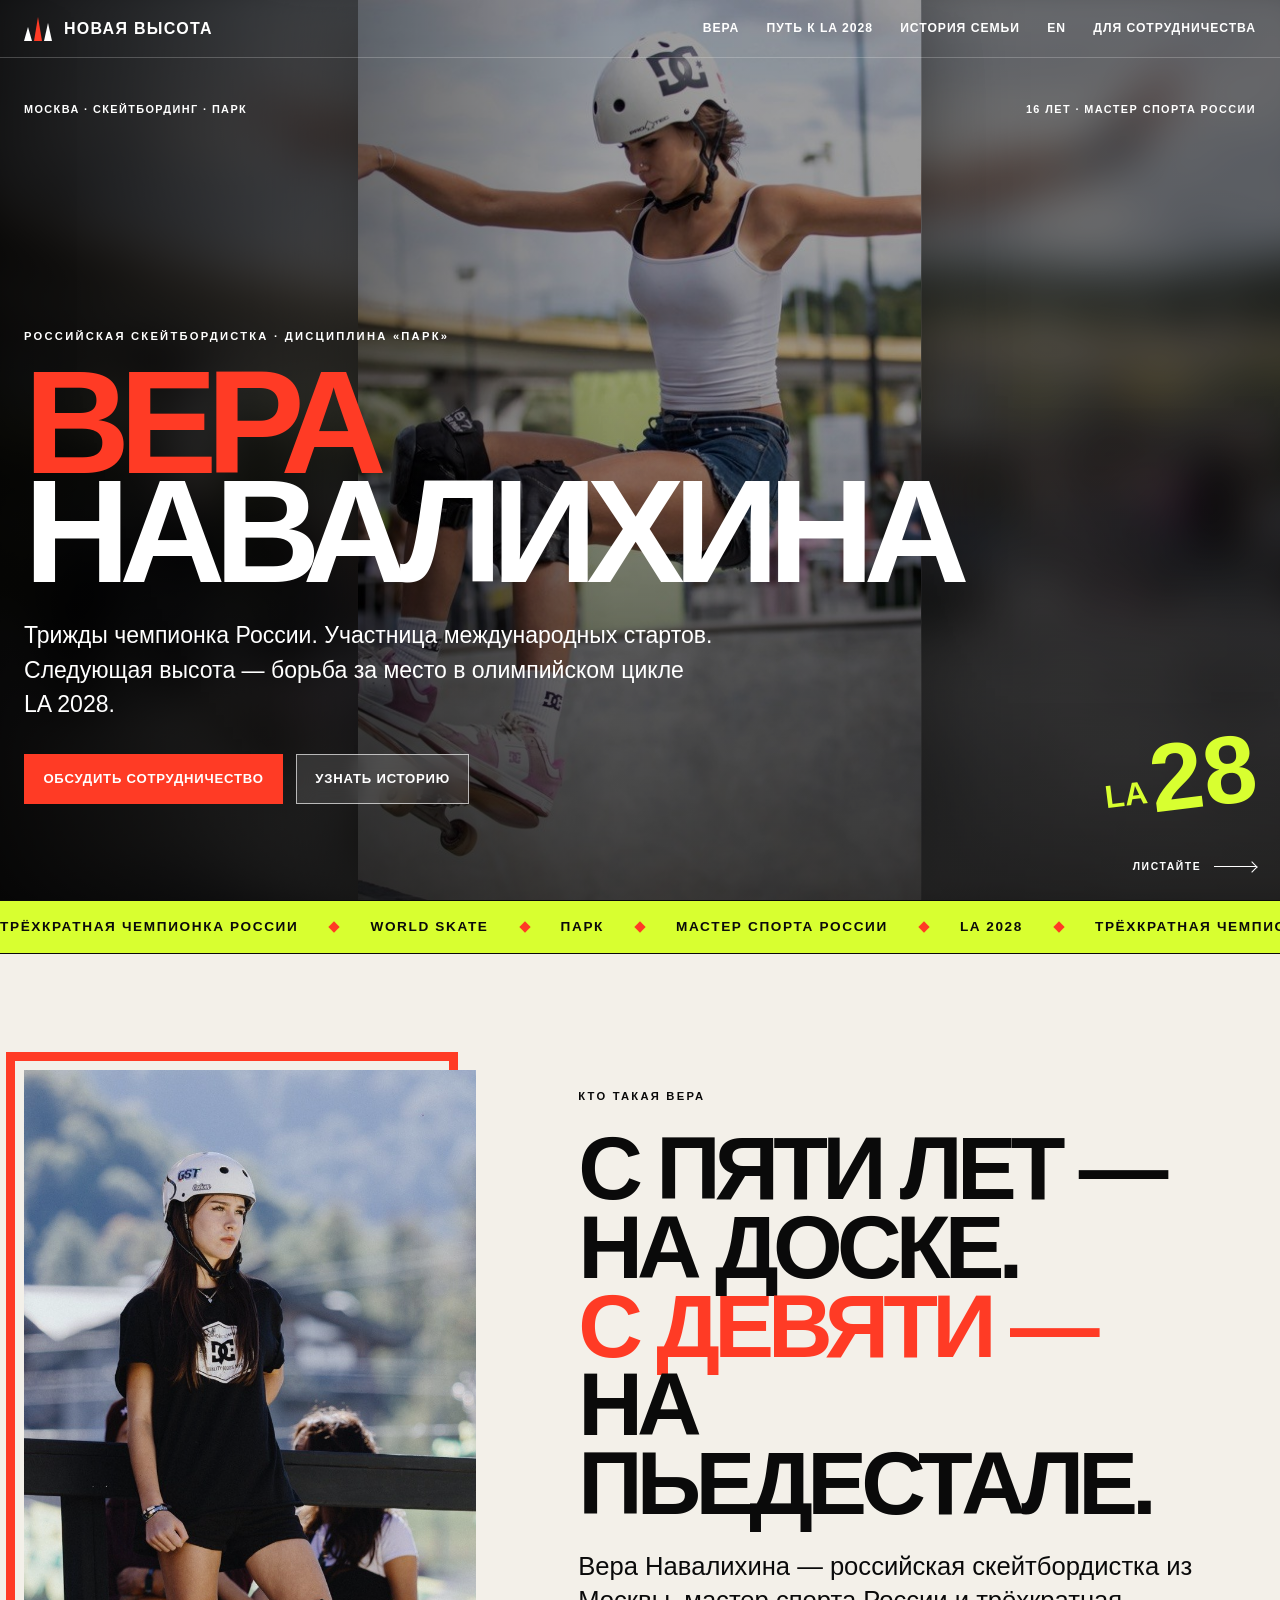
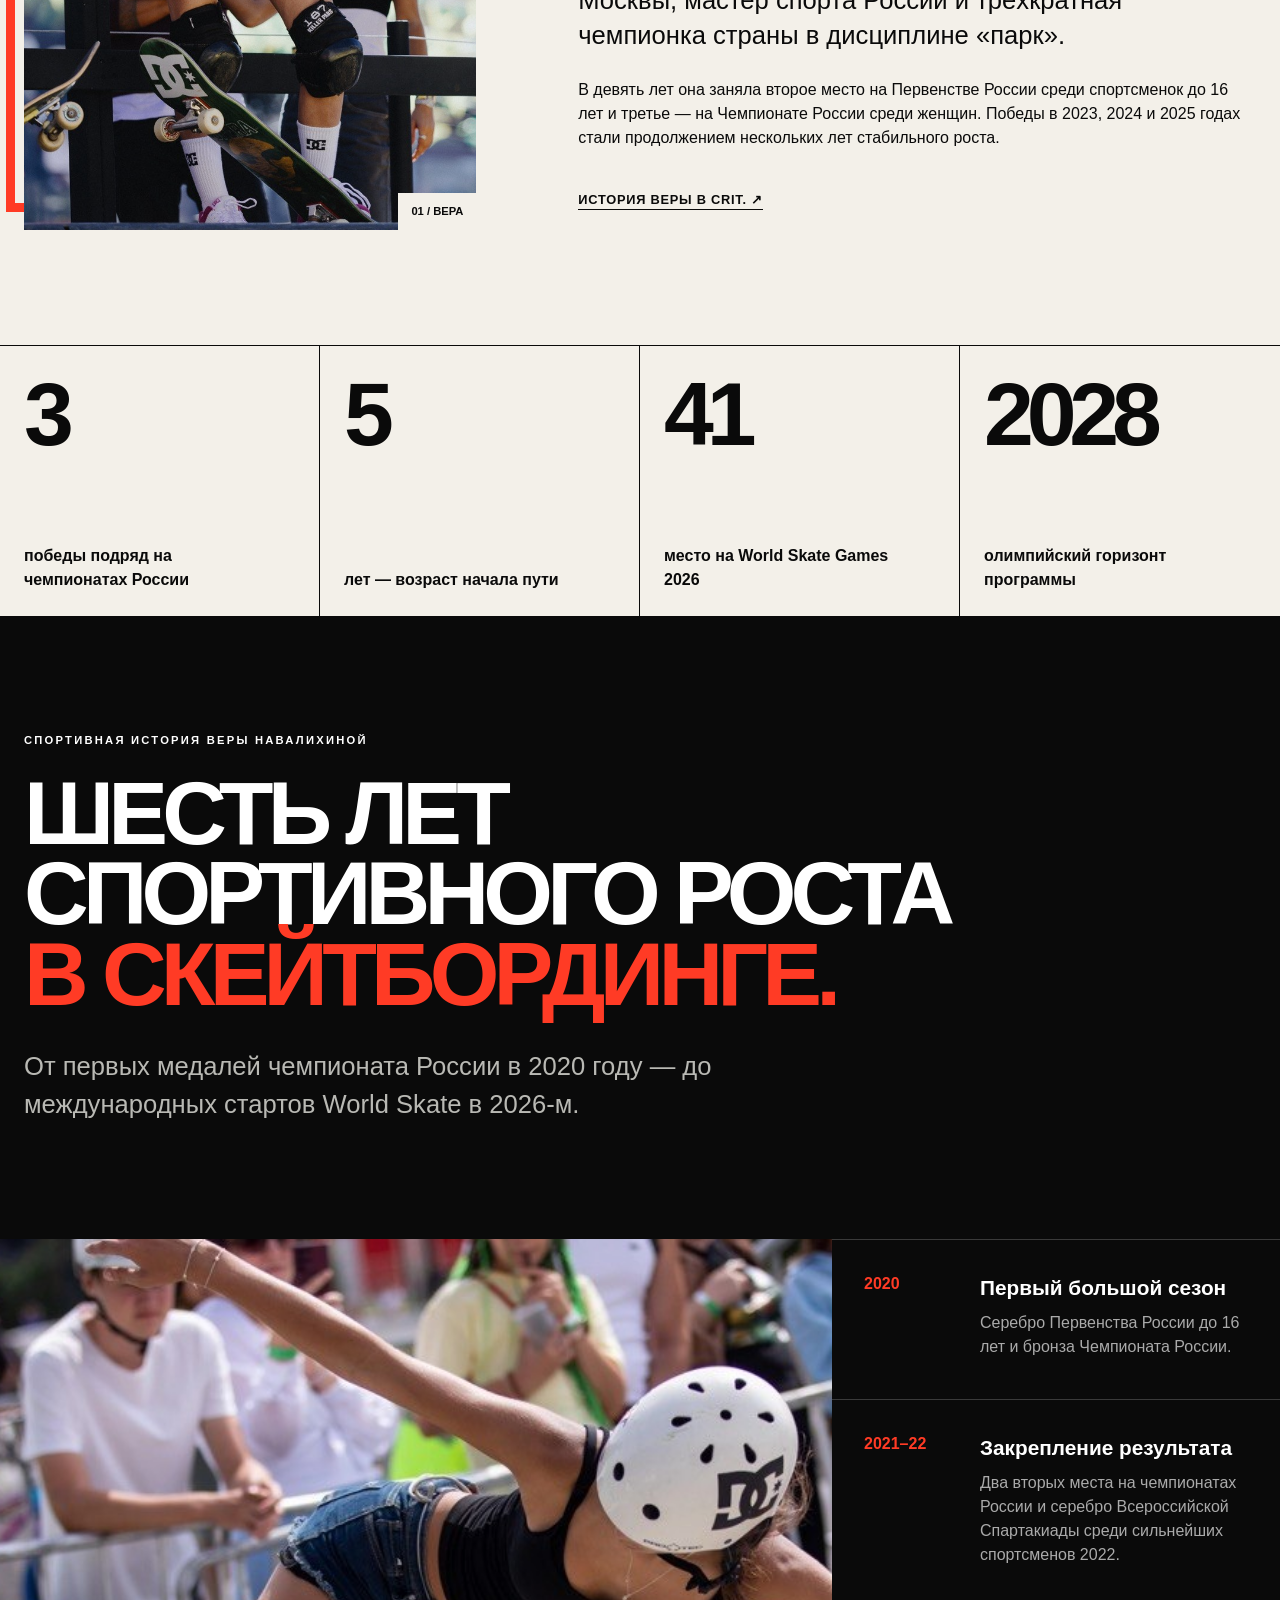
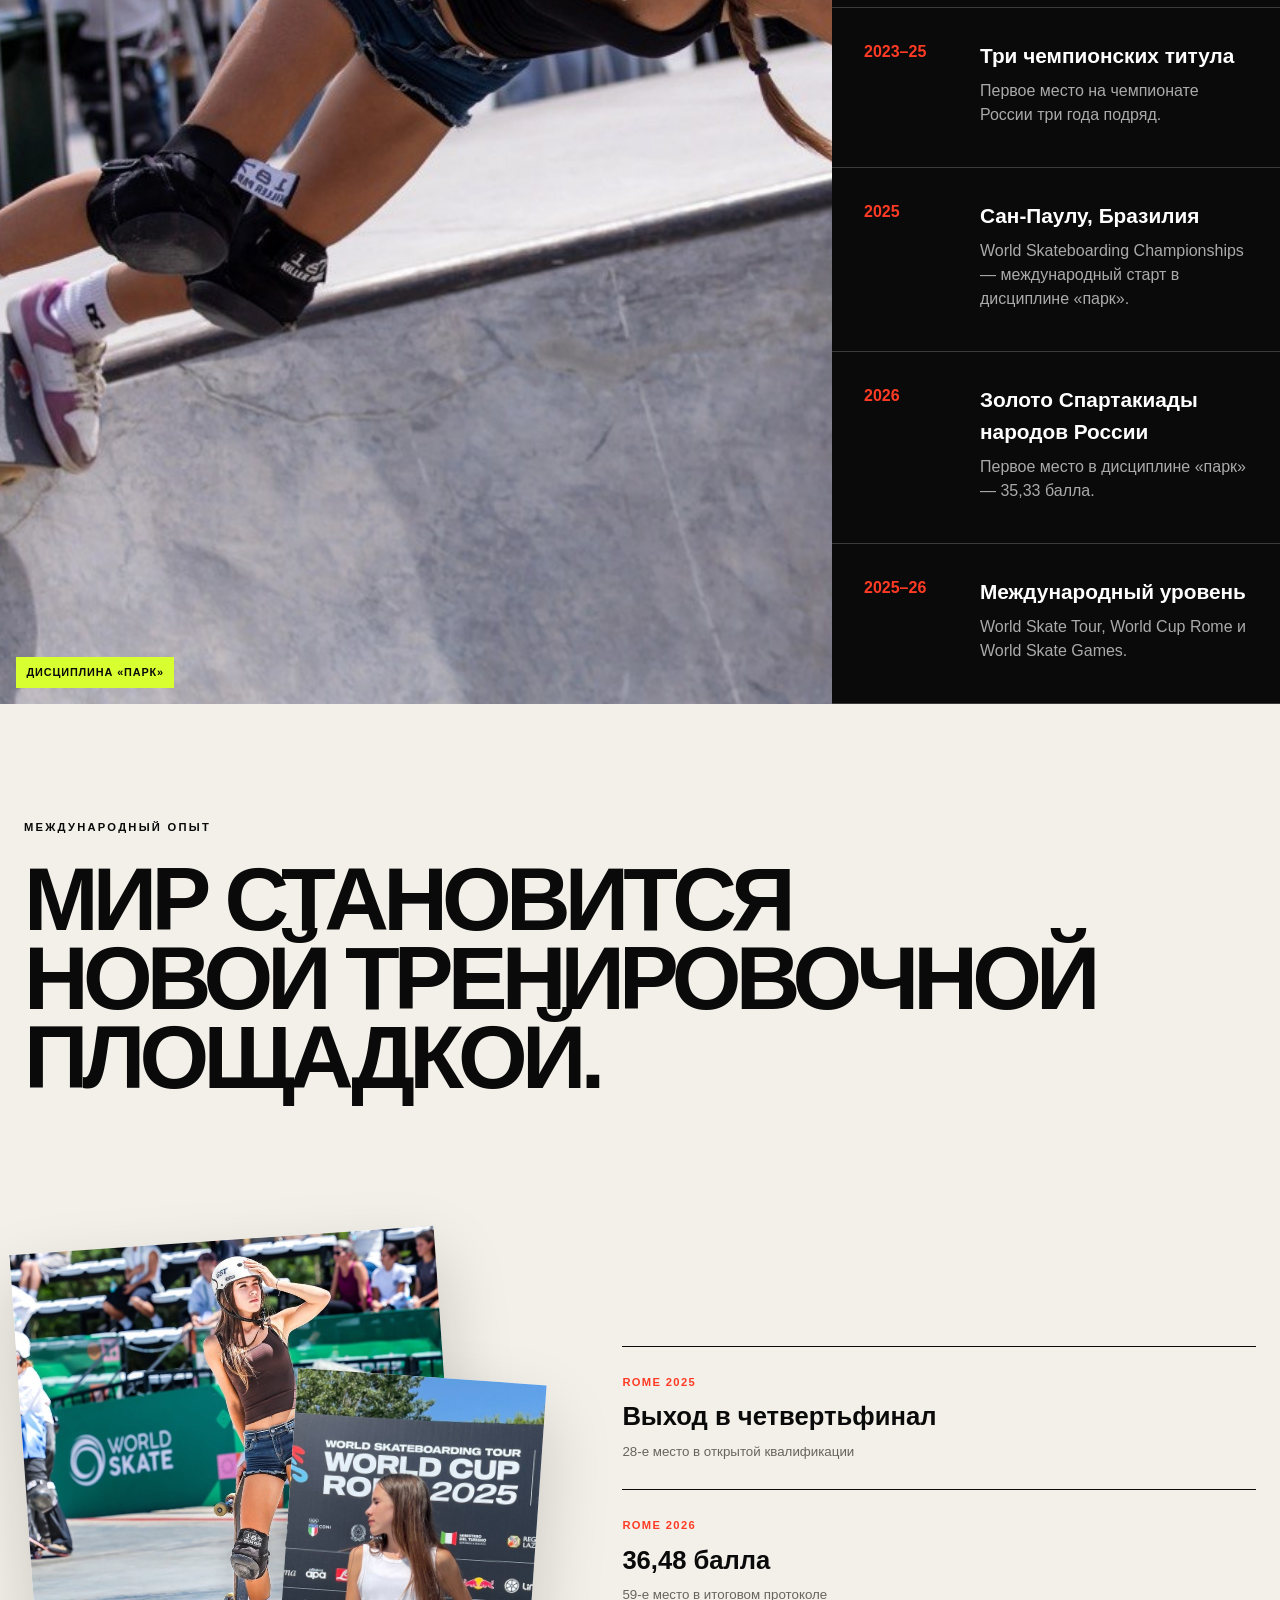
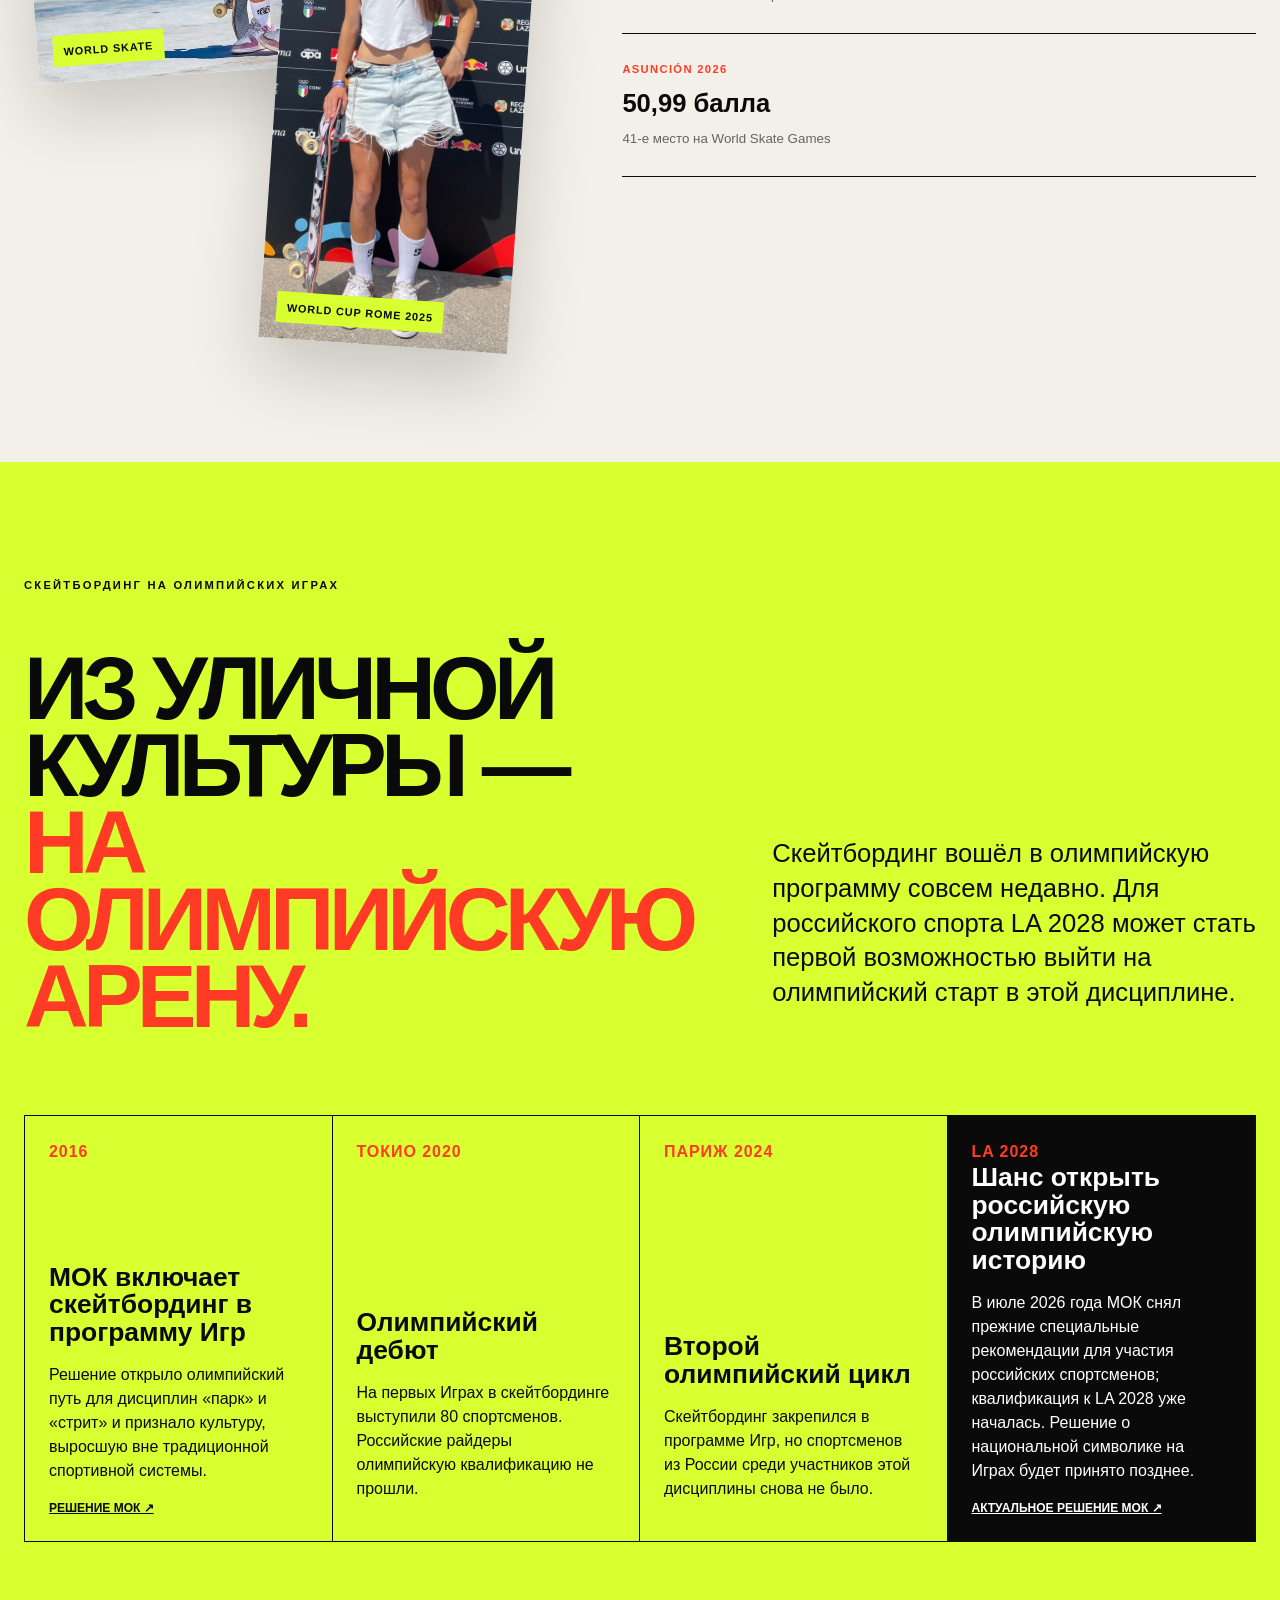
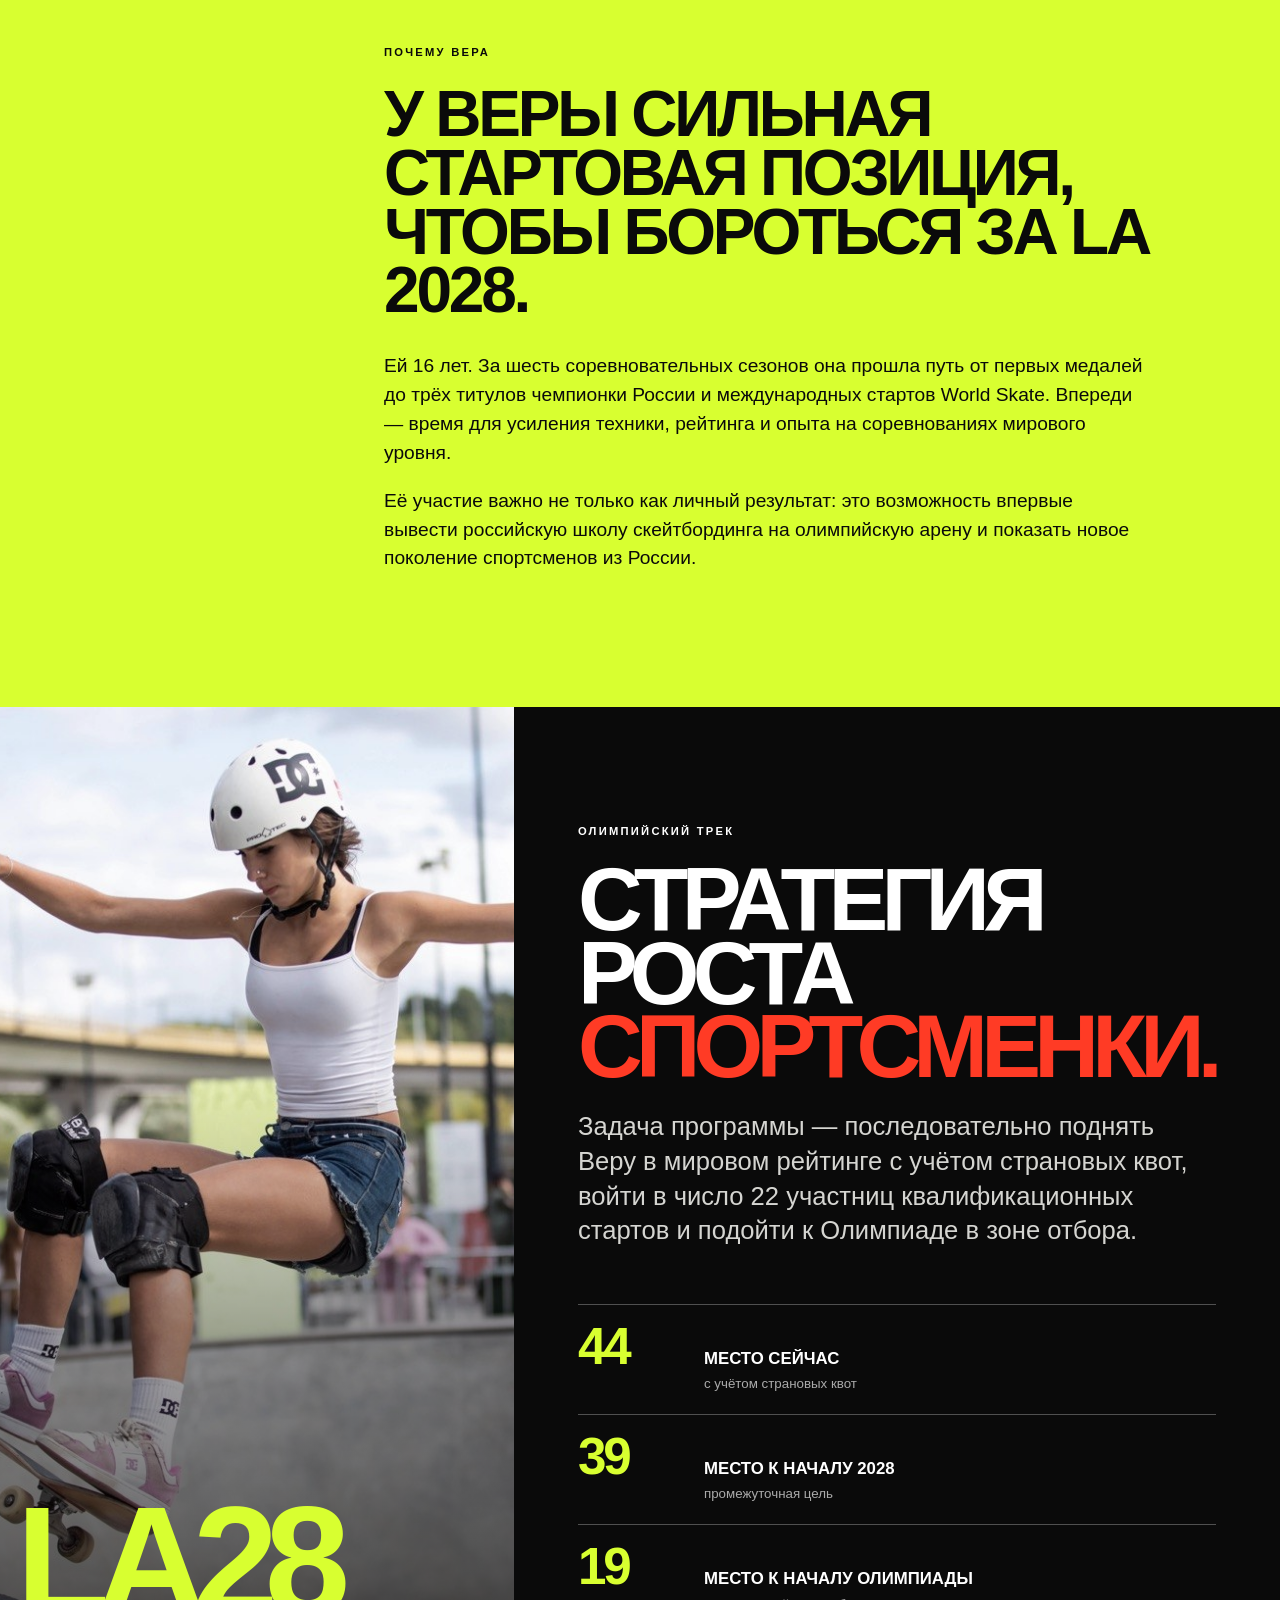
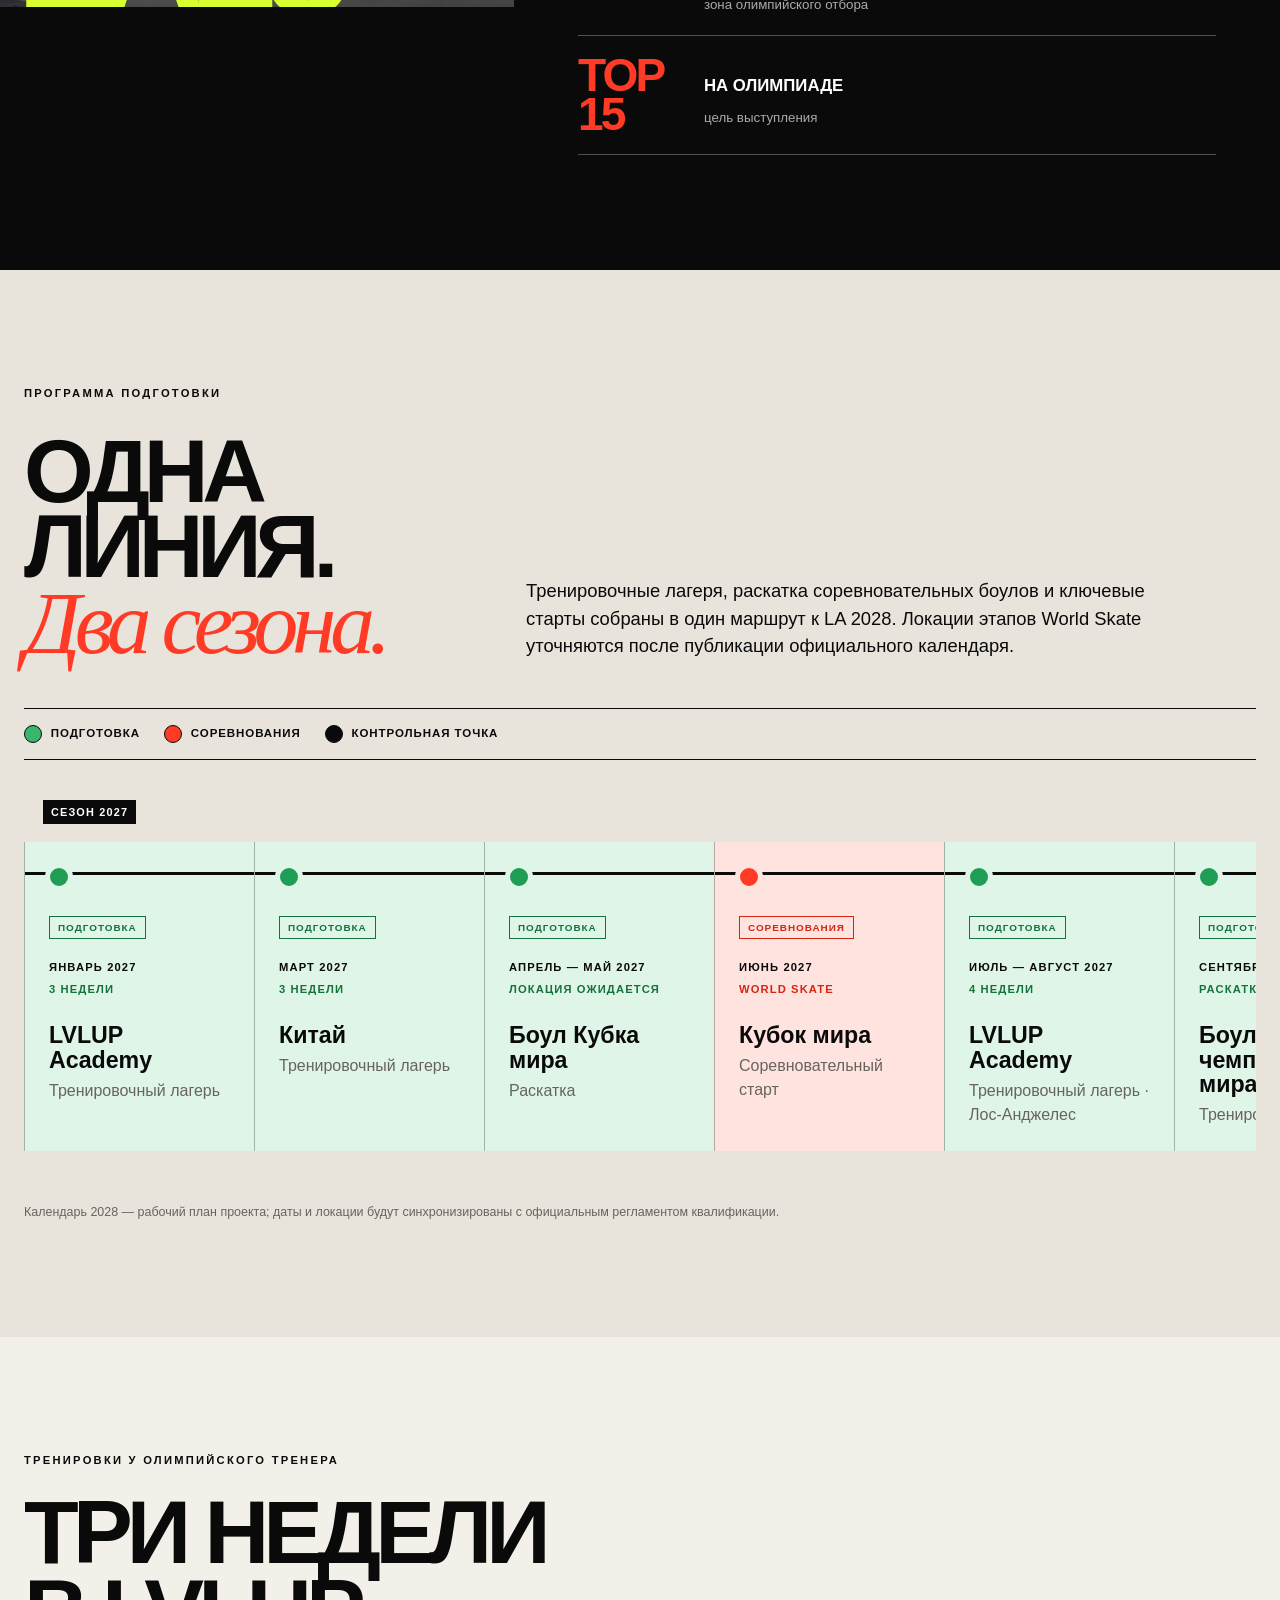
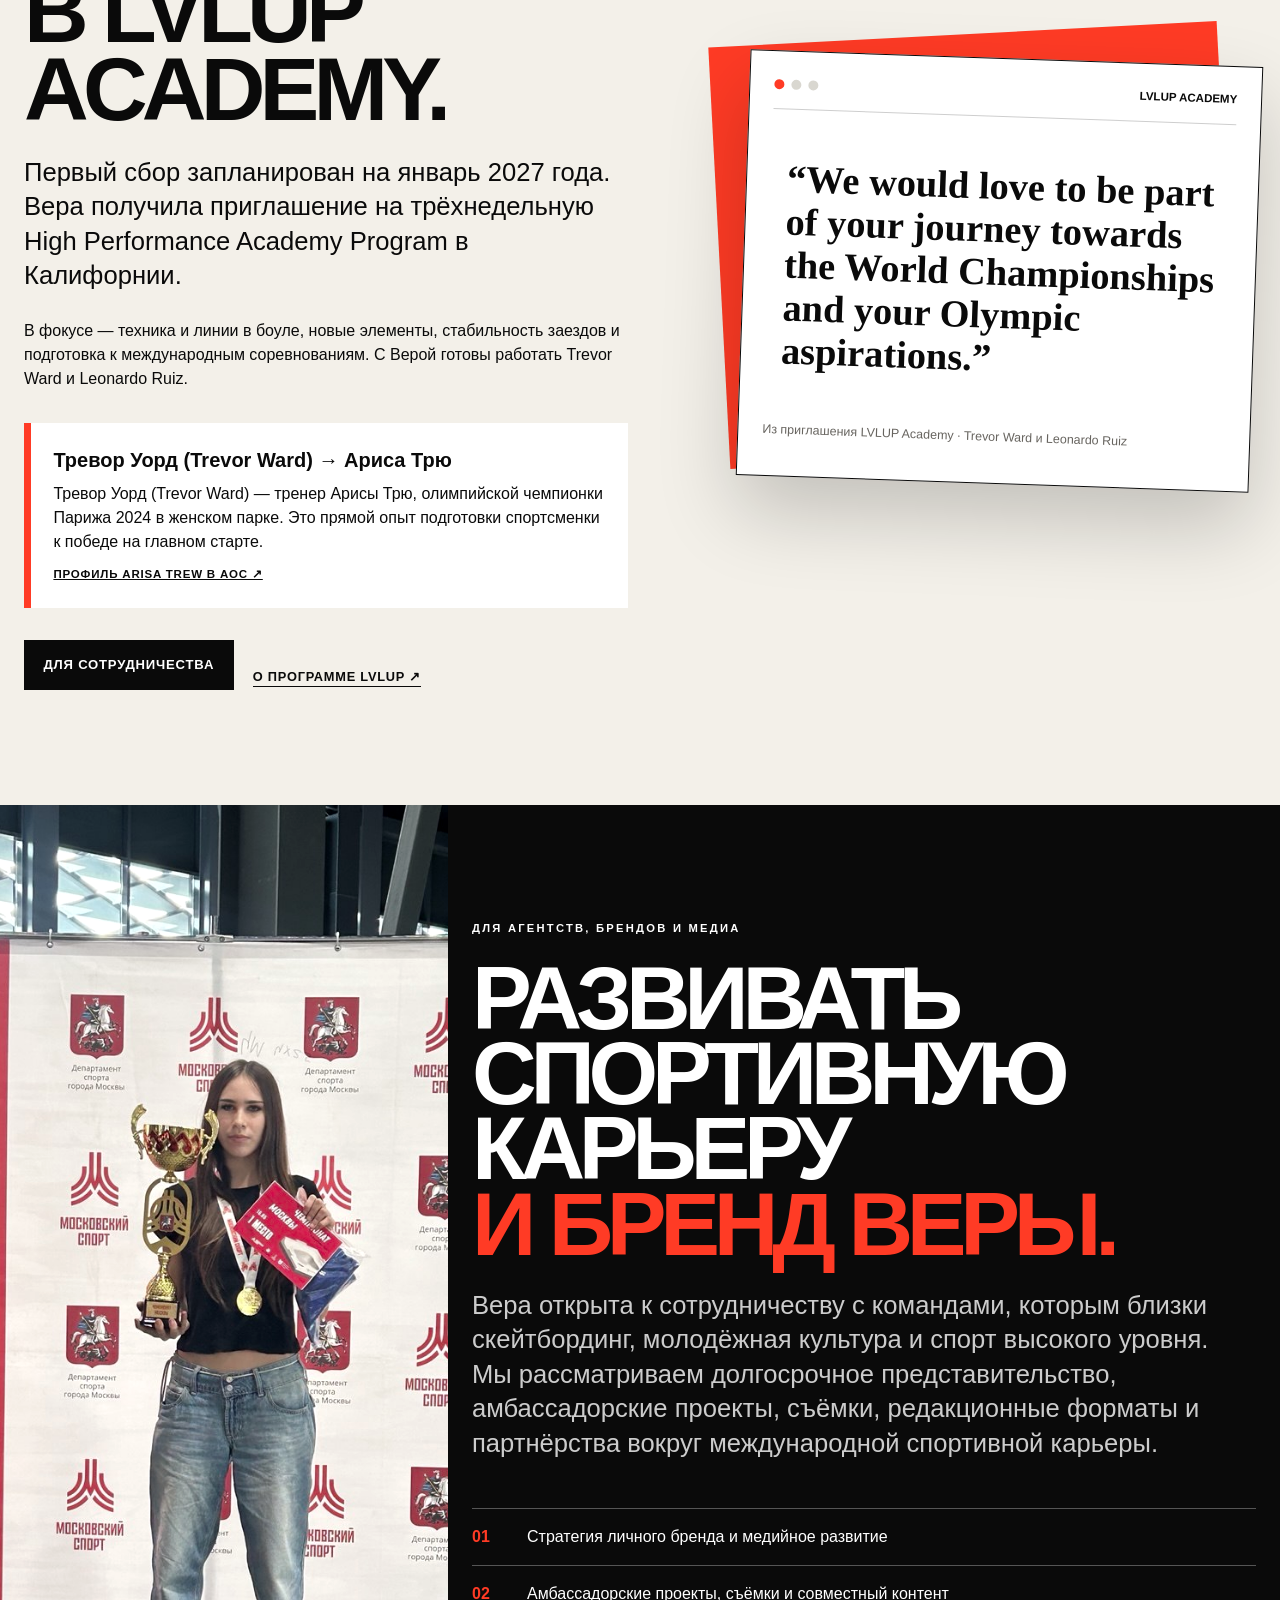
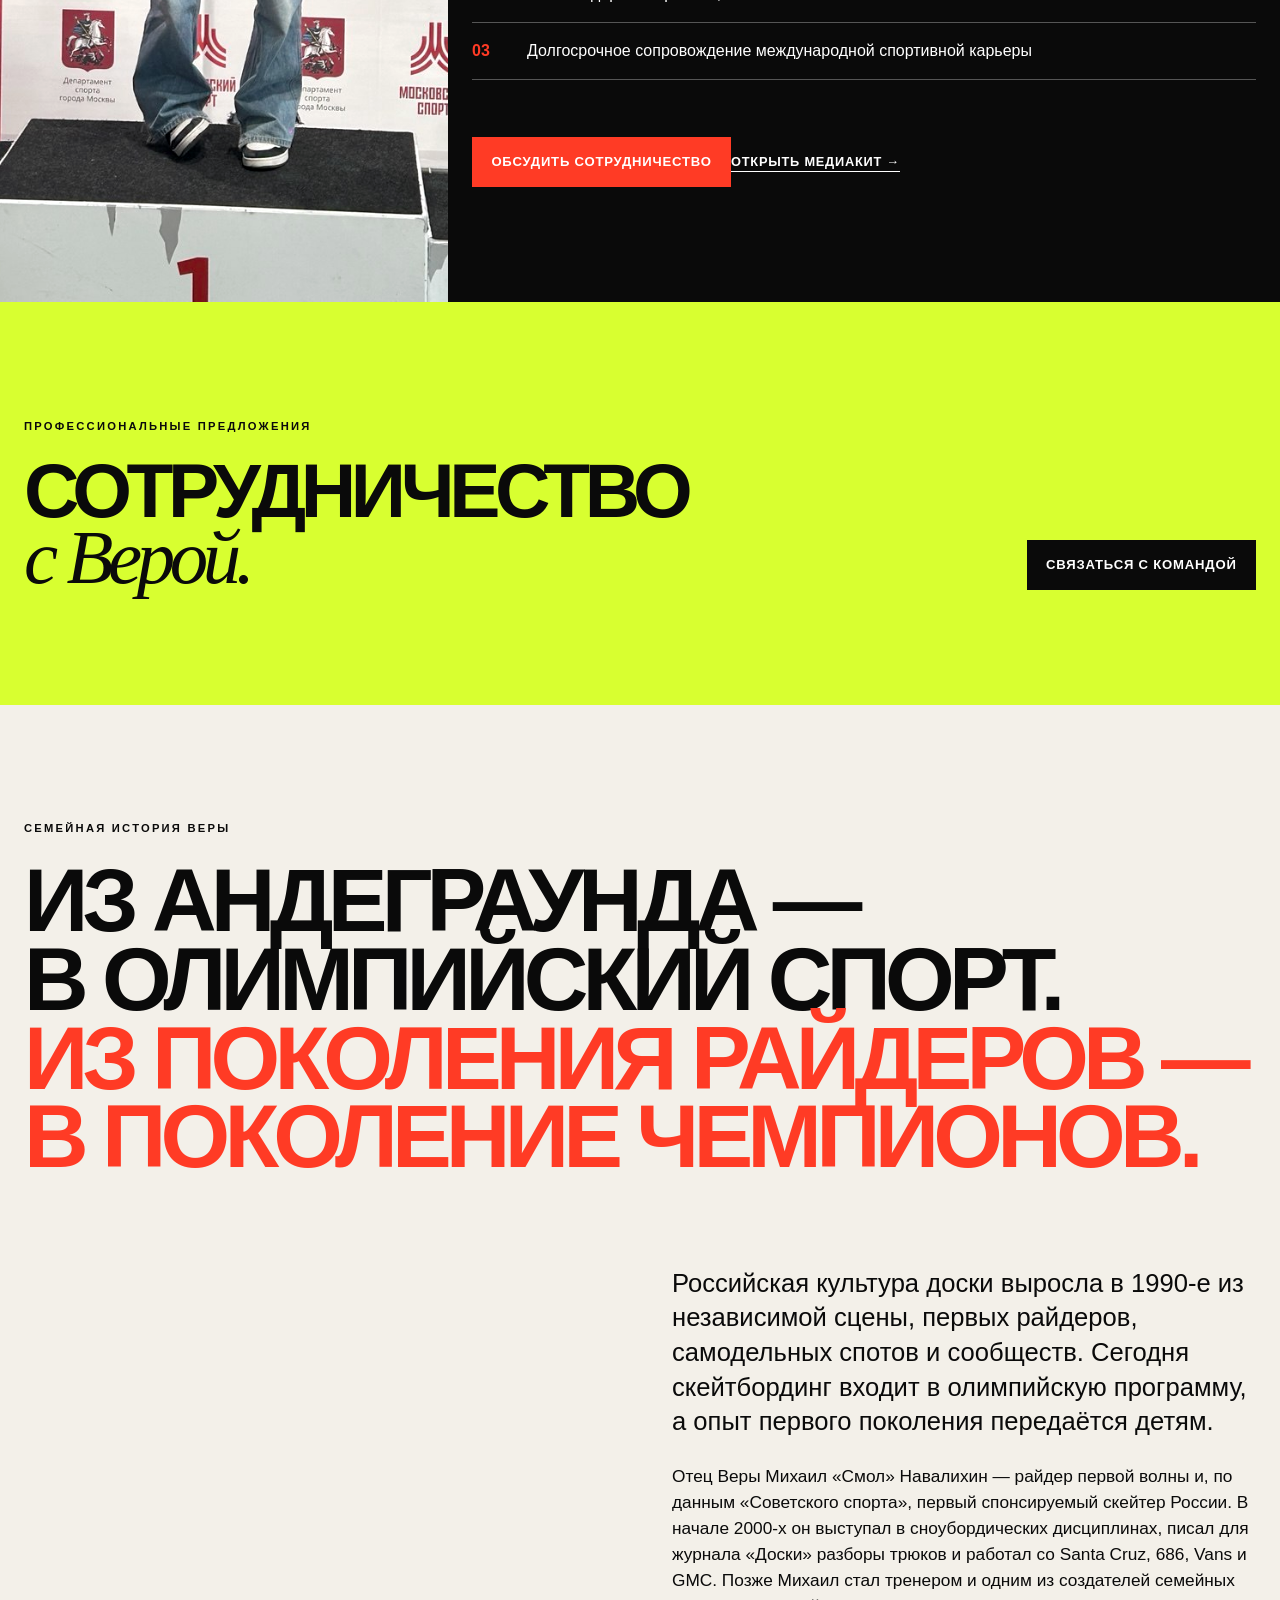
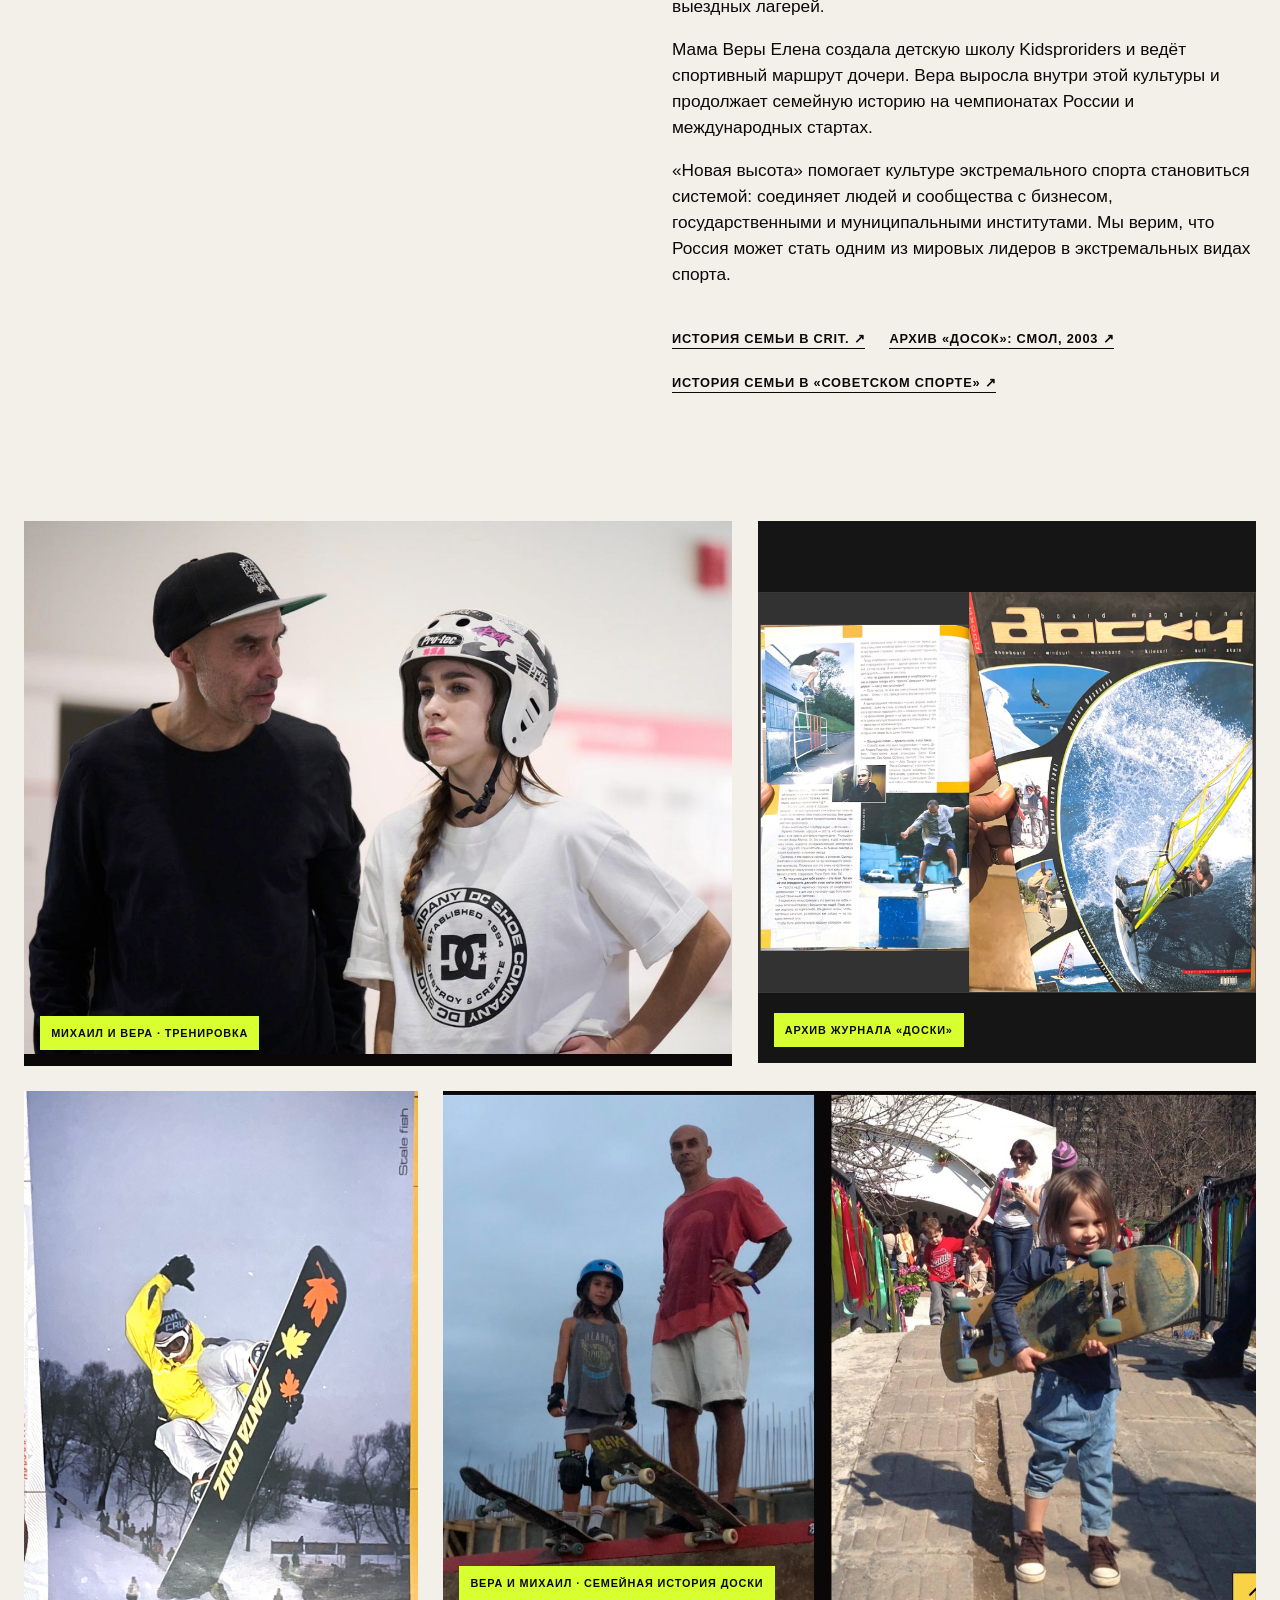
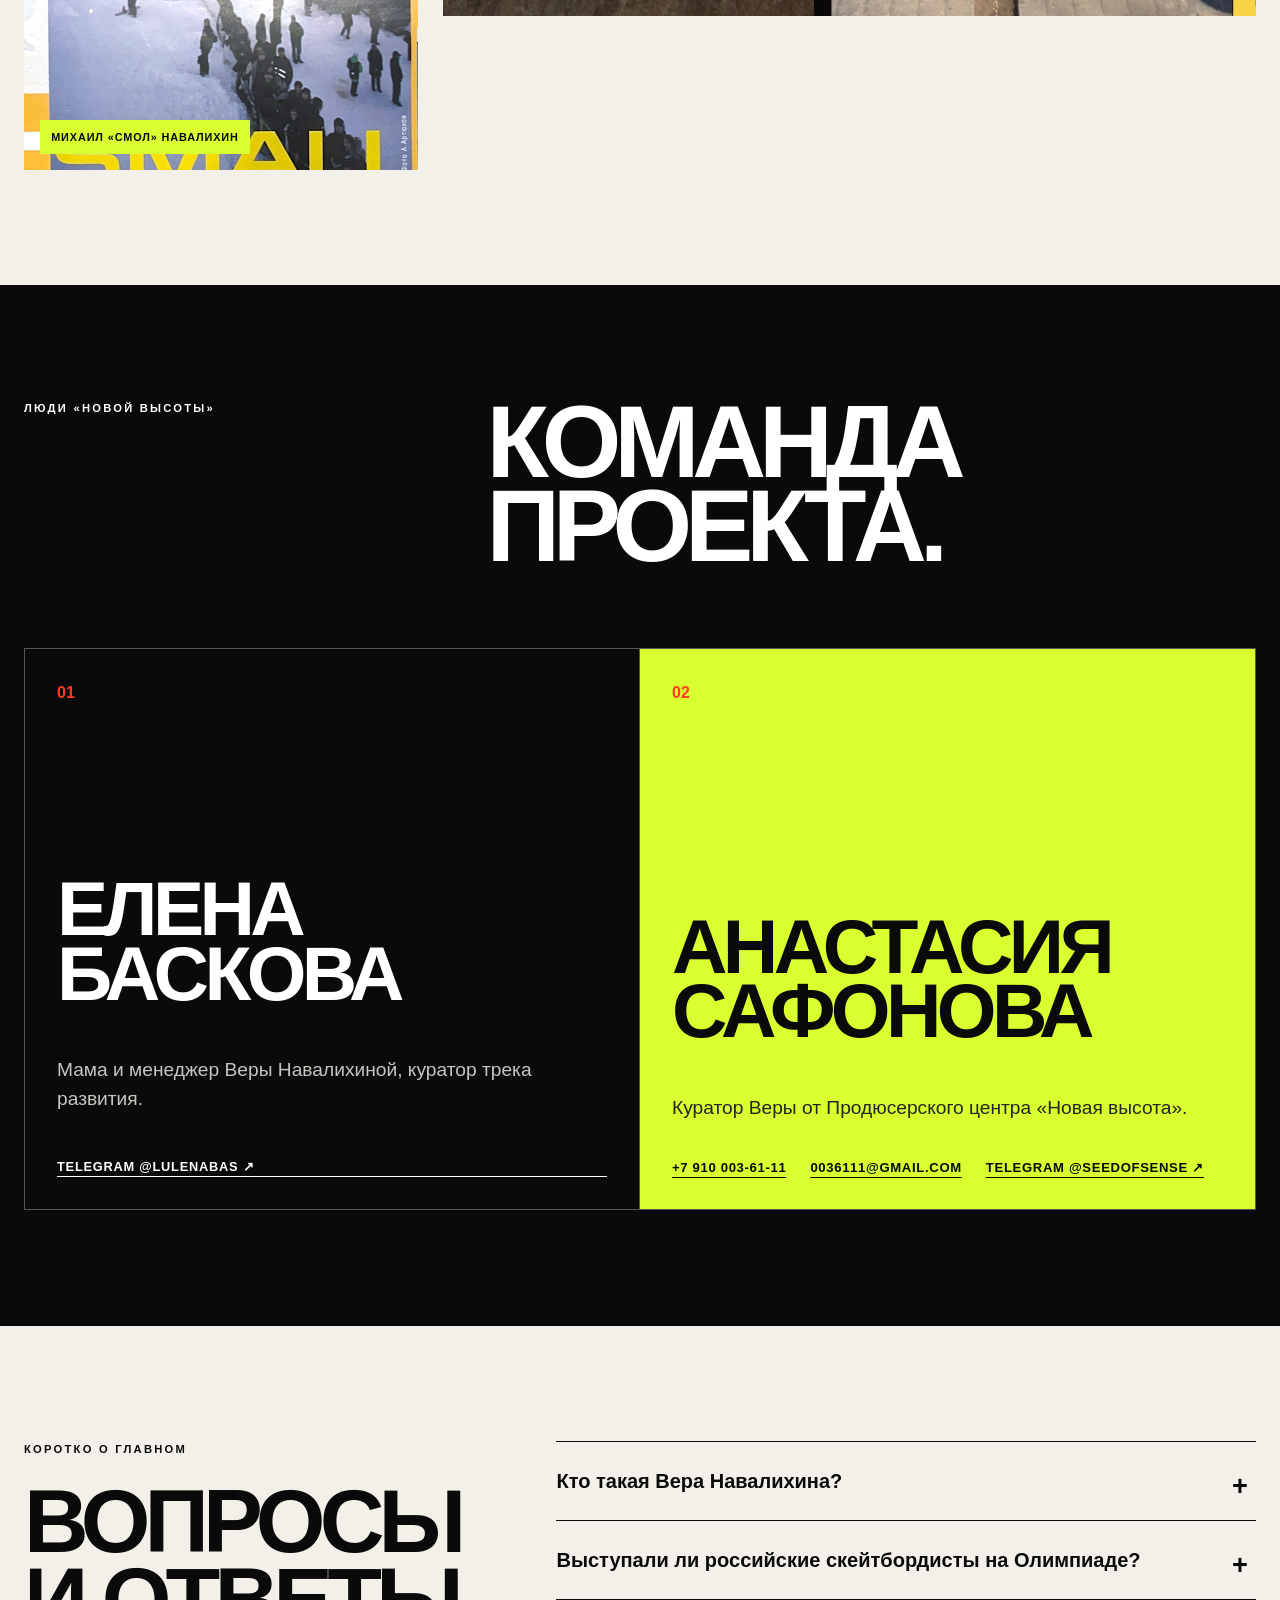
<file: index.html>
<!doctype html>
<html lang="ru">
<head>
  <meta charset="utf-8">
  <meta name="viewport" content="width=device-width, initial-scale=1">
  <meta name="description" content="Вера Навалихина — трёхкратная чемпионка России по скейтбордингу в дисциплине парк. Шесть лет спортивного роста и программа подготовки к олимпийскому циклу LA 2028.">
  <meta name="robots" content="index,follow,max-image-preview:large">
  <meta name="theme-color" content="#0a0a0a">
  <meta property="og:type" content="website">
  <meta property="og:locale" content="ru_RU">
  <meta property="og:title" content="Вера Навалихина — путь к LA 2028">
  <meta property="og:site_name" content="Новая высота">
  <meta property="og:description" content="Спортивный профиль Веры Навалихиной: достижения, международные старты, путь к LA 2028 и форматы сотрудничества с агентствами, брендами и медиа.">
  <meta property="og:url" content="https://0036111-lab.github.io/novaya-vysota/">
  <meta property="og:updated_time" content="2026-11-17T12:00:00+03:00">
  <meta property="og:image" content="https://0036111-lab.github.io/novaya-vysota/assets/vera-air.jpg">
  <meta name="twitter:card" content="summary_large_image">
  <meta name="twitter:title" content="Новая высота — Вера Навалихина и путь к LA 2028">
  <meta name="twitter:description" content="Вера Навалихина: спортивная карьера, путь к LA 2028 и возможности профессионального сотрудничества.">
  <meta name="twitter:image" content="https://0036111-lab.github.io/novaya-vysota/assets/vera-air.jpg">
  <title>Вера Навалихина — чемпионка России по скейтбордингу | Новая высота</title>
  <link rel="canonical" href="https://0036111-lab.github.io/novaya-vysota/">
  <link rel="alternate" hreflang="ru" href="https://0036111-lab.github.io/novaya-vysota/">
  <link rel="alternate" hreflang="en" href="https://0036111-lab.github.io/novaya-vysota/en.html">
  <link rel="alternate" hreflang="x-default" href="https://0036111-lab.github.io/novaya-vysota/">
  <link rel="preload" as="image" href="assets/vera-air.jpg" fetchpriority="high">
  <link rel="icon" href="favicon.svg" type="image/svg+xml">
  <link rel="stylesheet" href="styles.css?v=20261117-1">
  <script type="application/ld+json">
  {"@context":"https://schema.org","@graph":[
    {"@type":"Person","@id":"https://0036111-lab.github.io/novaya-vysota/#vera","name":"Вера Навалихина","url":"https://0036111-lab.github.io/novaya-vysota/#vera","image":"https://0036111-lab.github.io/novaya-vysota/assets/vera-editorial.jpg","jobTitle":"спортсменка","description":"Российская скейтбордистка, мастер спорта России, трёхкратная чемпионка России в дисциплине парк и победительница Спартакиады народов России 2026. Шесть лет соревновательного роста и международный опыт World Skate.","knowsAbout":["скейтбординг","скейтбординг парк","World Skate","олимпийский скейтбординг","LA 2028"],"sameAs":["https://criterium.ru/hero-vera-navalihina/","https://www.sovsport.ru/extreme/articles/po-lichnomu-priglasheniyu-s-sh-a-s-rossijskim-flagom-nasha-skejtbordistka-v-15-let-pokoryaet-mir"]},
    {"@type":"Organization","@id":"https://0036111-lab.github.io/novaya-vysota/#novaya-vysota","name":"Новая высота","url":"https://0036111-lab.github.io/novaya-vysota/","email":"mailto:0036111@gmail.com","telephone":"+7-910-003-61-11","description":"Проект развития экстремального спорта в России, соединяющий спортсменов и сообщества с бизнесом, государственными и муниципальными институтами."},
    {"@type":"WebSite","@id":"https://0036111-lab.github.io/novaya-vysota/#website","url":"https://0036111-lab.github.io/novaya-vysota/","name":"Новая высота — Вера Навалихина","inLanguage":"ru-RU","about":{"@id":"https://0036111-lab.github.io/novaya-vysota/#vera"},"publisher":{"@id":"https://0036111-lab.github.io/novaya-vysota/#novaya-vysota"}},
    {"@type":"WebPage","@id":"https://0036111-lab.github.io/novaya-vysota/#webpage","url":"https://0036111-lab.github.io/novaya-vysota/","name":"Вера Навалихина — чемпионка России по скейтбордингу | Новая высота","isPartOf":{"@id":"https://0036111-lab.github.io/novaya-vysota/#website"},"about":{"@id":"https://0036111-lab.github.io/novaya-vysota/#vera"},"inLanguage":"ru-RU"},
    {"@type":"FAQPage","mainEntity":[{"@type":"Question","name":"Кто такая Вера Навалихина?","acceptedAnswer":{"@type":"Answer","text":"Российская скейтбордистка из Москвы, мастер спорта России и трёхкратная чемпионка России в дисциплине парк."}},{"@type":"Question","name":"Какова цель программы?","acceptedAnswer":{"@type":"Answer","text":"Пройти международный квалификационный цикл, бороться за олимпийскую квоту и представить российскую школу скейтбординга на LA 2028."}},{"@type":"Question","name":"С кем готова сотрудничать Вера?","acceptedAnswer":{"@type":"Answer","text":"Команда Веры рассматривает предложения от спортивных и медийных агентств, брендов и редакций по развитию личного бренда, представительству, съёмкам и долгосрочным партнёрским проектам."}}]}
  ]}
  </script>
</head>
<body>
  <a class="skip-link" href="#main">К содержанию</a>
  <div class="scroll-progress" data-scroll-progress aria-hidden="true"></div>
  <header class="site-header" data-header>
    <a class="brand" href="#top" aria-label="Новая высота — к началу страницы"><span class="brand-mark" aria-hidden="true"><i></i><i></i><i></i></span><span>Новая высота</span></a>
    <button class="menu-button" type="button" aria-expanded="false" aria-controls="site-nav" data-menu-button>Меню</button>
    <nav class="site-nav" id="site-nav" aria-label="Основная навигация" data-nav>
      <a href="#vera">Вера</a><a href="#roadmap">Путь к LA 2028</a><a href="#project">История семьи</a><a href="en.html" lang="en" hreflang="en">EN</a><a href="https://t.me/seedofsense" target="_blank" rel="noreferrer">Для сотрудничества</a>
    </nav>
  </header>

  <main id="main">
    <section class="hero" id="top" aria-labelledby="hero-title">
      <div class="hero-media" aria-hidden="true"><video muted loop playsinline preload="none" poster="assets/vera-air.jpg" data-deferred-video><source data-src="assets/vera-hero.mp4" type="video/mp4"></video><div class="hero-media-blur"></div><div class="hero-shade"></div></div>
      <div class="hero-topline"><span>Москва · Скейтбординг · Парк</span><span>16 лет · Мастер спорта России</span></div>
      <div class="hero-copy" data-reveal>
        <p class="eyebrow light">Российская скейтбордистка · дисциплина «парк»</p>
        <h1 id="hero-title"><span>Вера</span><br>Навалихина</h1>
        <p class="hero-lead">Трижды чемпионка России. Участница международных стартов. Следующая высота — борьба за место в олимпийском цикле LA 2028.</p>
        <div class="hero-actions"><a class="button button-accent" href="https://t.me/seedofsense" target="_blank" rel="noreferrer">Обсудить сотрудничество</a><a class="button button-glass" href="#vera">Узнать историю</a></div>
      </div>
      <div class="hero-stamp" aria-hidden="true"><span>LA</span><strong>28</strong></div>
      <a class="scroll-cue" href="#vera"><span>Листайте</span><i></i></a>
    </section>

    <section class="signal" aria-label="Ключевые достижения"><div class="signal-track"><span>Трёхкратная чемпионка России</span><i></i><span>World Skate</span><i></i><span>Парк</span><i></i><span>Мастер спорта России</span><i></i><span>LA 2028</span><i></i><span aria-hidden="true">Трёхкратная чемпионка России</span><i aria-hidden="true"></i><span aria-hidden="true">World Skate</span><i aria-hidden="true"></i><span aria-hidden="true">Парк</span></div></section>

    <section class="profile section-pad" id="vera" aria-labelledby="profile-title">
      <div class="profile-image image-frame" data-reveal><img src="assets/vera-editorial.jpg" alt="Скейтбордистка Вера Навалихина со скейтбордом" width="853" height="1280"><span class="frame-index">01 / Вера</span></div>
      <div class="profile-copy" data-reveal>
        <p class="eyebrow">Кто такая Вера</p><h2 id="profile-title">С пяти лет —<br>на доске.<br><em>С девяти —</em><br>на пьедестале.</h2>
        <p class="large-copy">Вера Навалихина — российская скейтбордистка из Москвы, мастер спорта России и трёхкратная чемпионка страны в дисциплине «парк».</p>
        <p>В девять лет она заняла второе место на Первенстве России среди спортсменок до 16 лет и третье — на Чемпионате России среди женщин. Победы в 2023, 2024 и 2025 годах стали продолжением нескольких лет стабильного роста.</p>
        <a class="source-link" href="https://criterium.ru/hero-vera-navalihina/" target="_blank" rel="noreferrer">История Веры в CRIT. ↗</a>
      </div>
    </section>

    <section class="numbers" aria-label="Вера Навалихина в цифрах"><article data-reveal><strong>3</strong><span>победы подряд на чемпионатах России</span></article><article data-reveal><strong>5</strong><span>лет — возраст начала пути</span></article><article data-reveal><strong>41</strong><span>место на World Skate Games 2026</span></article><article data-reveal><strong>2028</strong><span>олимпийский горизонт программы</span></article></section>

    <section class="story section-dark" aria-labelledby="story-title">
      <div class="story-heading section-pad"><p class="eyebrow light">Спортивная история Веры Навалихиной</p><h2 id="story-title">Шесть лет спортивного роста<br><span>в скейтбординге.</span></h2><p class="story-lead">От первых медалей чемпионата России в 2020 году — до международных стартов World Skate в 2026-м.</p></div>
      <div class="story-grid">
        <figure class="story-photo story-photo-wide" data-parallax><img src="assets/vera-grind.jpg" alt="Вера Навалихина выполняет элемент в скейтпарке" width="1280" height="854" loading="lazy"><figcaption>Дисциплина «Парк»</figcaption></figure>
        <ol class="timeline"><li data-reveal><time>2020</time><div><strong>Первый большой сезон</strong><p>Серебро Первенства России до 16 лет и бронза Чемпионата России.</p></div></li><li data-reveal><time>2021–22</time><div><strong>Закрепление результата</strong><p>Два вторых места на чемпионатах России и серебро Всероссийской Спартакиады среди сильнейших спортсменов 2022.</p></div></li><li data-reveal><time>2023–25</time><div><strong>Три чемпионских титула</strong><p>Первое место на чемпионате России три года подряд.</p></div></li><li data-reveal><time>2025</time><div><strong>Сан‑Паулу, Бразилия</strong><p>World Skateboarding Championships — международный старт в дисциплине «парк».</p></div></li><li data-reveal><time>2026</time><div><strong>Золото Спартакиады народов России</strong><p>Первое место в дисциплине «парк» — 35,33 балла.</p></div></li><li data-reveal><time>2025–26</time><div><strong>Международный уровень</strong><p>World Skate Tour, World Cup Rome и World Skate Games.</p></div></li></ol>
      </div>
    </section>

    <section class="international section-pad" aria-labelledby="international-title">
      <div class="section-intro" data-reveal><p class="eyebrow">Международный опыт</p><h2 id="international-title">Мир становится<br>новой тренировочной<br>площадкой.</h2></div>
      <div class="photo-stack" data-reveal><figure class="photo-card card-back"><img src="assets/vera-world-skate.jpg" alt="Вера Навалихина на международных соревнованиях World Skate" width="1280" height="853" loading="lazy"><figcaption>World Skate</figcaption></figure><figure class="photo-card card-front"><img src="assets/vera-rome-2025.jpg" alt="Вера Навалихина на World Cup Rome 2025" width="960" height="1280" loading="lazy"><figcaption>World Cup Rome 2025</figcaption></figure></div>
      <div class="result-list"><div><span>Rome 2025</span><strong>Выход в четвертьфинал</strong><small>28-е место в открытой квалификации</small></div><div><span>Rome 2026</span><strong>36,48 балла</strong><small>59-е место в итоговом протоколе</small></div><div><span>Asunción 2026</span><strong>50,99 балла</strong><small>41-е место на World Skate Games</small></div></div>
    </section>

    <section class="olympic section-pad" id="olympic" aria-labelledby="olympic-title">
      <div class="olympic-intro" data-reveal><p class="eyebrow">Скейтбординг на Олимпийских играх</p><h2 id="olympic-title">Из уличной культуры —<br><span>на олимпийскую арену.</span></h2><p class="large-copy">Скейтбординг вошёл в олимпийскую программу совсем недавно. Для российского спорта LA 2028 может стать первой возможностью выйти на олимпийский старт в этой дисциплине.</p></div>
      <div class="olympic-history">
        <article data-reveal><time>2016</time><h3>МОК включает скейтбординг в программу Игр</h3><p>Решение открыло олимпийский путь для дисциплин «парк» и «стрит» и признало культуру, выросшую вне традиционной спортивной системы.</p><a href="https://www.olympics.com/ioc/news/ioc-approves-five-new-sports-for-olympic-games-tokyo-2020" target="_blank" rel="noreferrer">Решение МОК ↗</a></article>
        <article data-reveal><time>Токио 2020</time><h3>Олимпийский дебют</h3><p>На первых Играх в скейтбординге выступили 80 спортсменов. Российские райдеры олимпийскую квалификацию не прошли.</p></article>
        <article data-reveal><time>Париж 2024</time><h3>Второй олимпийский цикл</h3><p>Скейтбординг закрепился в программе Игр, но спортсменов из России среди участников этой дисциплины снова не было.</p></article>
        <article class="olympic-focus" data-reveal><time>LA 2028</time><h3>Шанс открыть российскую олимпийскую историю</h3><p>В июле 2026 года МОК снял прежние специальные рекомендации для участия российских спортсменов; квалификация к LA 2028 уже началась. Решение о национальной символике на Играх будет принято позднее.</p><a href="https://www.olympics.com/ioc/news/ioc-provisionally-lifts-suspension-of-russian-olympic-committee-recommendations-to-ifs-with-regard-to-russian-athletes-participation-no-longer-applicable?linkId=976058258" target="_blank" rel="noreferrer">Актуальное решение МОК ↗</a></article>
      </div>
      <div class="olympic-vera" data-reveal><p class="eyebrow">Почему Вера</p><h3>У Веры сильная стартовая позиция, чтобы бороться за LA 2028.</h3><p>Ей 16 лет. За шесть соревновательных сезонов она прошла путь от первых медалей до трёх титулов чемпионки России и международных стартов World Skate. Впереди — время для усиления техники, рейтинга и опыта на соревнованиях мирового уровня.</p><p>Её участие важно не только как личный результат: это возможность впервые вывести российскую школу скейтбординга на олимпийскую арену и показать новое поколение спортсменов из России.</p></div>
    </section>

    <section class="roadmap" id="roadmap" aria-labelledby="roadmap-title">
      <div class="roadmap-visual"><img src="assets/vera-air.jpg" alt="Вера Навалихина выполняет прыжок на скейтборде" width="1280" height="918" loading="lazy"><div class="roadmap-word" aria-hidden="true">LA28</div></div>
      <div class="roadmap-content section-pad"><p class="eyebrow light">Олимпийский трек</p><h2 id="roadmap-title">Стратегия роста<br><span>спортсменки.</span></h2><p class="large-copy">Задача программы — последовательно поднять Веру в мировом рейтинге с учётом страновых квот, войти в число 22 участниц квалификационных стартов и подойти к Олимпиаде в зоне отбора.</p><ol class="ranking-track"><li><strong>44</strong><span>место сейчас</span><small>с учётом страновых квот</small></li><li><strong>39</strong><span>место к началу 2028</span><small>промежуточная цель</small></li><li><strong>19</strong><span>место к началу Олимпиады</span><small>зона олимпийского отбора</small></li><li class="ranking-goal"><strong>TOP 15</strong><span>на Олимпиаде</span><small>цель выступления</small></li></ol></div>
    </section>

    <section class="preparation section-pad" id="preparation" aria-labelledby="preparation-title">
      <div class="preparation-heading" data-reveal><p class="eyebrow">Программа подготовки</p><h2 id="preparation-title">Одна линия.<br><em>Два сезона.</em></h2><p>Тренировочные лагеря, раскатка соревновательных боулов и ключевые старты собраны в один маршрут к LA 2028. Локации этапов World Skate уточняются после публикации официального календаря.</p></div>
      <div class="training-legend" aria-label="Обозначения календаря"><span class="legend-prep"><i></i>Подготовка</span><span class="legend-comp"><i></i>Соревнования</span><span class="legend-milestone"><i></i>Контрольная точка</span></div>
      <div class="training-line" aria-label="Календарь подготовки Веры к Олимпиаде LA 2028">
        <article class="training-point camp season-start" data-season="Сезон 2027" data-reveal><b class="point-kind">Подготовка</b><time>Январь 2027</time><span>3 недели</span><h3>LVLUP Academy</h3><p>Тренировочный лагерь</p></article>
        <article class="training-point camp" data-reveal><b class="point-kind">Подготовка</b><time>Март 2027</time><span>3 недели</span><h3>Китай</h3><p>Тренировочный лагерь</p></article>
        <article class="training-point rollout" data-reveal><b class="point-kind">Подготовка</b><time>Апрель — май 2027</time><span>Локация ожидается</span><h3>Боул Кубка мира</h3><p>Раскатка</p></article>
        <article class="training-point start" data-reveal><b class="point-kind">Соревнования</b><time>Июнь 2027</time><span>World Skate</span><h3>Кубок мира</h3><p>Соревновательный старт</p></article>
        <article class="training-point camp" data-reveal><b class="point-kind">Подготовка</b><time>Июль — август 2027</time><span>4 недели</span><h3>LVLUP Academy</h3><p>Тренировочный лагерь · Лос-Анджелес</p></article>
        <article class="training-point rollout" data-reveal><b class="point-kind">Подготовка</b><time>Сентябрь 2027</time><span>Раскатка</span><h3>Боул чемпионата мира</h3><p>Тренировочный лагерь</p></article>
        <article class="training-point start" data-reveal><b class="point-kind">Соревнования</b><time>Октябрь 2027</time><span>Локация ожидается</span><h3>Чемпионат мира</h3><p>Park</p></article>
        <article class="training-point checkpoint season-start" data-season="Сезон 2028" data-reveal><b class="point-kind">Контрольная точка</b><time>31 марта 2028</time><span>Этап 1</span><h3>Рейтинг</h3><p>Завершение первой фазы отбора</p></article>
        <article class="training-point camp" data-reveal><b class="point-kind">Подготовка</b><time>15–30 апреля 2028</time><span>2 недели</span><h3>Токио</h3><p>Предстартовый лагерь</p></article>
        <article class="training-point start" data-reveal><b class="point-kind">Соревнования</b><time>4–7 мая 2028</time><span>Q-Series</span><h3>Токио</h3><p>Квалификационный старт</p></article>
        <article class="training-point camp" data-reveal><b class="point-kind">Подготовка</b><time>20–31 мая 2028</time><span>12 дней</span><h3>Северная Америка</h3><p>Тренировочный лагерь</p></article>
        <article class="training-point start" data-reveal><b class="point-kind">Соревнования</b><time>1–4 июня 2028</time><span>Q-Series</span><h3>Монреаль</h3><p>Квалификационный старт</p></article>
        <article class="training-point start" data-reveal><b class="point-kind">Соревнования</b><time>8–11 июня 2028</time><span>Q-Series</span><h3>Орландо</h3><p>Квалификационный старт</p></article>
        <article class="training-point camp" data-reveal><b class="point-kind">Подготовка</b><time>12–24 июля 2028</time><span>13 дней</span><h3>Лос-Анджелес</h3><p>Предолимпийский лагерь</p></article>
        <article class="training-point start final" data-reveal><b class="point-kind">Соревнования</b><time>25–27 июля 2028</time><span>LA 2028</span><h3>Women’s Park</h3><p>Олимпийский старт</p></article>
      </div>
      <p class="calendar-note">Календарь 2028 — рабочий план проекта; даты и локации будут синхронизированы с официальным регламентом квалификации.</p>
    </section>

    <section class="academy section-pad" id="academy" aria-labelledby="academy-title">
      <div class="academy-copy" data-reveal><p class="eyebrow">Тренировки у олимпийского тренера</p><h2 id="academy-title">Три недели<br>в LVLUP Academy.</h2><p class="large-copy">Первый сбор запланирован на январь 2027 года. Вера получила приглашение на трёхнедельную High Performance Academy Program в Калифорнии.</p><p>В фокусе — техника и линии в боуле, новые элементы, стабильность заездов и подготовка к международным соревнованиям. С Верой готовы работать Trevor Ward и Leonardo Ruiz.</p><div class="coach-fact"><strong>Тревор Уорд (Trevor Ward) → Ариса Трю</strong><p>Тревор Уорд (Trevor Ward) — тренер Арисы Трю, олимпийской чемпионки Парижа 2024 в женском парке. Это прямой опыт подготовки спортсменки к победе на главном старте.</p><a href="https://www.olympics.com.au/olympians/arisa-trew/" target="_blank" rel="noreferrer">Профиль Arisa Trew в AOC ↗</a></div><div class="academy-actions"><a class="button button-dark" href="https://t.me/seedofsense" target="_blank" rel="noreferrer">Для сотрудничества</a><a class="source-link" href="https://shop.lvlupusa.com/products/performance-academy" target="_blank" rel="noreferrer">О программе LVLUP ↗</a></div></div>
      <div class="academy-proof" data-reveal><div class="mail-window"><div class="mail-bar"><i></i><i></i><i></i><span>LVLUP Academy</span></div><blockquote>“We would love to be part of your journey towards the World Championships and your Olympic aspirations.”</blockquote><p>Из приглашения LVLUP Academy · Trevor Ward и Leonardo Ruiz</p></div></div>
    </section>

    <section class="partnership section-dark" id="partners" aria-labelledby="partners-title"><div class="partnership-photo"><img src="assets/vera-champion.jpg" alt="Вера Навалихина с кубком за первое место" width="720" height="1280" loading="lazy"></div><div class="partnership-copy section-pad"><p class="eyebrow light">Для агентств, брендов и медиа</p><h2 id="partners-title">Развивать спортивную карьеру<br><span>и бренд Веры.</span></h2><p class="large-copy">Вера открыта к сотрудничеству с командами, которым близки скейтбординг, молодёжная культура и спорт высокого уровня. Мы рассматриваем долгосрочное представительство, амбассадорские проекты, съёмки, редакционные форматы и партнёрства вокруг международной спортивной карьеры.</p><div class="partner-benefits"><div><span>01</span><p>Стратегия личного бренда и медийное развитие</p></div><div><span>02</span><p>Амбассадорские проекты, съёмки и совместный контент</p></div><div><span>03</span><p>Долгосрочное сопровождение международной спортивной карьеры</p></div></div><a class="button button-accent" href="https://t.me/seedofsense" target="_blank" rel="noreferrer">Обсудить сотрудничество</a><a class="source-link" href="media-kit.html">Открыть медиакит →</a></div></section>

    <section class="supported section-pad" aria-labelledby="supported-title">
      <div class="supported-heading" data-reveal><p class="eyebrow">Профессиональные предложения</p><h2 id="supported-title">Сотрудничество<br><em>с Верой.</em></h2></div>
      <a class="button button-dark supported-cta" href="https://t.me/seedofsense" target="_blank" rel="noreferrer">Связаться с командой</a>
    </section>

    <section class="platform section-pad" id="project" aria-labelledby="platform-title">
      <div class="section-intro" data-reveal><p class="eyebrow">Семейная история Веры</p><h2 id="platform-title">Из андеграунда —<br>в олимпийский спорт.<br><em>Из поколения райдеров — в поколение чемпионов.</em></h2></div>
      <div class="platform-copy" data-reveal><p class="large-copy">Российская культура доски выросла в 1990-е из независимой сцены, первых райдеров, самодельных спотов и сообществ. Сегодня скейтбординг входит в олимпийскую программу, а опыт первого поколения передаётся детям.</p><p>Отец Веры Михаил «Смол» Навалихин — райдер первой волны и, по данным «Советского спорта», первый спонсируемый скейтер России. В начале 2000‑х он выступал в сноубордических дисциплинах, писал для журнала «Доски» разборы трюков и работал со Santa Cruz, 686, Vans и GMC. Позже Михаил стал тренером и одним из создателей семейных выездных лагерей.</p><p>Мама Веры Елена создала детскую школу Kidsproriders и ведёт спортивный маршрут дочери. Вера выросла внутри этой культуры и продолжает семейную историю на чемпионатах России и международных стартах.</p><p>«Новая высота» помогает культуре экстремального спорта становиться системой: соединяет людей и сообщества с бизнесом, государственными и муниципальными институтами. Мы верим, что Россия может стать одним из мировых лидеров в экстремальных видах спорта.</p><div class="platform-sources"><a class="source-link" href="https://criterium.ru/hero-vera-navalihina/" target="_blank" rel="noreferrer">История семьи в CRIT. ↗</a><a class="source-link" href="https://www.ski.ru/az/blogs/post/frontside-aley-oop-indy/" target="_blank" rel="noreferrer">Архив «Досок»: Смол, 2003 ↗</a><a class="source-link" href="https://www.sovsport.ru/extreme/articles/po-lichnomu-priglasheniyu-s-sh-a-s-rossijskim-flagom-nasha-skejtbordistka-v-15-let-pokoryaet-mir" target="_blank" rel="noreferrer">История семьи в «Советском спорте» ↗</a></div></div>
      <div class="family-archive" aria-label="Фотоархив семьи Навалихиных">
        <figure class="family-photo family-photo-now" data-reveal><img src="assets/family-mikhail-vera.jpg" alt="Михаил и Вера Навалихины на тренировке" width="1291" height="988" loading="lazy"><figcaption>Михаил и Вера · тренировка</figcaption></figure>
        <figure class="family-photo family-photo-magazine" data-reveal><img src="assets/family-doski-archive.jpg" alt="Архивные страницы журнала Доски с материалами о Михаиле Навалихине" width="1600" height="1287" loading="lazy"><figcaption>Архив журнала «Доски»</figcaption></figure>
        <figure class="family-photo family-photo-smol" data-reveal><img src="assets/family-smol.jpg" alt="Михаил Смол Навалихин выполняет трюк на сноуборде" width="724" height="1325" loading="lazy"><figcaption>Михаил «Смол» Навалихин</figcaption></figure>
        <figure class="family-photo family-photo-childhood" data-reveal><img src="assets/family-vera-childhood.jpg" alt="Вера Навалихина в детстве со скейтбордом и вместе с отцом Михаилом" width="1600" height="1011" loading="lazy"><figcaption>Вера и Михаил · семейная история доски</figcaption></figure>
      </div>
    </section>

    <section class="team section-pad" aria-labelledby="team-title">
      <div class="team-intro" data-reveal><p class="eyebrow">Люди «Новой высоты»</p><h2 id="team-title">Команда<br>проекта.</h2></div>
      <div class="team-grid">
        <article class="team-person" data-reveal><span>01</span><h3>Елена<br>Баскова</h3><p>Мама и менеджер Веры Навалихиной, куратор трека развития.</p><a class="source-link" href="https://t.me/lulenabas" target="_blank" rel="noreferrer">Telegram @lulenabas ↗</a></article>
        <article class="team-person team-person-accent" data-reveal><span>02</span><h3>Анастасия<br>Сафонова</h3><p>Куратор Веры от Продюсерского центра «Новая высота».</p><div class="team-contacts"><a href="tel:+79100036111">+7 910 003-61-11</a><a href="mailto:0036111@gmail.com">0036111@gmail.com</a><a href="https://t.me/seedofsense" target="_blank" rel="noreferrer">Telegram @seedofsense ↗</a></div></article>
      </div>
    </section>

    <section class="faq section-pad" aria-labelledby="faq-title"><div><p class="eyebrow">Коротко о главном</p><h2 id="faq-title">Вопросы<br>и ответы</h2></div><div class="accordion"><details><summary>Кто такая Вера Навалихина?</summary><p>Российская скейтбордистка из Москвы, мастер спорта России и трёхкратная чемпионка России в дисциплине «парк».</p></details><details><summary>Выступали ли российские скейтбордисты на Олимпиаде?</summary><p>Нет. На олимпийском дебюте в Токио и на Играх в Париже спортсменов из России в скейтбординге не было. LA 2028 может стать первым олимпийским стартом для российской школы скейтбординга.</p></details><details><summary>Какова цель программы?</summary><p>Пройти международный квалификационный цикл, бороться за олимпийскую квоту и представить российскую школу скейтбординга на LA 2028.</p></details><details><summary>Что является первым этапом?</summary><p>Трёхнедельная высокоинтенсивная подготовка в Калифорнии с работой над техникой, линиями, новыми элементами и стабильностью заездов.</p></details><details><summary>С кем готова сотрудничать Вера?</summary><p>Команда Веры рассматривает предложения от спортивных и медийных агентств, брендов и редакций по развитию личного бренда, представительству, съёмкам и долгосрочным партнёрским проектам.</p></details></div></section>
  </main>

  <footer><div class="footer-main"><div class="brand footer-brand"><span class="brand-mark" aria-hidden="true"><i></i><i></i><i></i></span><span>Новая высота</span></div><h2>Следующая<br><span>высота</span><br>начинается<br>с нас.</h2><a class="button button-accent" href="https://t.me/seedofsense" target="_blank" rel="noreferrer">Обсудить сотрудничество</a></div><div class="footer-meta"><p>Платформа развития экстремального спорта</p><p>Москва · <span data-year></span></p></div></footer>

  <script src="app.js?v=20261117-2"></script>
</body>
</html>
</file>
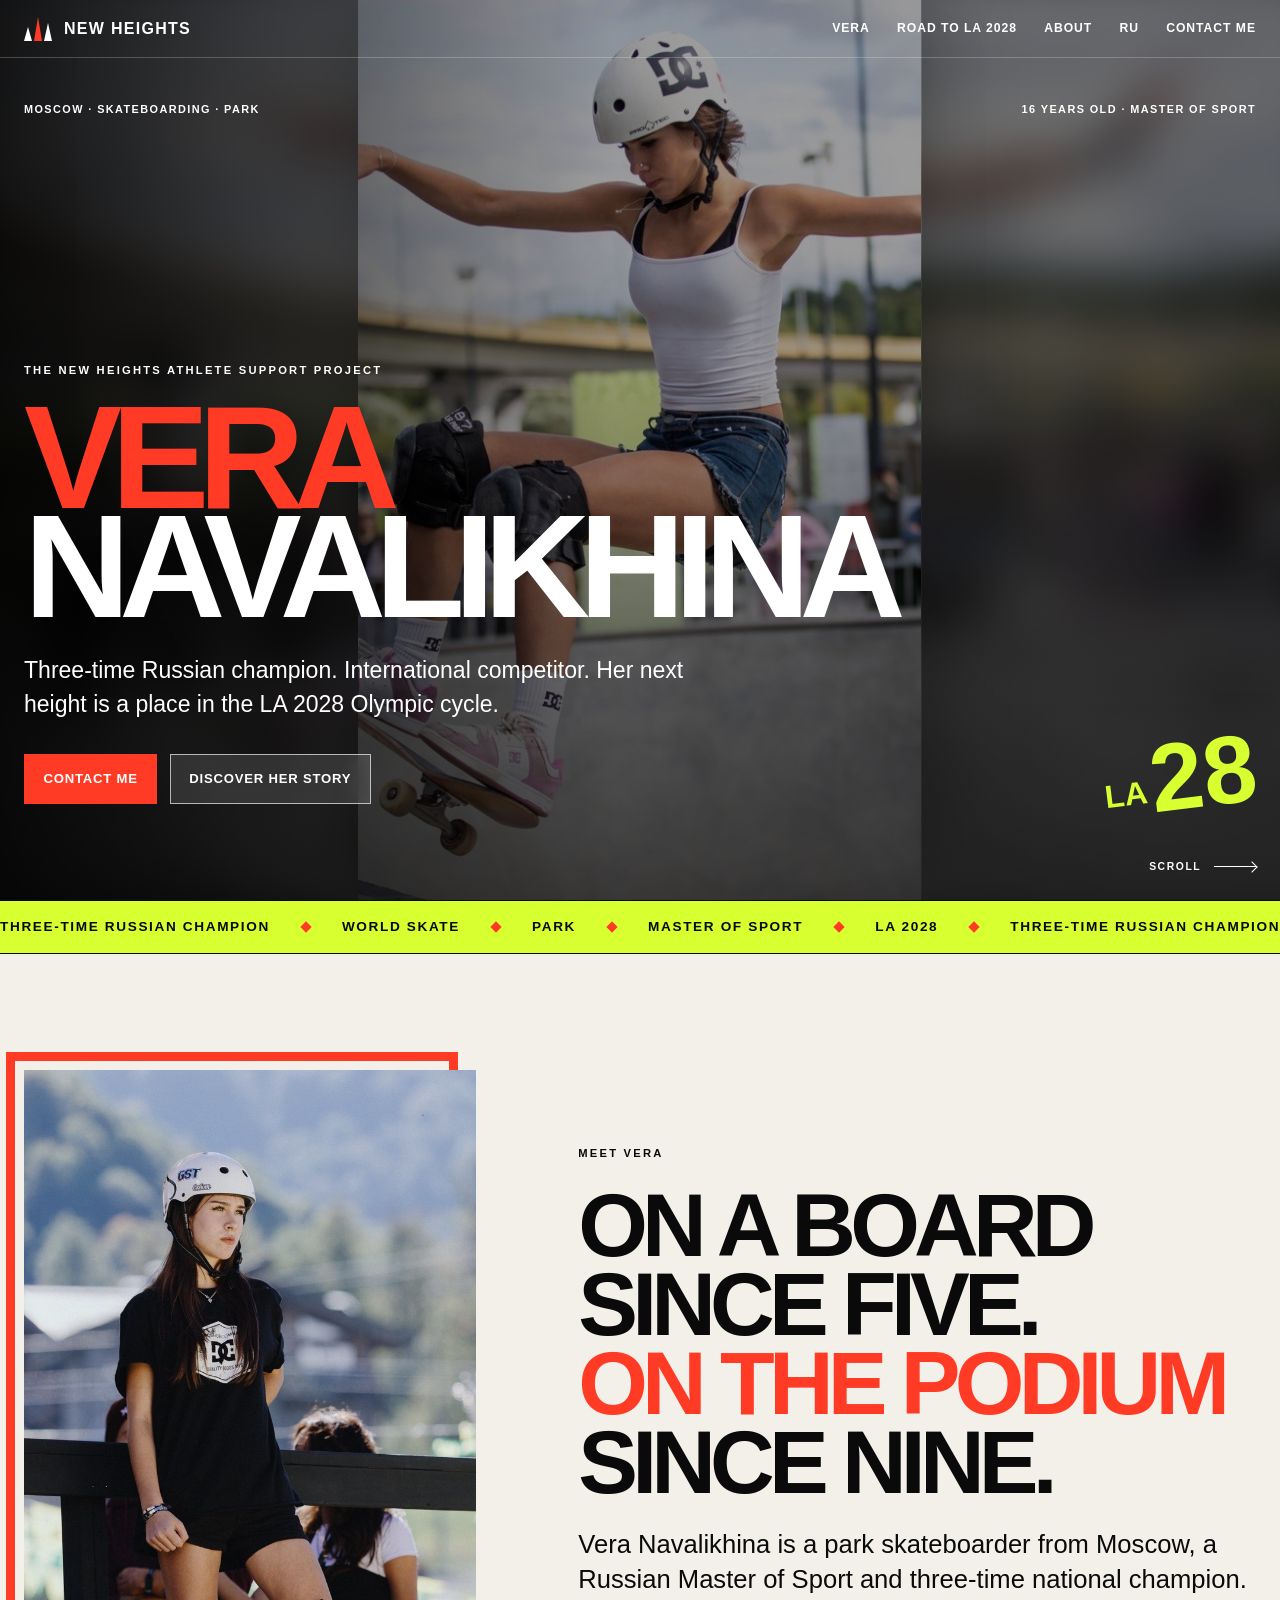
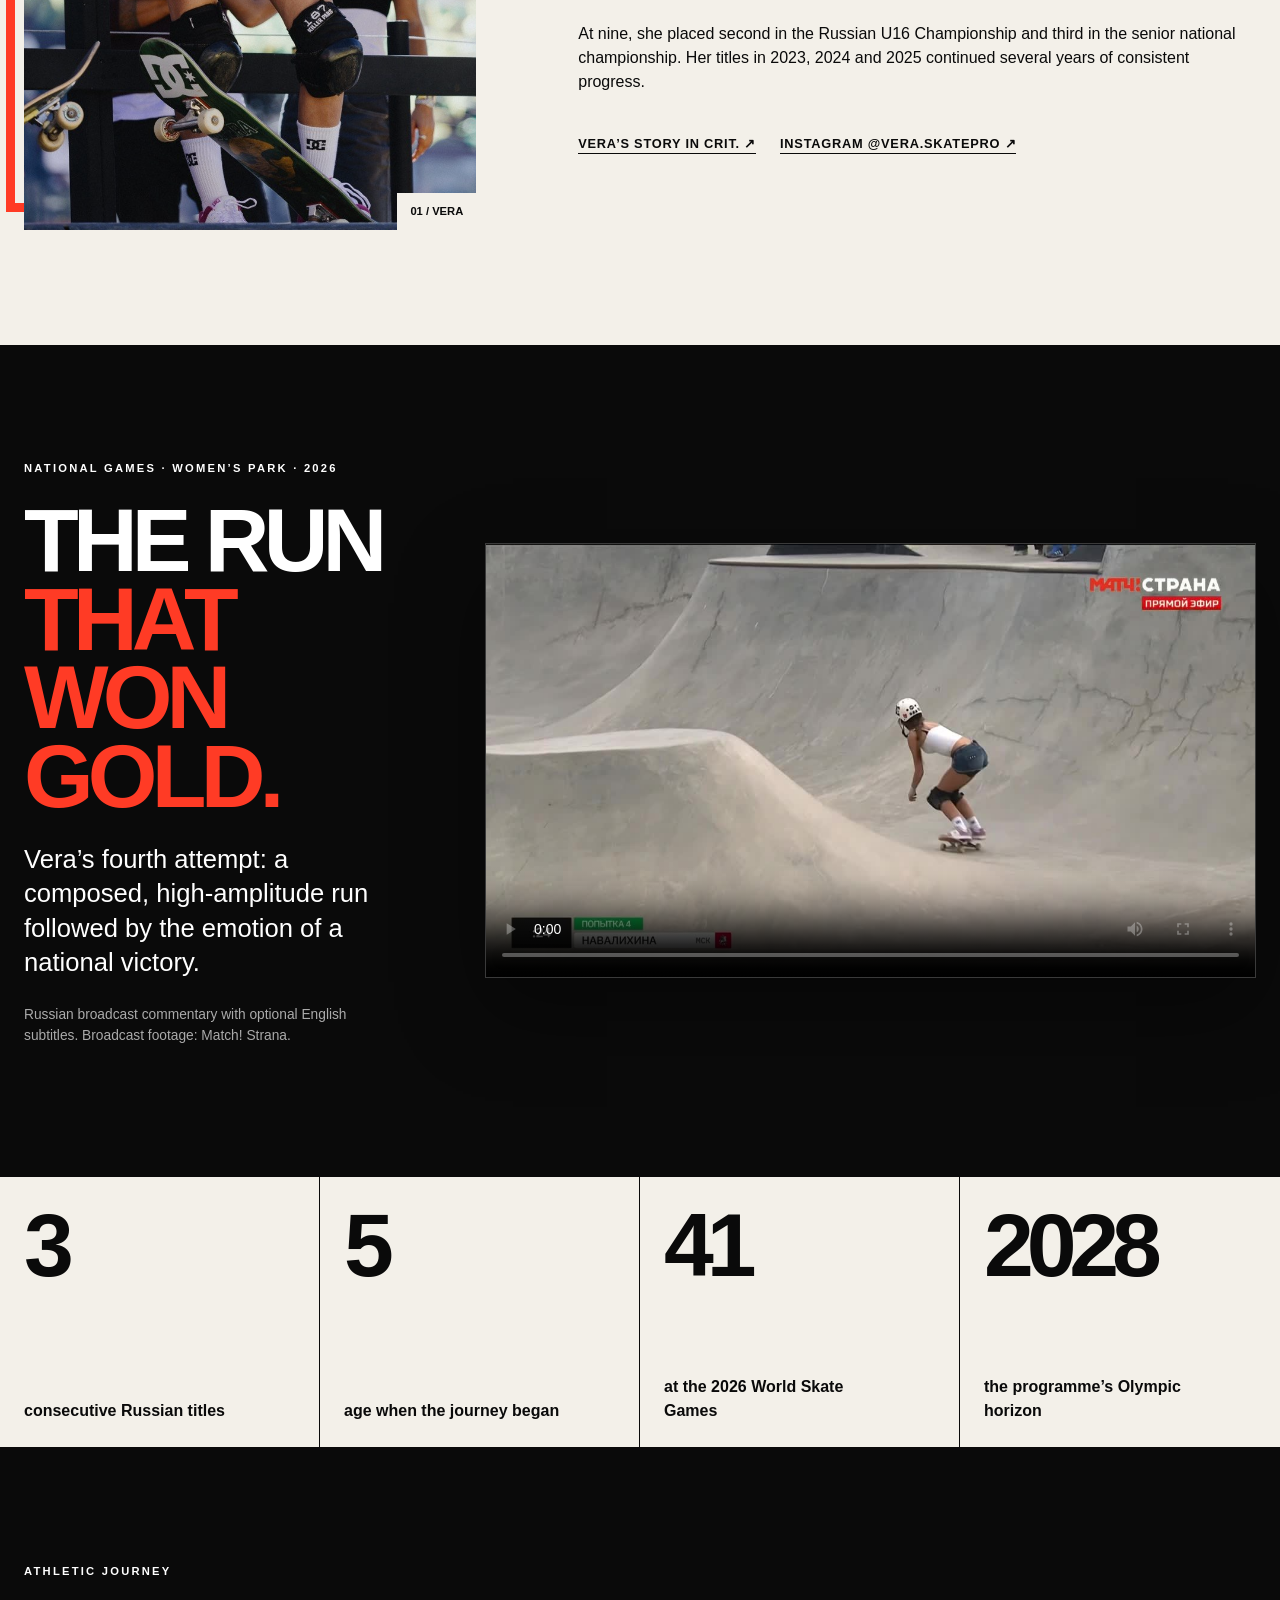
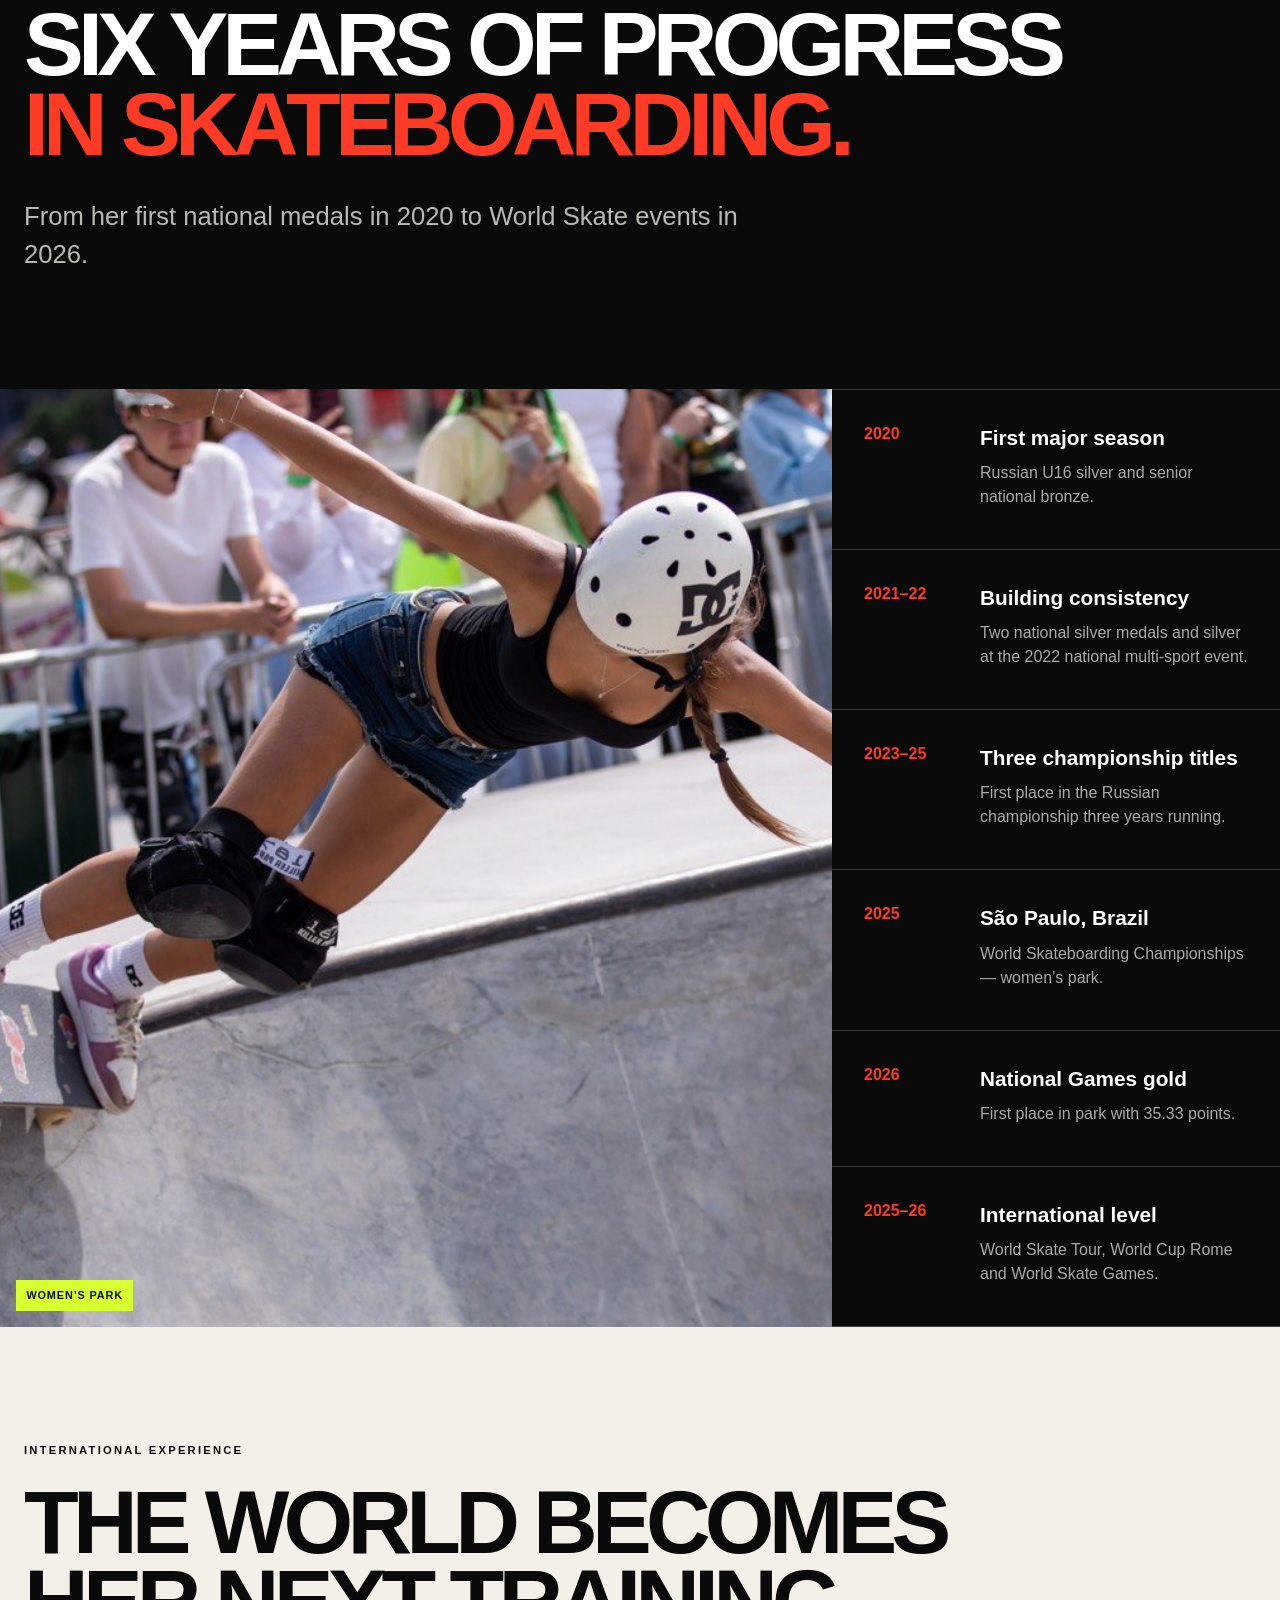
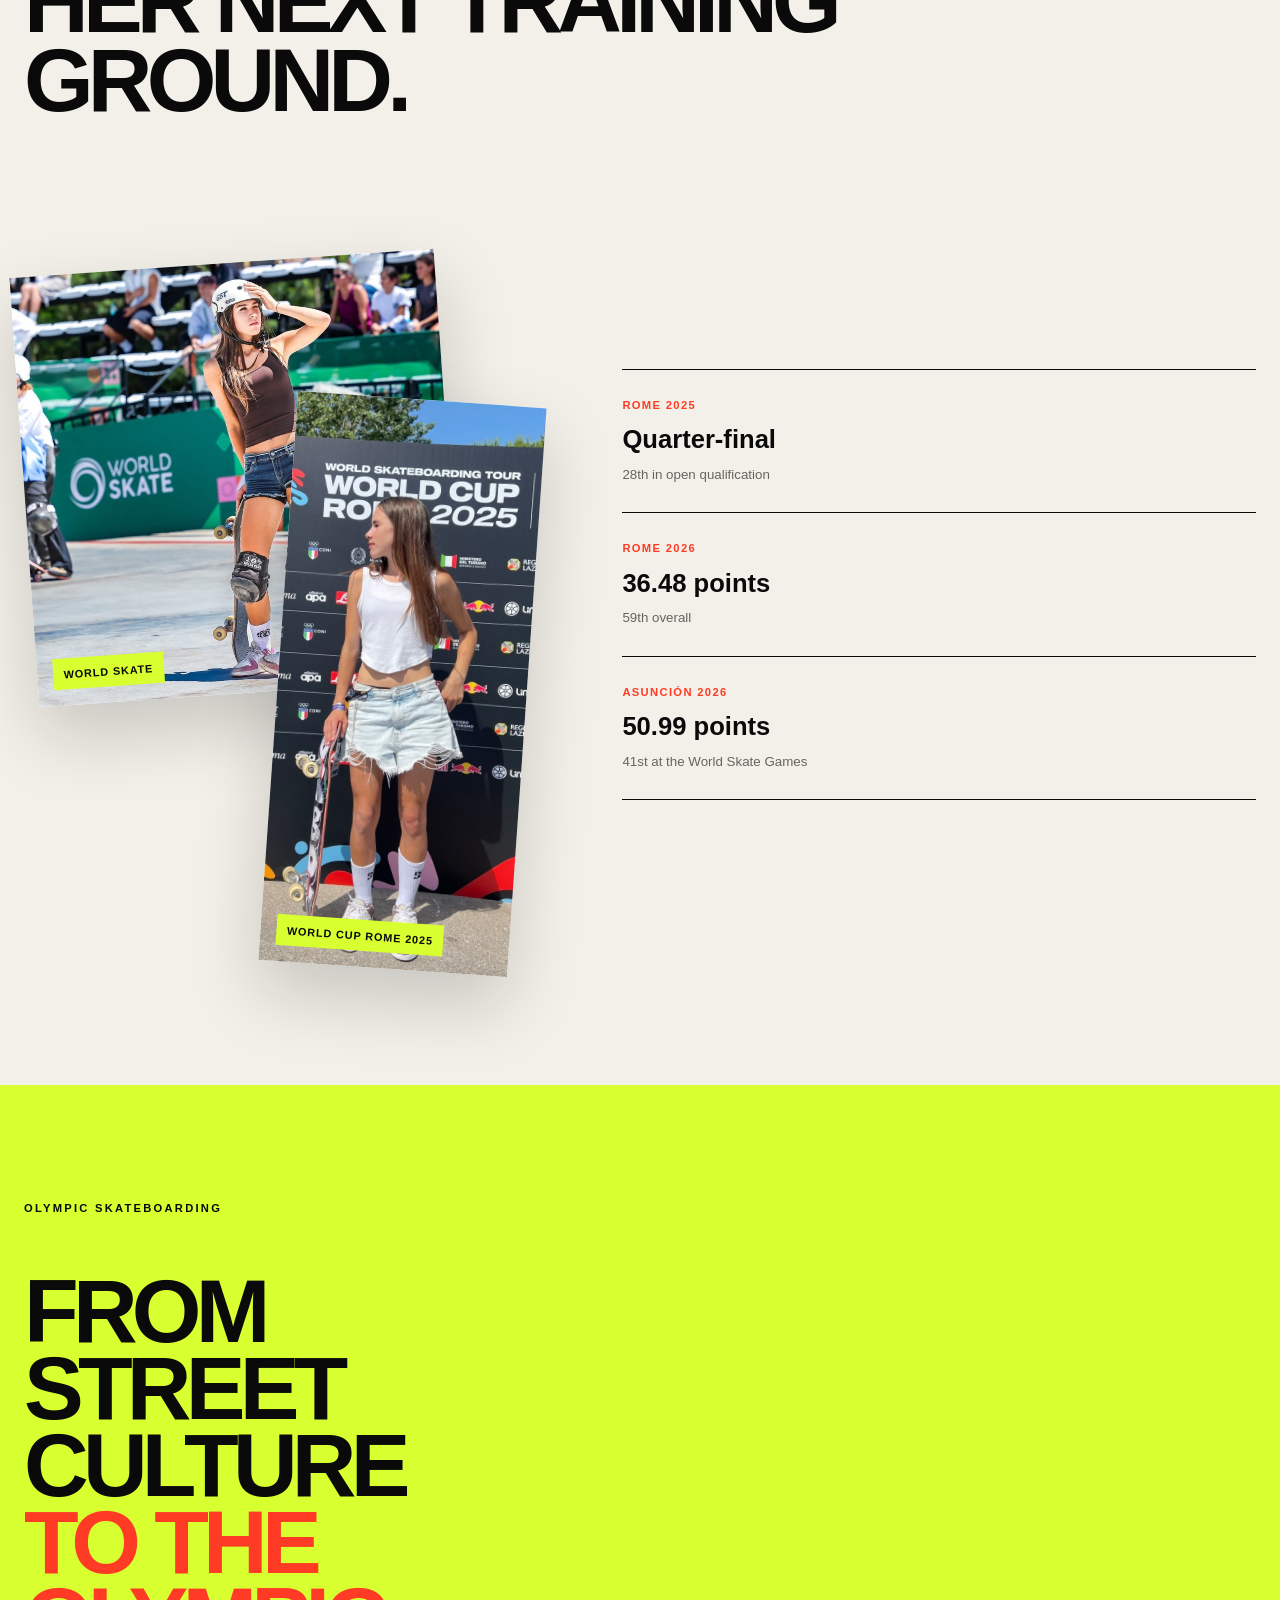
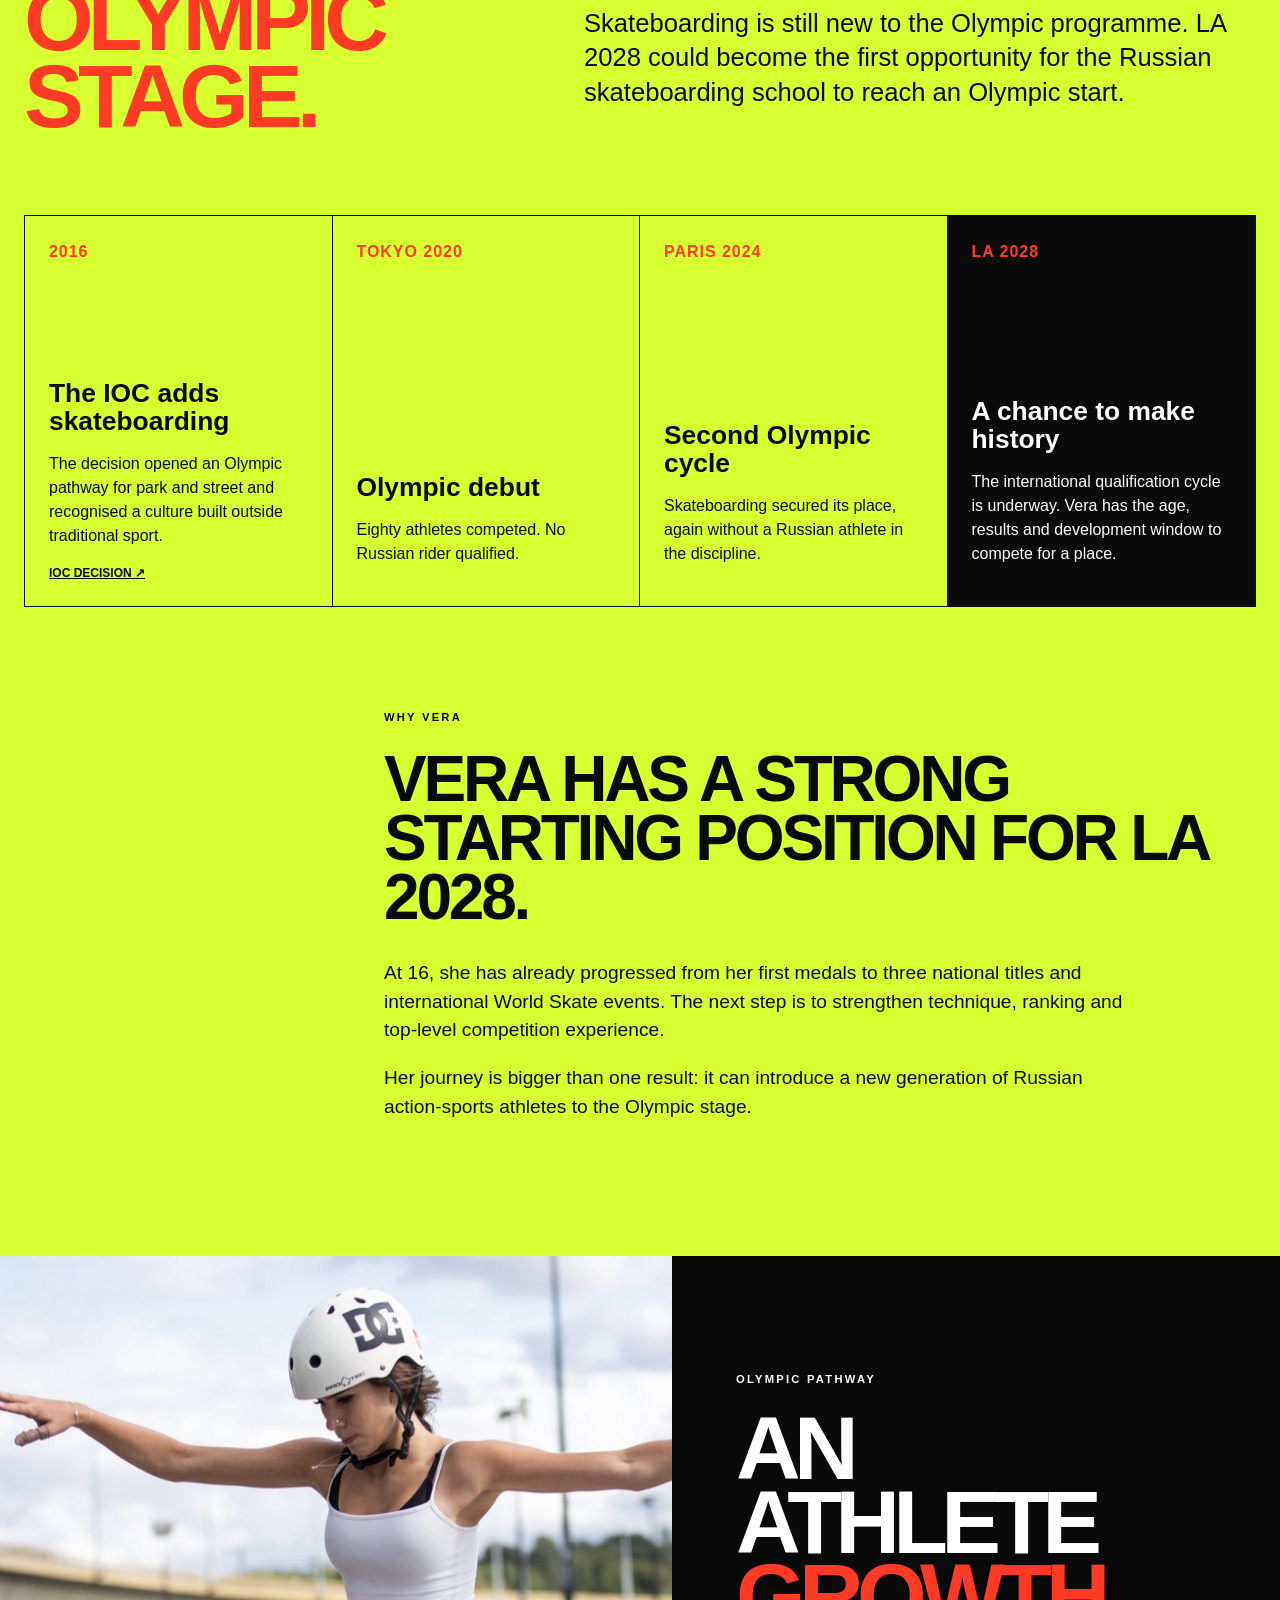
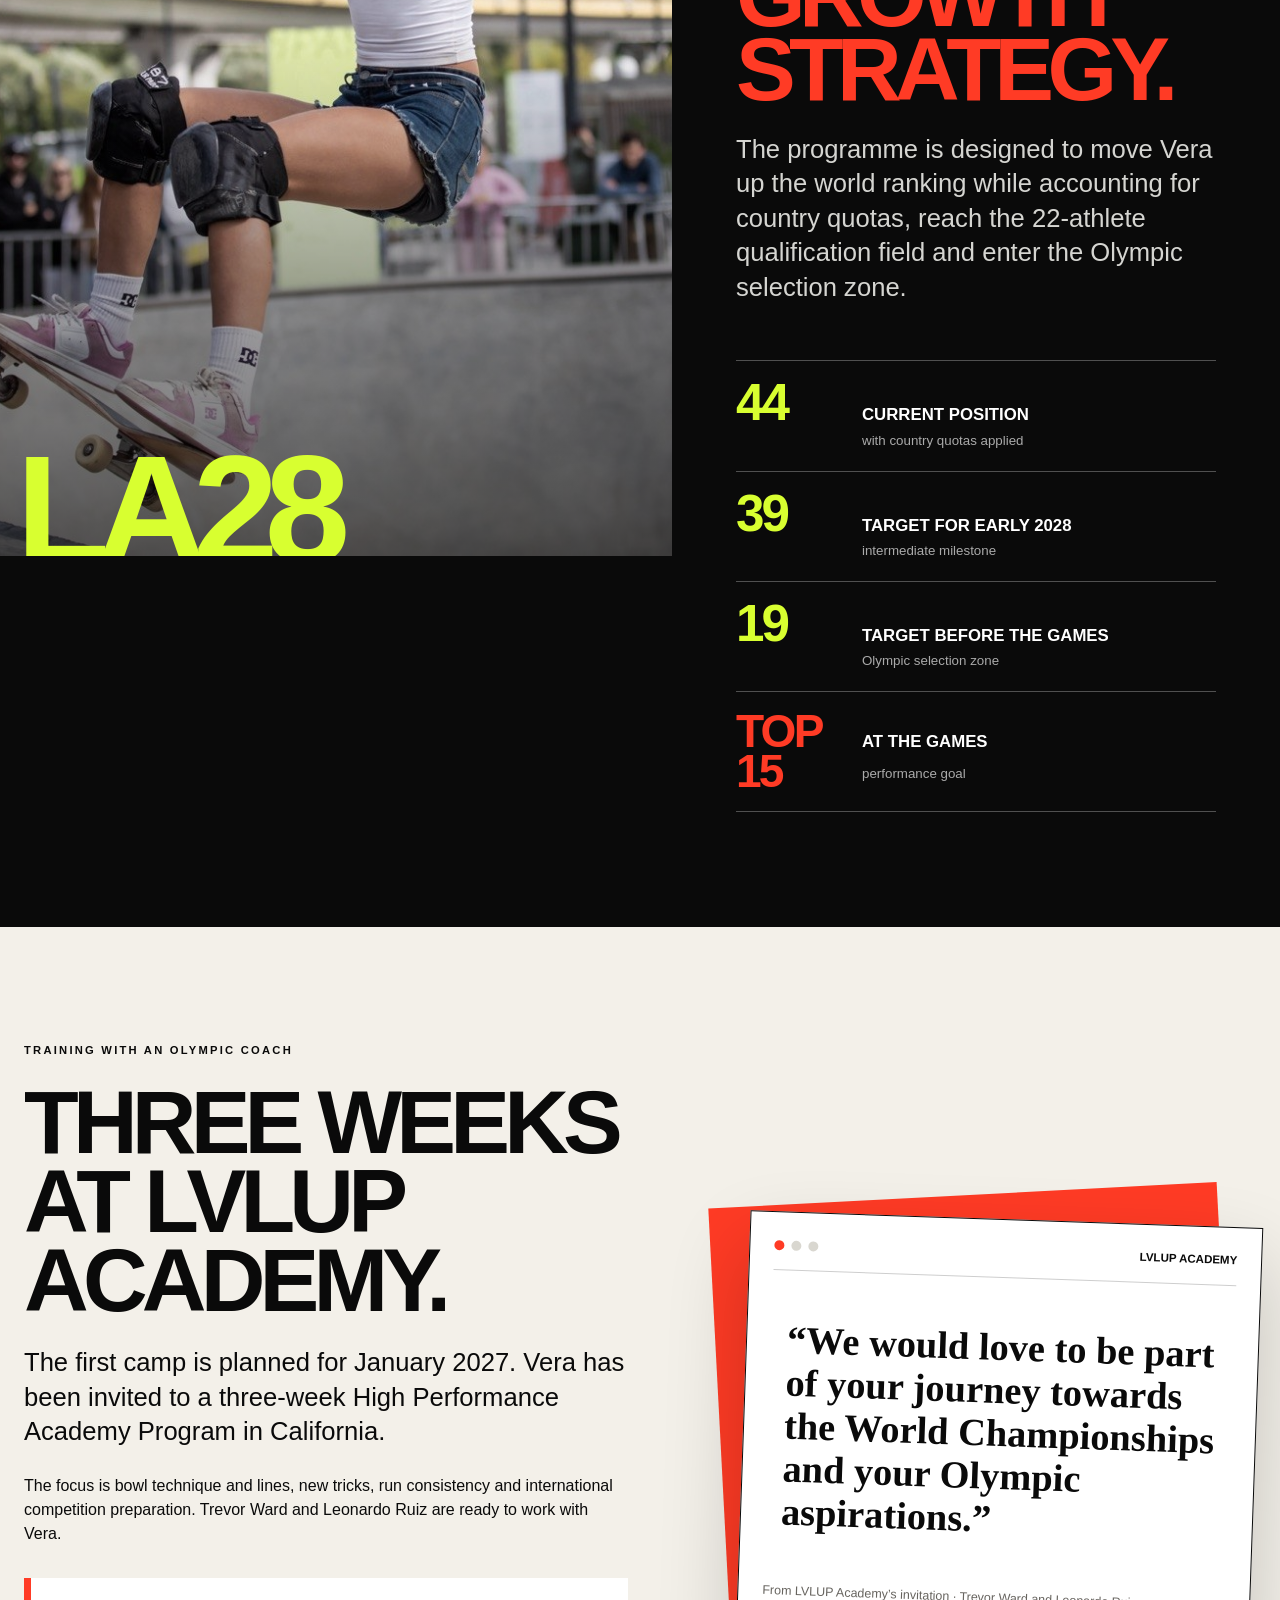
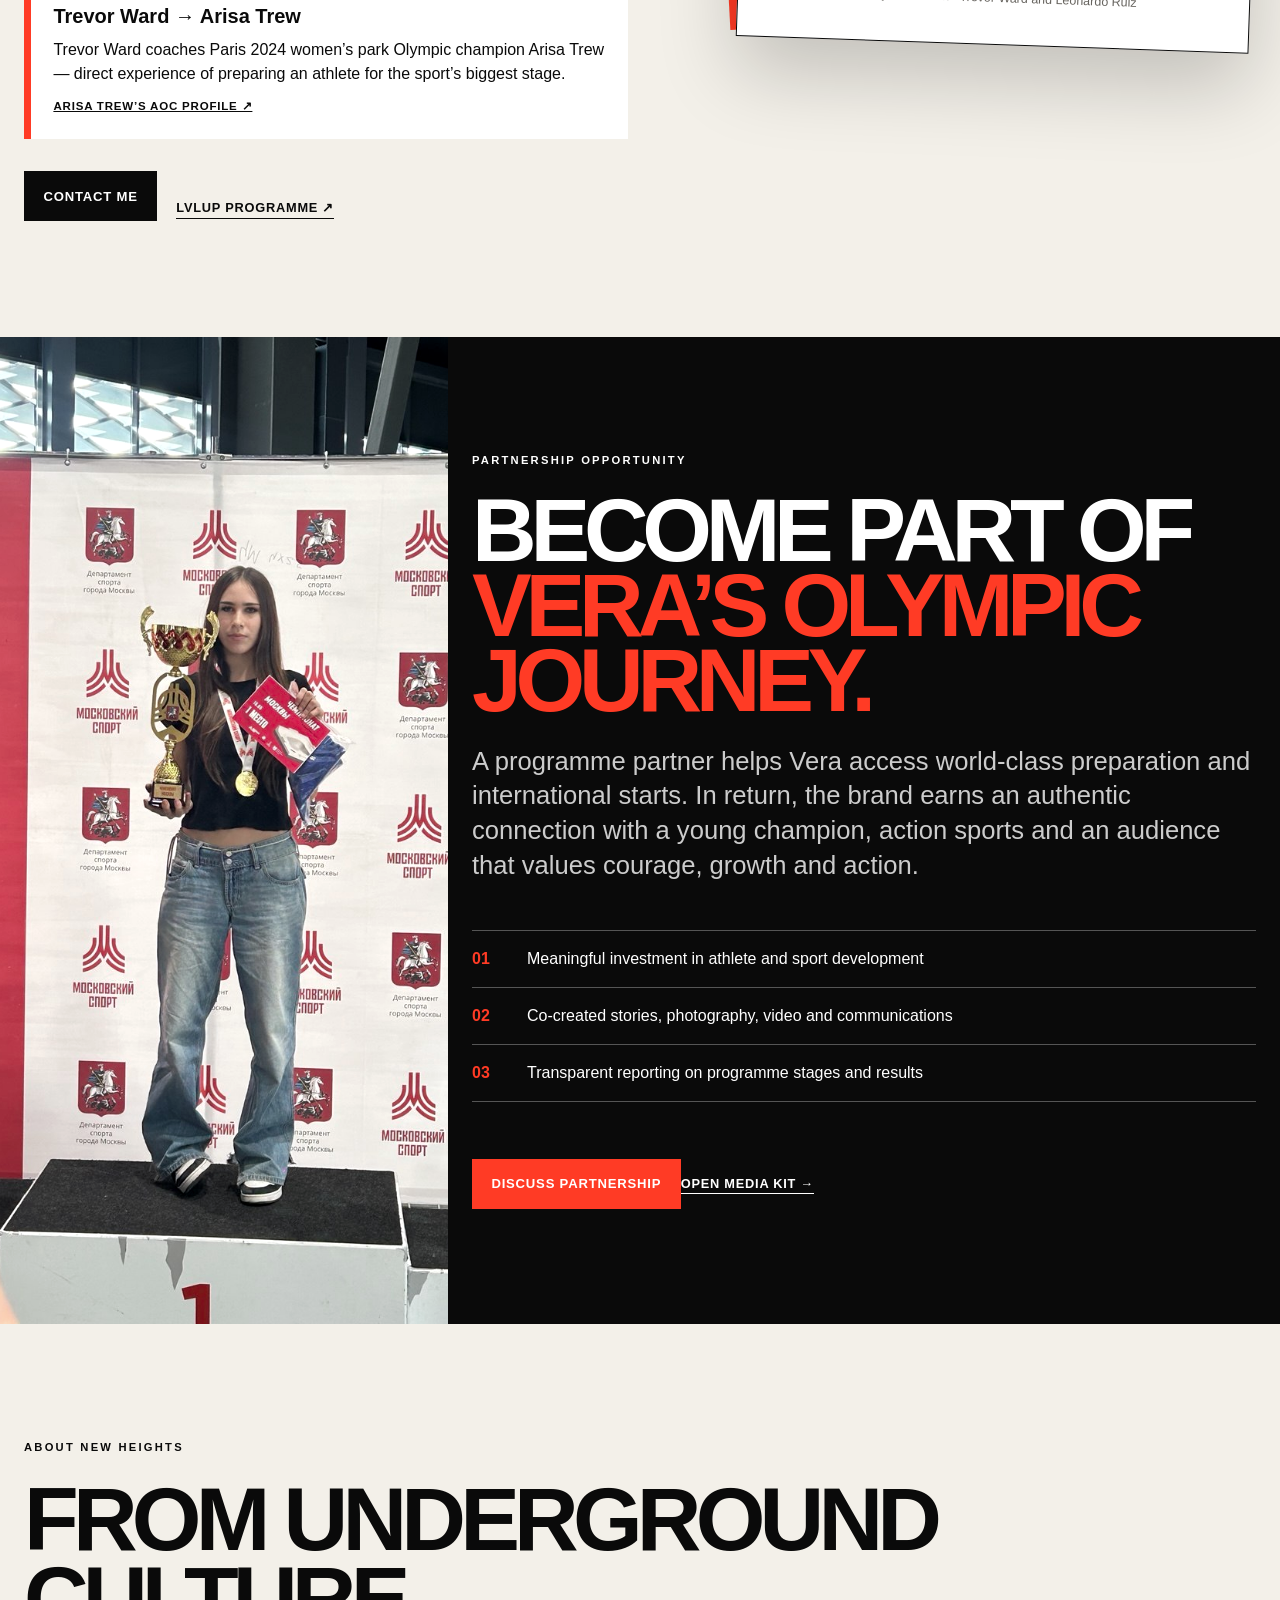
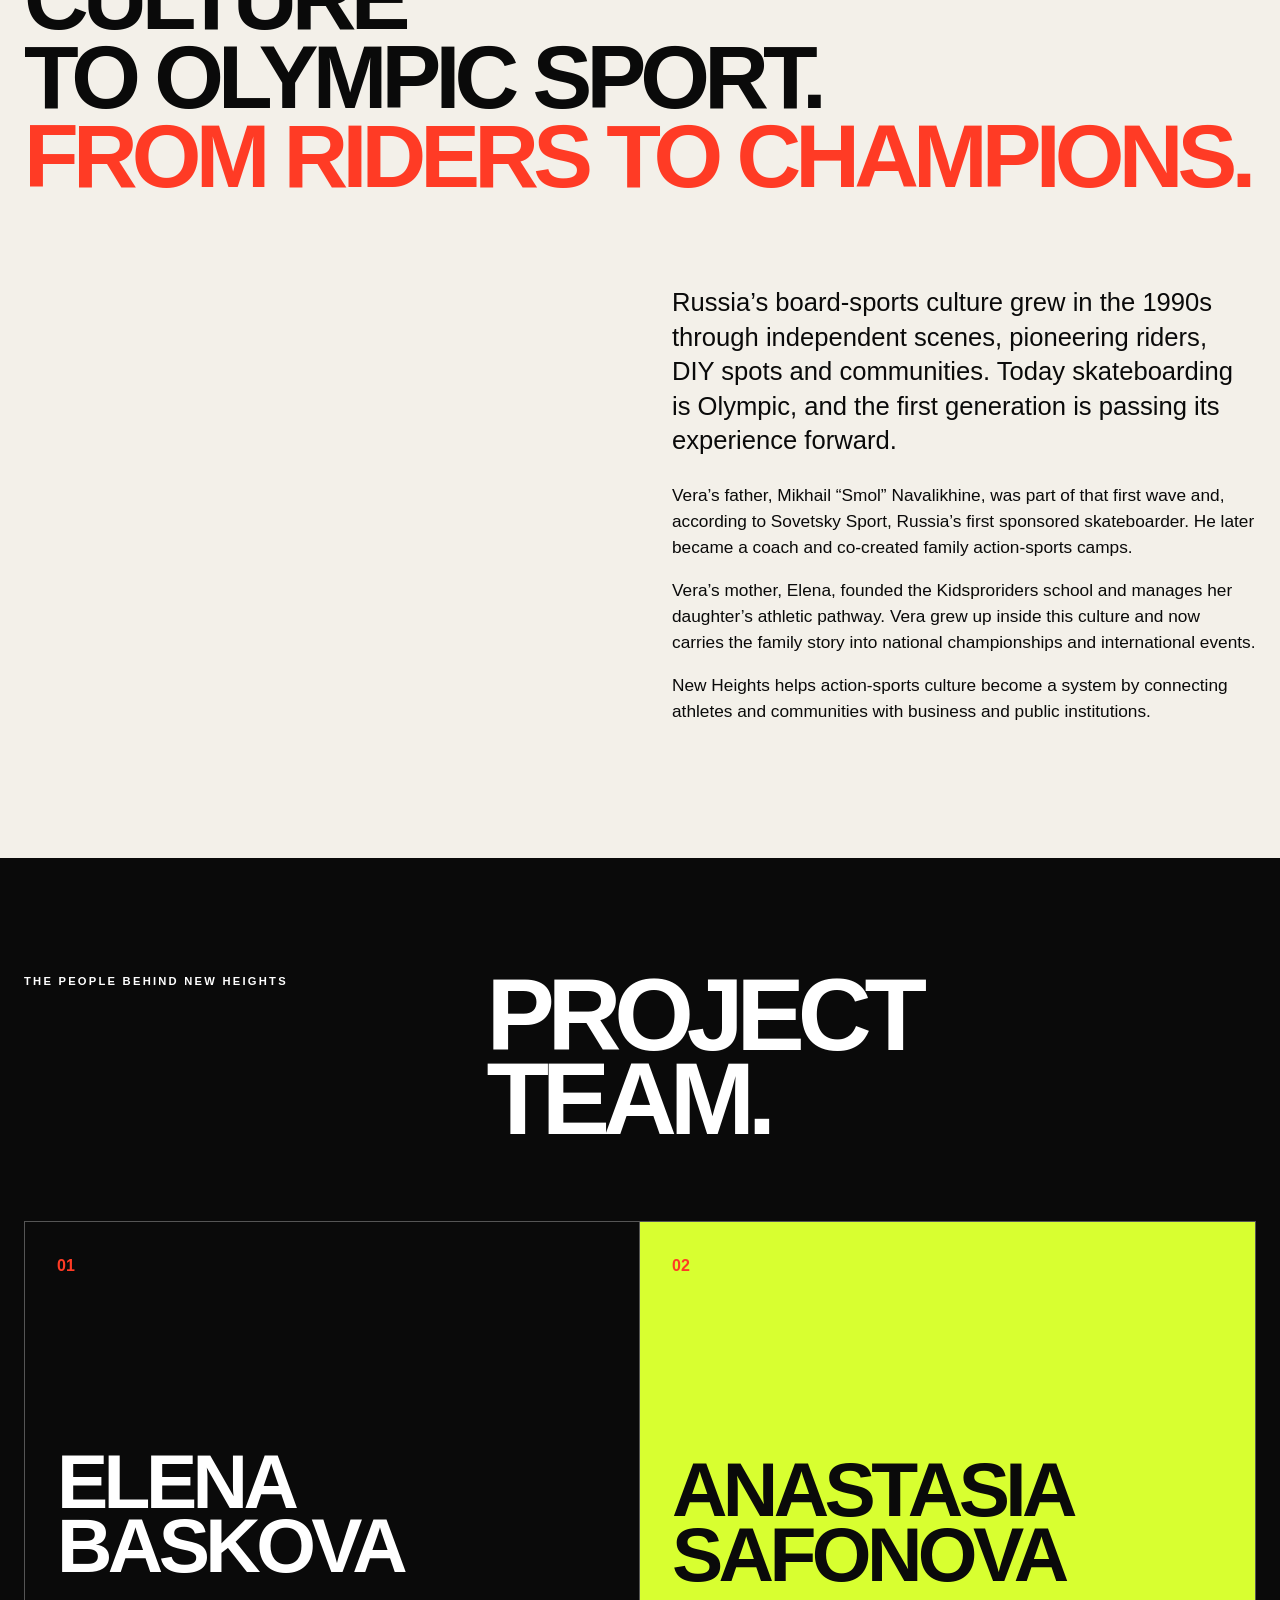
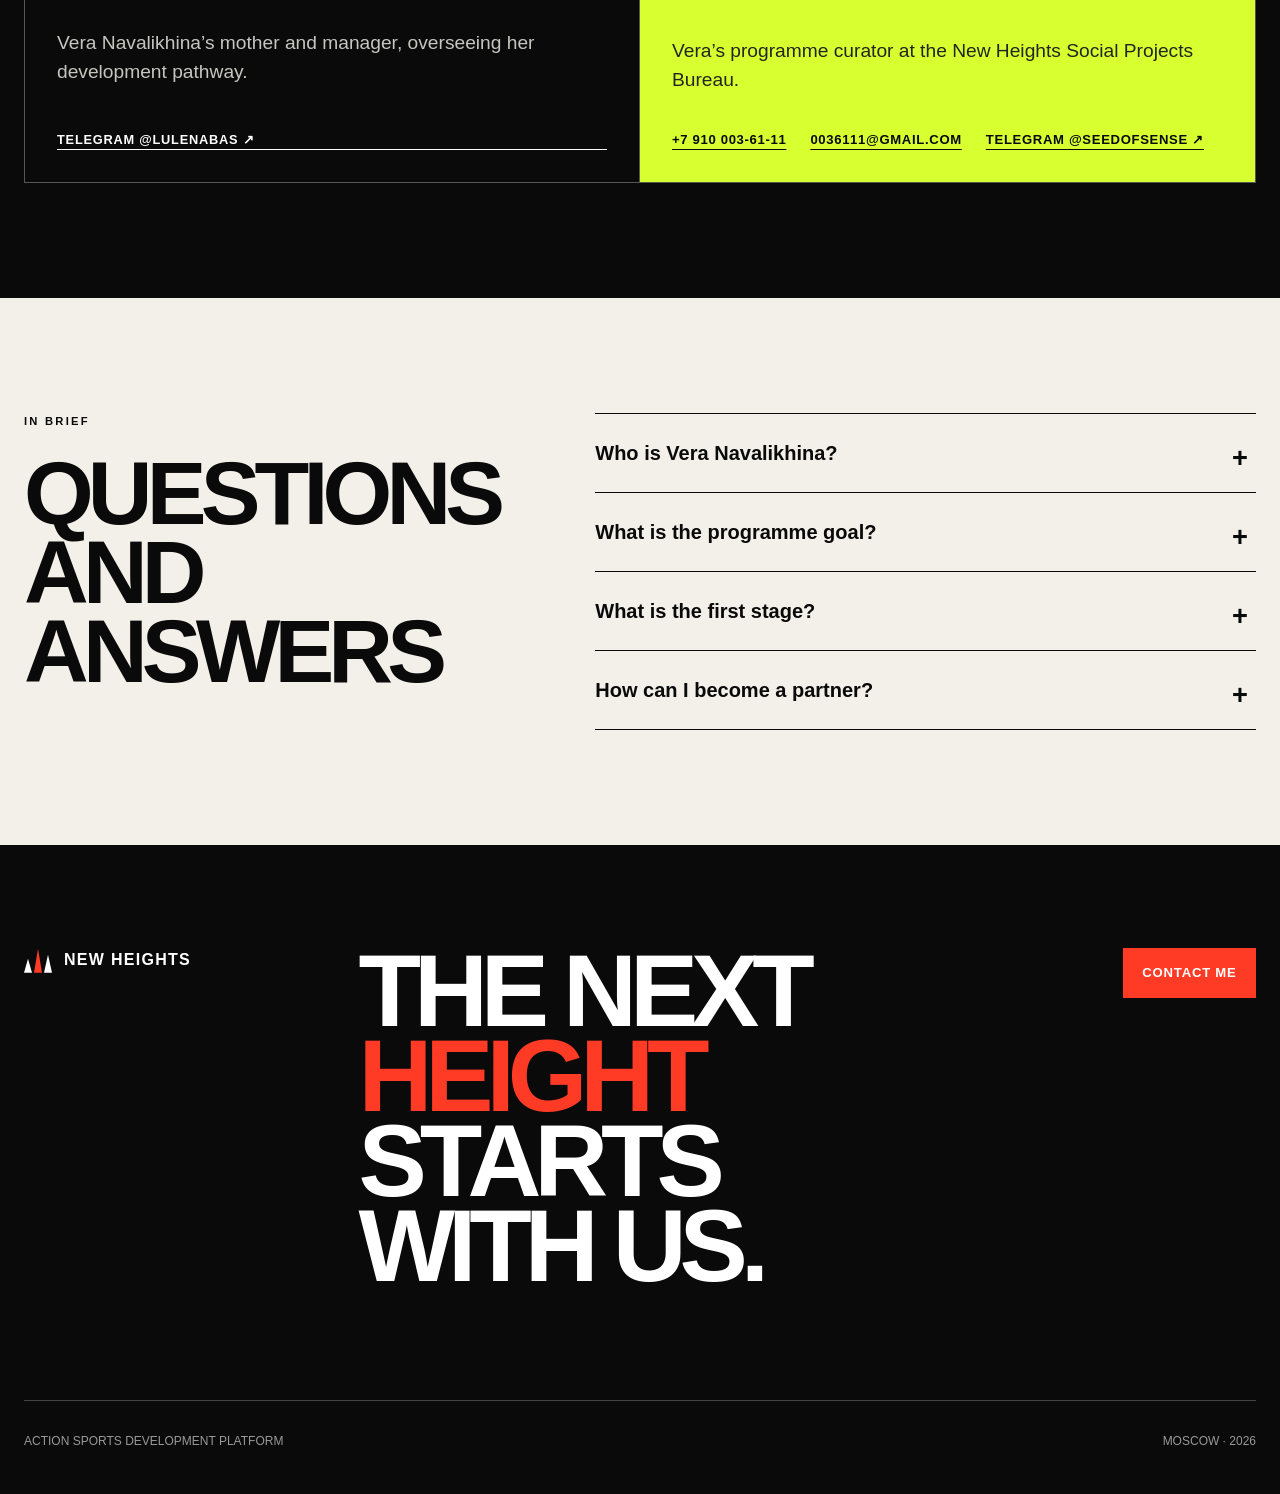
<file: en.html>
<!doctype html>
<html lang="en">
<head>
  <meta charset="utf-8">
  <meta name="viewport" content="width=device-width, initial-scale=1">
  <meta name="description" content="Vera Navalikhina is a three-time Russian champion in women’s park skateboarding. Follow her international development programme and road to LA 2028.">
  <meta name="robots" content="index,follow,max-image-preview:large">
  <meta name="theme-color" content="#0a0a0a">
  <meta property="og:type" content="website">
  <meta property="og:locale" content="en_US">
  <meta property="og:title" content="Vera Navalikhina — Road to LA 2028">
  <meta property="og:site_name" content="New Heights">
  <meta property="og:description" content="A development and partnership programme supporting three-time Russian park skateboarding champion Vera Navalikhina on her road to LA 2028.">
  <meta property="og:url" content="https://0036111-lab.github.io/novaya-vysota/en.html">
  <meta property="og:updated_time" content="2026-11-08T12:00:00+03:00">
  <meta property="og:image" content="https://0036111-lab.github.io/novaya-vysota/assets/vera-air.jpg">
  <meta name="twitter:card" content="summary_large_image">
  <meta name="twitter:title" content="Vera Navalikhina — Road to LA 2028">
  <meta name="twitter:description" content="A partnership programme supporting an emerging international park skateboarding athlete.">
  <meta name="twitter:image" content="https://0036111-lab.github.io/novaya-vysota/assets/vera-air.jpg">
  <title>Vera Navalikhina — Park Skateboarding Champion | New Heights</title>
  <link rel="canonical" href="https://0036111-lab.github.io/novaya-vysota/en.html">
  <link rel="alternate" hreflang="ru" href="https://0036111-lab.github.io/novaya-vysota/">
  <link rel="alternate" hreflang="en" href="https://0036111-lab.github.io/novaya-vysota/en.html">
  <link rel="alternate" hreflang="x-default" href="https://0036111-lab.github.io/novaya-vysota/">
  <link rel="preload" as="image" href="assets/vera-air.jpg" fetchpriority="high">
  <link rel="icon" href="favicon.svg" type="image/svg+xml">
  <link rel="stylesheet" href="styles.css?v=20261109-1">
  <script type="application/ld+json">
  {"@context":"https://schema.org","@graph":[
    {"@type":"Person","@id":"https://0036111-lab.github.io/novaya-vysota/#vera","name":"Vera Navalikhina","url":"https://0036111-lab.github.io/novaya-vysota/en.html#vera","image":"https://0036111-lab.github.io/novaya-vysota/assets/vera-editorial.jpg","jobTitle":"Athlete","description":"Russian park skateboarder, Master of Sport and three-time national champion with World Skate experience.","knowsAbout":["park skateboarding","World Skate","Olympic skateboarding","LA 2028"],"sameAs":["https://criterium.ru/hero-vera-navalihina/","https://www.sovsport.ru/extreme/articles/po-lichnomu-priglasheniyu-s-sh-a-s-rossijskim-flagom-nasha-skejtbordistka-v-15-let-pokoryaet-mir"]},
    {"@type":"Organization","@id":"https://0036111-lab.github.io/novaya-vysota/#novaya-vysota","name":"New Heights","url":"https://0036111-lab.github.io/novaya-vysota/en.html","email":"mailto:0036111@gmail.com","telephone":"+7-910-003-61-11","description":"A social-impact initiative connecting action sports athletes and communities with business and public institutions."},
    {"@type":"WebPage","url":"https://0036111-lab.github.io/novaya-vysota/en.html","name":"Vera Navalikhina — Park Skateboarding Champion | New Heights","about":{"@id":"https://0036111-lab.github.io/novaya-vysota/#vera"},"inLanguage":"en"},
    {"@type":"FAQPage","mainEntity":[{"@type":"Question","name":"Who is Vera Navalikhina?","acceptedAnswer":{"@type":"Answer","text":"A park skateboarder from Moscow, Master of Sport and three-time Russian champion."}},{"@type":"Question","name":"What is the programme goal?","acceptedAnswer":{"@type":"Answer","text":"To complete the international qualification cycle, compete for an Olympic quota and represent the Russian skateboarding school at LA 2028."}},{"@type":"Question","name":"How can I become a partner?","acceptedAnswer":{"@type":"Answer","text":"Contact Anastasia on Telegram to discuss the programme and partnership options."}}]}
  ]}
  </script>
</head>
<body>
  <a class="skip-link" href="#main">Skip to content</a>
  <div class="scroll-progress" data-scroll-progress aria-hidden="true"></div>
  <header class="site-header" data-header>
    <a class="brand" href="#top" aria-label="New Heights — back to top"><span class="brand-mark" aria-hidden="true"><i></i><i></i><i></i></span><span>New Heights</span></a>
    <button class="menu-button" type="button" aria-expanded="false" aria-controls="site-nav" data-menu-button>Menu</button>
    <nav class="site-nav" id="site-nav" aria-label="Main navigation" data-nav><a href="#vera">Vera</a><a href="#roadmap">Road to LA 2028</a><a href="#project">About</a><a href="index.html" lang="ru" hreflang="ru">RU</a><a href="https://t.me/seedofsense" target="_blank" rel="noreferrer">Contact me</a></nav>
  </header>

  <main id="main">
    <section class="hero" id="top" aria-labelledby="hero-title">
      <div class="hero-media" aria-hidden="true"><video muted loop playsinline preload="none" poster="assets/vera-air.jpg" data-deferred-video><source data-src="assets/vera-hero.mp4" type="video/mp4"></video><div class="hero-media-blur"></div><div class="hero-shade"></div></div>
      <div class="hero-topline"><span>Moscow · Skateboarding · Park</span><span>16 years old · Master of Sport</span></div>
      <div class="hero-copy" data-reveal><p class="eyebrow light">The New Heights athlete support project</p><h1 id="hero-title"><span>Vera</span><br>Navalikhina</h1><p class="hero-lead">Three-time Russian champion. International competitor. Her next height is a place in the LA 2028 Olympic cycle.</p><div class="hero-actions"><a class="button button-accent" href="https://t.me/seedofsense" target="_blank" rel="noreferrer">Contact me</a><a class="button button-glass" href="#vera">Discover her story</a></div></div>
      <div class="hero-stamp" aria-hidden="true"><span>LA</span><strong>28</strong></div><a class="scroll-cue" href="#vera"><span>Scroll</span><i></i></a>
    </section>

    <section class="signal" aria-label="Key achievements"><div class="signal-track"><span>Three-time Russian Champion</span><i></i><span>World Skate</span><i></i><span>Park</span><i></i><span>Master of Sport</span><i></i><span>LA 2028</span><i></i><span aria-hidden="true">Three-time Russian Champion</span><i aria-hidden="true"></i><span aria-hidden="true">World Skate</span><i aria-hidden="true"></i><span aria-hidden="true">Park</span></div></section>

    <section class="profile section-pad" id="vera" aria-labelledby="profile-title">
      <div class="profile-image image-frame" data-reveal><img src="assets/vera-editorial.jpg" alt="Park skateboarder Vera Navalikhina holding her skateboard" width="853" height="1280"><span class="frame-index">01 / Vera</span></div>
      <div class="profile-copy" data-reveal><p class="eyebrow">Meet Vera</p><h2 id="profile-title">On a board<br>since five.<br><em>On the podium</em><br>since nine.</h2><p class="large-copy">Vera Navalikhina is a park skateboarder from Moscow, a Russian Master of Sport and three-time national champion.</p><p>At nine, she placed second in the Russian U16 Championship and third in the senior national championship. Her titles in 2023, 2024 and 2025 continued several years of consistent progress.</p><div class="profile-links"><a class="source-link" href="https://criterium.ru/hero-vera-navalihina/" target="_blank" rel="noreferrer">Vera’s story in CRIT. ↗</a><a class="source-link" href="https://www.instagram.com/vera.skatepro/" target="_blank" rel="noreferrer">Instagram @vera.skatepro ↗</a></div></div>
    </section>

    <section class="featured-video section-dark section-pad" aria-labelledby="featured-video-title">
      <div class="featured-video-copy" data-reveal><p class="eyebrow light">National Games · Women’s Park · 2026</p><h2 id="featured-video-title">The run<br><span>that won gold.</span></h2><p class="large-copy">Vera’s fourth attempt: a composed, high-amplitude run followed by the emotion of a national victory.</p><p class="featured-video-note">Russian broadcast commentary with optional English subtitles. Broadcast footage: Match! Strana.</p></div>
      <div class="featured-video-player" data-reveal>
        <video controls playsinline preload="metadata" poster="assets/vera-national-games-2026-poster.jpg">
          <source src="assets/vera-national-games-2026.mp4" type="video/mp4">
          <track kind="subtitles" src="assets/vera-national-games-2026-en.vtt" srclang="en" label="English" default>
          Your browser does not support embedded video.
        </video>
      </div>
    </section>

    <section class="numbers" aria-label="Vera in numbers"><article data-reveal><strong>3</strong><span>consecutive Russian titles</span></article><article data-reveal><strong>5</strong><span>age when the journey began</span></article><article data-reveal><strong>41</strong><span>at the 2026 World Skate Games</span></article><article data-reveal><strong>2028</strong><span>the programme’s Olympic horizon</span></article></section>

    <section class="story section-dark" aria-labelledby="story-title"><div class="story-heading section-pad"><p class="eyebrow light">Athletic journey</p><h2 id="story-title">Six years of progress<br><span>in skateboarding.</span></h2><p class="story-lead">From her first national medals in 2020 to World Skate events in 2026.</p></div><div class="story-grid"><figure class="story-photo story-photo-wide" data-parallax><img src="assets/vera-grind.jpg" alt="Vera Navalikhina performing a trick in a skatepark" width="1280" height="854" loading="lazy"><figcaption>Women’s Park</figcaption></figure><ol class="timeline"><li data-reveal><time>2020</time><div><strong>First major season</strong><p>Russian U16 silver and senior national bronze.</p></div></li><li data-reveal><time>2021–22</time><div><strong>Building consistency</strong><p>Two national silver medals and silver at the 2022 national multi-sport event.</p></div></li><li data-reveal><time>2023–25</time><div><strong>Three championship titles</strong><p>First place in the Russian championship three years running.</p></div></li><li data-reveal><time>2025</time><div><strong>São Paulo, Brazil</strong><p>World Skateboarding Championships — women’s park.</p></div></li><li data-reveal><time>2026</time><div><strong>National Games gold</strong><p>First place in park with 35.33 points.</p></div></li><li data-reveal><time>2025–26</time><div><strong>International level</strong><p>World Skate Tour, World Cup Rome and World Skate Games.</p></div></li></ol></div></section>

    <section class="international section-pad" aria-labelledby="international-title"><div class="section-intro" data-reveal><p class="eyebrow">International experience</p><h2 id="international-title">The world becomes<br>her next training<br>ground.</h2></div><div class="photo-stack" data-reveal><figure class="photo-card card-back"><img src="assets/vera-world-skate.jpg" alt="Vera Navalikhina at a World Skate competition" width="1280" height="853" loading="lazy"><figcaption>World Skate</figcaption></figure><figure class="photo-card card-front"><img src="assets/vera-rome-2025.jpg" alt="Vera Navalikhina at World Cup Rome 2025" width="960" height="1280" loading="lazy"><figcaption>World Cup Rome 2025</figcaption></figure></div><div class="result-list"><div><span>Rome 2025</span><strong>Quarter-final</strong><small>28th in open qualification</small></div><div><span>Rome 2026</span><strong>36.48 points</strong><small>59th overall</small></div><div><span>Asunción 2026</span><strong>50.99 points</strong><small>41st at the World Skate Games</small></div></div></section>

    <section class="olympic section-pad" aria-labelledby="olympic-title"><div class="olympic-intro" data-reveal><p class="eyebrow">Olympic skateboarding</p><h2 id="olympic-title">From street culture<br><span>to the Olympic stage.</span></h2><p class="large-copy">Skateboarding is still new to the Olympic programme. LA 2028 could become the first opportunity for the Russian skateboarding school to reach an Olympic start.</p></div><div class="olympic-history"><article data-reveal><time>2016</time><h3>The IOC adds skateboarding</h3><p>The decision opened an Olympic pathway for park and street and recognised a culture built outside traditional sport.</p><a href="https://www.olympics.com/ioc/news/ioc-approves-five-new-sports-for-olympic-games-tokyo-2020" target="_blank" rel="noreferrer">IOC decision ↗</a></article><article data-reveal><time>Tokyo 2020</time><h3>Olympic debut</h3><p>Eighty athletes competed. No Russian rider qualified.</p></article><article data-reveal><time>Paris 2024</time><h3>Second Olympic cycle</h3><p>Skateboarding secured its place, again without a Russian athlete in the discipline.</p></article><article class="olympic-focus" data-reveal><time>LA 2028</time><h3>A chance to make history</h3><p>The international qualification cycle is underway. Vera has the age, results and development window to compete for a place.</p></article></div><div class="olympic-vera" data-reveal><p class="eyebrow">Why Vera</p><h3>Vera has a strong starting position for LA 2028.</h3><p>At 16, she has already progressed from her first medals to three national titles and international World Skate events. The next step is to strengthen technique, ranking and top-level competition experience.</p><p>Her journey is bigger than one result: it can introduce a new generation of Russian action-sports athletes to the Olympic stage.</p></div></section>

    <section class="roadmap" id="roadmap" aria-labelledby="roadmap-title"><div class="roadmap-visual"><img src="assets/vera-air.jpg" alt="Vera Navalikhina performing an aerial skateboarding trick" width="1280" height="918" loading="lazy"><div class="roadmap-word" aria-hidden="true">LA28</div></div><div class="roadmap-content section-pad"><p class="eyebrow light">Olympic pathway</p><h2 id="roadmap-title">An athlete<br><span>growth strategy.</span></h2><p class="large-copy">The programme is designed to move Vera up the world ranking while accounting for country quotas, reach the 22-athlete qualification field and enter the Olympic selection zone.</p><ol class="ranking-track"><li><strong>44</strong><span>current position</span><small>with country quotas applied</small></li><li><strong>39</strong><span>target for early 2028</span><small>intermediate milestone</small></li><li><strong>19</strong><span>target before the Games</span><small>Olympic selection zone</small></li><li class="ranking-goal"><strong>TOP 15</strong><span>at the Games</span><small>performance goal</small></li></ol></div></section>

    <section class="academy section-pad" id="academy" aria-labelledby="academy-title"><div class="academy-copy" data-reveal><p class="eyebrow">Training with an Olympic coach</p><h2 id="academy-title">Three weeks<br>at LVLUP Academy.</h2><p class="large-copy">The first camp is planned for January 2027. Vera has been invited to a three-week High Performance Academy Program in California.</p><p>The focus is bowl technique and lines, new tricks, run consistency and international competition preparation. Trevor Ward and Leonardo Ruiz are ready to work with Vera.</p><div class="coach-fact"><strong>Trevor Ward → Arisa Trew</strong><p>Trevor Ward coaches Paris 2024 women’s park Olympic champion Arisa Trew — direct experience of preparing an athlete for the sport’s biggest stage.</p><a href="https://www.olympics.com.au/olympians/arisa-trew/" target="_blank" rel="noreferrer">Arisa Trew’s AOC profile ↗</a></div><div class="academy-actions"><a class="button button-dark" href="https://t.me/seedofsense" target="_blank" rel="noreferrer">Contact me</a><a class="source-link" href="https://shop.lvlupusa.com/products/performance-academy" target="_blank" rel="noreferrer">LVLUP programme ↗</a></div></div><div class="academy-proof" data-reveal><div class="mail-window"><div class="mail-bar"><i></i><i></i><i></i><span>LVLUP Academy</span></div><blockquote>“We would love to be part of your journey towards the World Championships and your Olympic aspirations.”</blockquote><p>From LVLUP Academy’s invitation · Trevor Ward and Leonardo Ruiz</p></div></div></section>

    <section class="partnership section-dark" id="partners" aria-labelledby="partners-title"><div class="partnership-photo"><img src="assets/vera-champion.jpg" alt="Vera Navalikhina holding her first-place trophy" width="720" height="1280" loading="lazy"></div><div class="partnership-copy section-pad"><p class="eyebrow light">Partnership opportunity</p><h2 id="partners-title">Become part of<br><span>Vera’s Olympic journey.</span></h2><p class="large-copy">A programme partner helps Vera access world-class preparation and international starts. In return, the brand earns an authentic connection with a young champion, action sports and an audience that values courage, growth and action.</p><div class="partner-benefits"><div><span>01</span><p>Meaningful investment in athlete and sport development</p></div><div><span>02</span><p>Co-created stories, photography, video and communications</p></div><div><span>03</span><p>Transparent reporting on programme stages and results</p></div></div><a class="button button-accent" href="https://t.me/seedofsense" target="_blank" rel="noreferrer">Discuss partnership</a><a class="source-link" href="media-kit-en.html">Open media kit →</a></div></section>

    <section class="platform section-pad" id="project" aria-labelledby="platform-title"><div class="section-intro" data-reveal><p class="eyebrow">About New Heights</p><h2 id="platform-title">From underground culture<br>to Olympic sport.<br><em>From riders to champions.</em></h2></div><div class="platform-copy" data-reveal><p class="large-copy">Russia’s board-sports culture grew in the 1990s through independent scenes, pioneering riders, DIY spots and communities. Today skateboarding is Olympic, and the first generation is passing its experience forward.</p><p>Vera’s father, Mikhail “Smol” Navalikhine, was part of that first wave and, according to Sovetsky Sport, Russia’s first sponsored skateboarder. He later became a coach and co-created family action-sports camps.</p><p>Vera’s mother, Elena, founded the Kidsproriders school and manages her daughter’s athletic pathway. Vera grew up inside this culture and now carries the family story into national championships and international events.</p><p>New Heights helps action-sports culture become a system by connecting athletes and communities with business and public institutions.</p></div></section>

    <section class="team section-pad" aria-labelledby="team-title"><div class="team-intro" data-reveal><p class="eyebrow">The people behind New Heights</p><h2 id="team-title">Project<br>team.</h2></div><div class="team-grid"><article class="team-person" data-reveal><span>01</span><h3>Elena<br>Baskova</h3><p>Vera Navalikhina’s mother and manager, overseeing her development pathway.</p><a class="source-link" href="https://t.me/lulenabas" target="_blank" rel="noreferrer">Telegram @lulenabas ↗</a></article><article class="team-person team-person-accent" data-reveal><span>02</span><h3>Anastasia<br>Safonova</h3><p>Vera’s programme curator at the New Heights Social Projects Bureau.</p><div class="team-contacts"><a href="tel:+79100036111">+7 910 003-61-11</a><a href="mailto:0036111@gmail.com">0036111@gmail.com</a><a href="https://t.me/seedofsense" target="_blank" rel="noreferrer">Telegram @seedofsense ↗</a></div></article></div></section>

    <section class="faq section-pad" aria-labelledby="faq-title"><div><p class="eyebrow">In brief</p><h2 id="faq-title">Questions<br>and answers</h2></div><div class="accordion"><details><summary>Who is Vera Navalikhina?</summary><p>A park skateboarder from Moscow, Master of Sport and three-time Russian champion.</p></details><details><summary>What is the programme goal?</summary><p>To complete the international qualification cycle, compete for an Olympic quota and represent the Russian skateboarding school at LA 2028.</p></details><details><summary>What is the first stage?</summary><p>A three-week high-performance camp in California focused on technique, lines, new tricks and run consistency.</p></details><details><summary>How can I become a partner?</summary><p>Contact Anastasia on Telegram to discuss the programme and partnership options.</p></details></div></section>
  </main>

  <footer><div class="footer-main"><div class="brand footer-brand"><span class="brand-mark" aria-hidden="true"><i></i><i></i><i></i></span><span>New Heights</span></div><h2>The next<br><span>height</span><br>starts<br>with us.</h2><a class="button button-accent" href="https://t.me/seedofsense" target="_blank" rel="noreferrer">Contact me</a></div><div class="footer-meta"><p>Action sports development platform</p><p>Moscow · <span data-year></span></p></div></footer>
  <script src="app.js?v=20261108-2"></script>
</body>
</html>
</file>
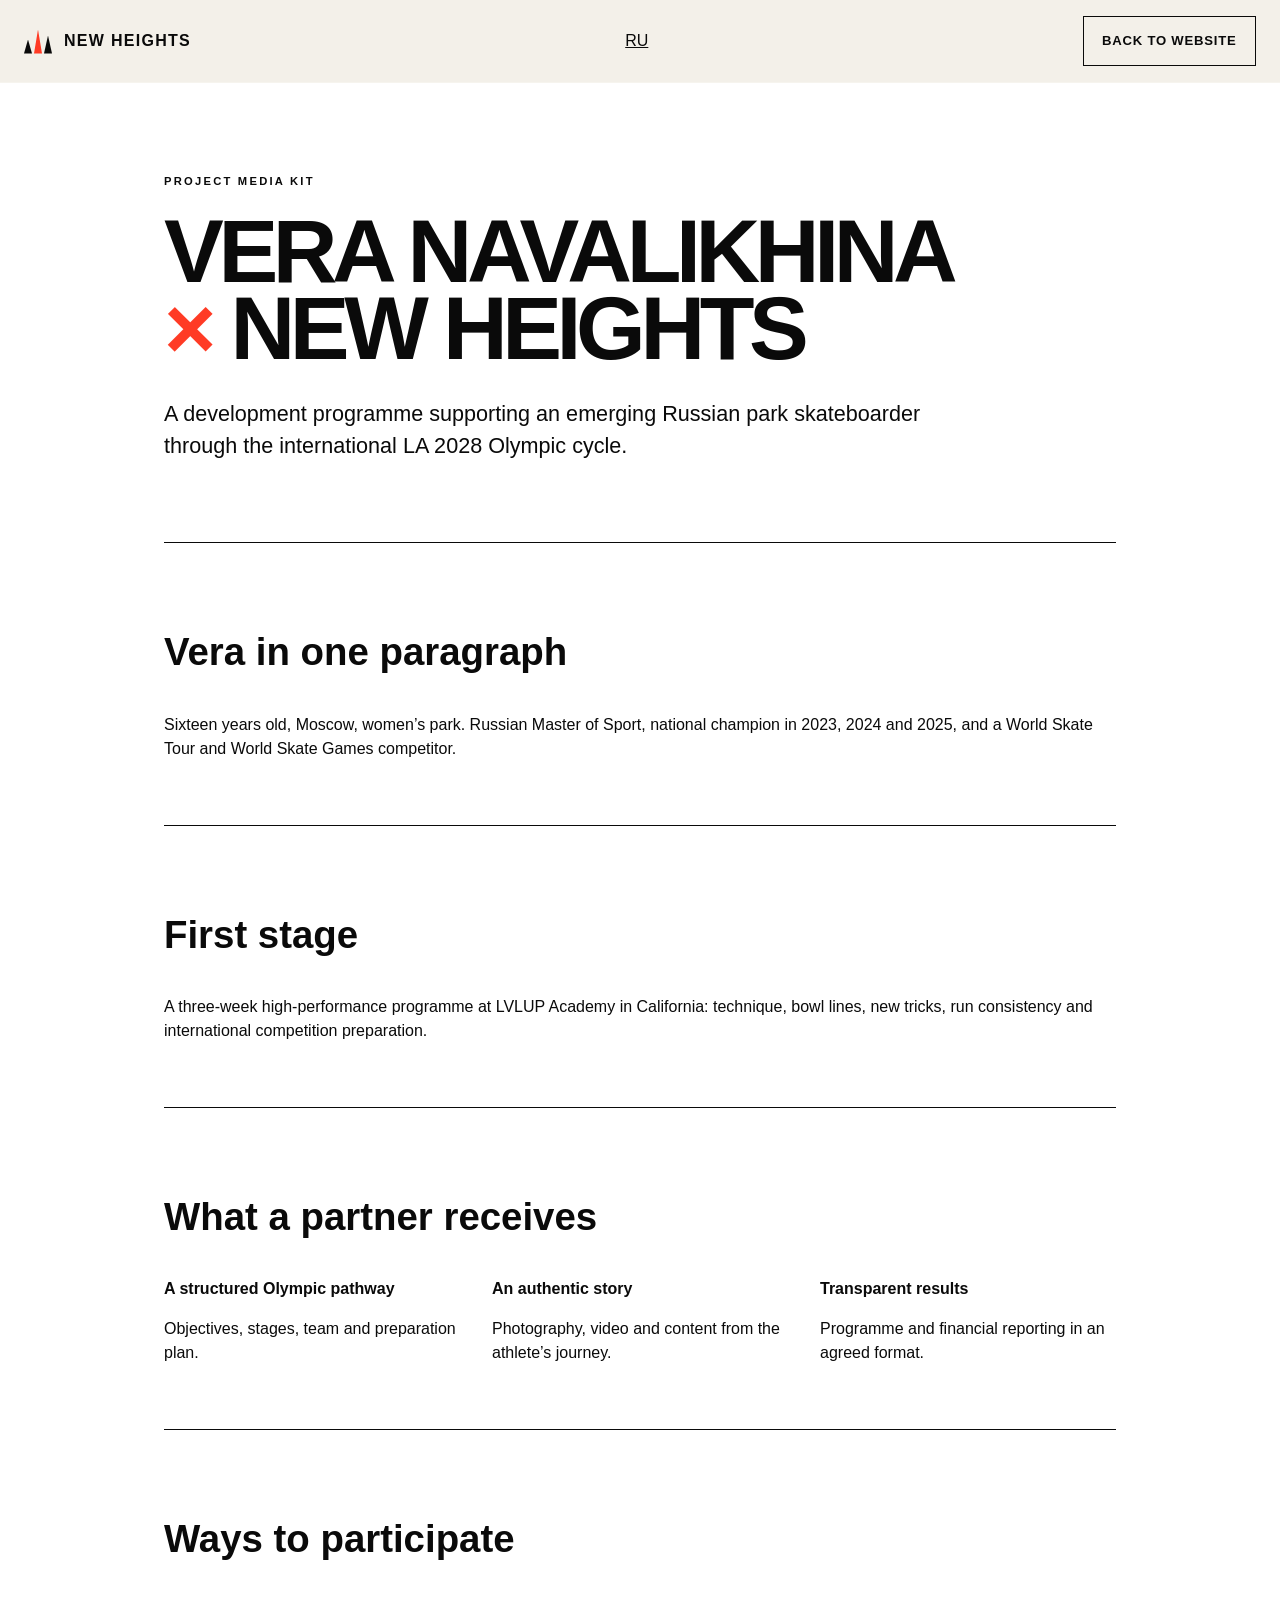
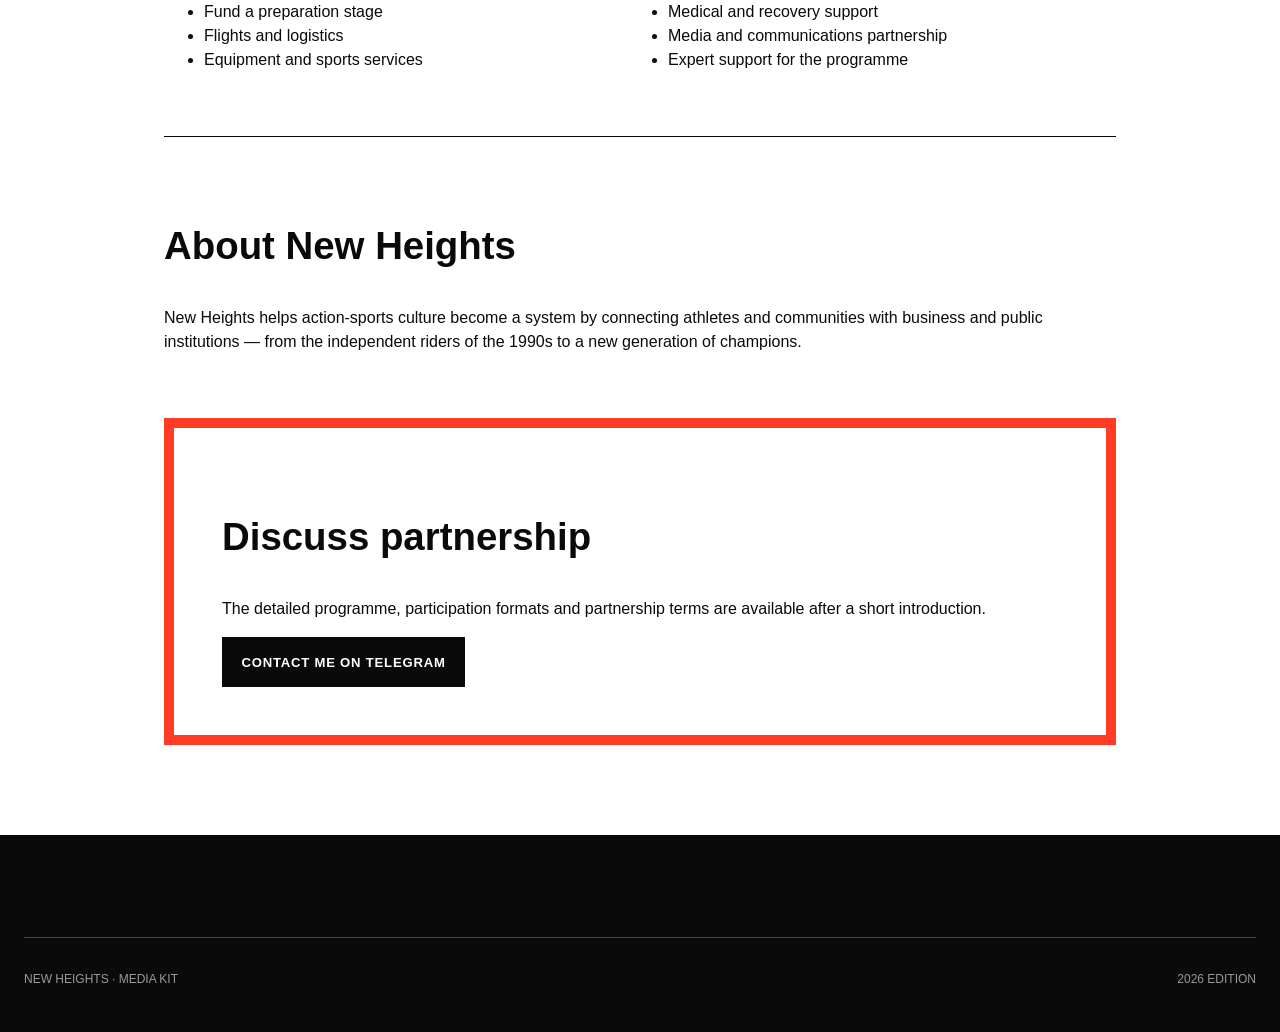
<file: media-kit-en.html>
<!doctype html>
<html lang="en">
<head>
  <meta charset="utf-8"><meta name="viewport" content="width=device-width,initial-scale=1">
  <meta name="description" content="Media kit for New Heights and the programme supporting park skateboarder Vera Navalikhina on her road to LA 2028.">
  <meta name="robots" content="index,follow,max-image-preview:large"><meta name="theme-color" content="#0a0a0a">
  <meta property="og:type" content="website"><meta property="og:locale" content="en_US">
  <meta property="og:title" content="Media Kit — Vera Navalikhina × New Heights"><meta property="og:site_name" content="New Heights">
  <meta property="og:description" content="A partnership programme supporting Vera Navalikhina on her international road to LA 2028.">
  <meta property="og:url" content="https://0036111-lab.github.io/novaya-vysota/media-kit-en.html"><meta property="og:image" content="https://0036111-lab.github.io/novaya-vysota/assets/vera-champion.jpg">
  <meta name="twitter:card" content="summary_large_image"><meta name="twitter:title" content="Media Kit — Vera Navalikhina × New Heights"><meta name="twitter:description" content="Partnership opportunities on Vera’s road to LA 2028."><meta name="twitter:image" content="https://0036111-lab.github.io/novaya-vysota/assets/vera-champion.jpg">
  <title>Media Kit — Vera Navalikhina × New Heights</title>
  <link rel="canonical" href="https://0036111-lab.github.io/novaya-vysota/media-kit-en.html">
  <link rel="alternate" hreflang="ru" href="https://0036111-lab.github.io/novaya-vysota/media-kit.html"><link rel="alternate" hreflang="en" href="https://0036111-lab.github.io/novaya-vysota/media-kit-en.html"><link rel="alternate" hreflang="x-default" href="https://0036111-lab.github.io/novaya-vysota/media-kit.html">
  <link rel="icon" href="favicon.svg" type="image/svg+xml"><link rel="stylesheet" href="styles.css">
</head>
<body class="media-page">
  <header class="site-header compact"><a class="brand" href="en.html"><span class="brand-mark" aria-hidden="true"><i></i><i></i><i></i></span><span>New Heights</span></a><a href="media-kit.html" lang="ru" hreflang="ru">RU</a><a class="button" href="en.html#partners">Back to website</a></header>
  <main class="media-kit">
    <p class="eyebrow">Project media kit</p><h1>Vera Navalikhina<br><span style="color:var(--red)">×</span> New Heights</h1>
    <p class="media-intro">A development programme supporting an emerging Russian park skateboarder through the international LA 2028 Olympic cycle.</p>
    <section><h2>Vera in one paragraph</h2><p>Sixteen years old, Moscow, women’s park. Russian Master of Sport, national champion in 2023, 2024 and 2025, and a World Skate Tour and World Skate Games competitor.</p></section>
    <section><h2>First stage</h2><p>A three-week high-performance programme at LVLUP Academy in California: technique, bowl lines, new tricks, run consistency and international competition preparation.</p></section>
    <section><h2>What a partner receives</h2><div class="media-grid"><div><strong>A structured Olympic pathway</strong><p>Objectives, stages, team and preparation plan.</p></div><div><strong>An authentic story</strong><p>Photography, video and content from the athlete’s journey.</p></div><div><strong>Transparent results</strong><p>Programme and financial reporting in an agreed format.</p></div></div></section>
    <section><h2>Ways to participate</h2><ul class="media-list"><li>Fund a preparation stage</li><li>Flights and logistics</li><li>Equipment and sports services</li><li>Medical and recovery support</li><li>Media and communications partnership</li><li>Expert support for the programme</li></ul></section>
    <section><h2>About New Heights</h2><p>New Heights helps action-sports culture become a system by connecting athletes and communities with business and public institutions — from the independent riders of the 1990s to a new generation of champions.</p></section>
    <section class="media-next"><h2>Discuss partnership</h2><p>The detailed programme, participation formats and partnership terms are available after a short introduction.</p><a class="button button-dark" href="https://t.me/seedofsense" target="_blank" rel="noreferrer">Contact me on Telegram</a></section>
  </main>
  <footer><div class="footer-meta" style="margin-top:0"><p>New Heights · Media Kit</p><p>2026 edition</p></div></footer>
</body>
</html>
</file>
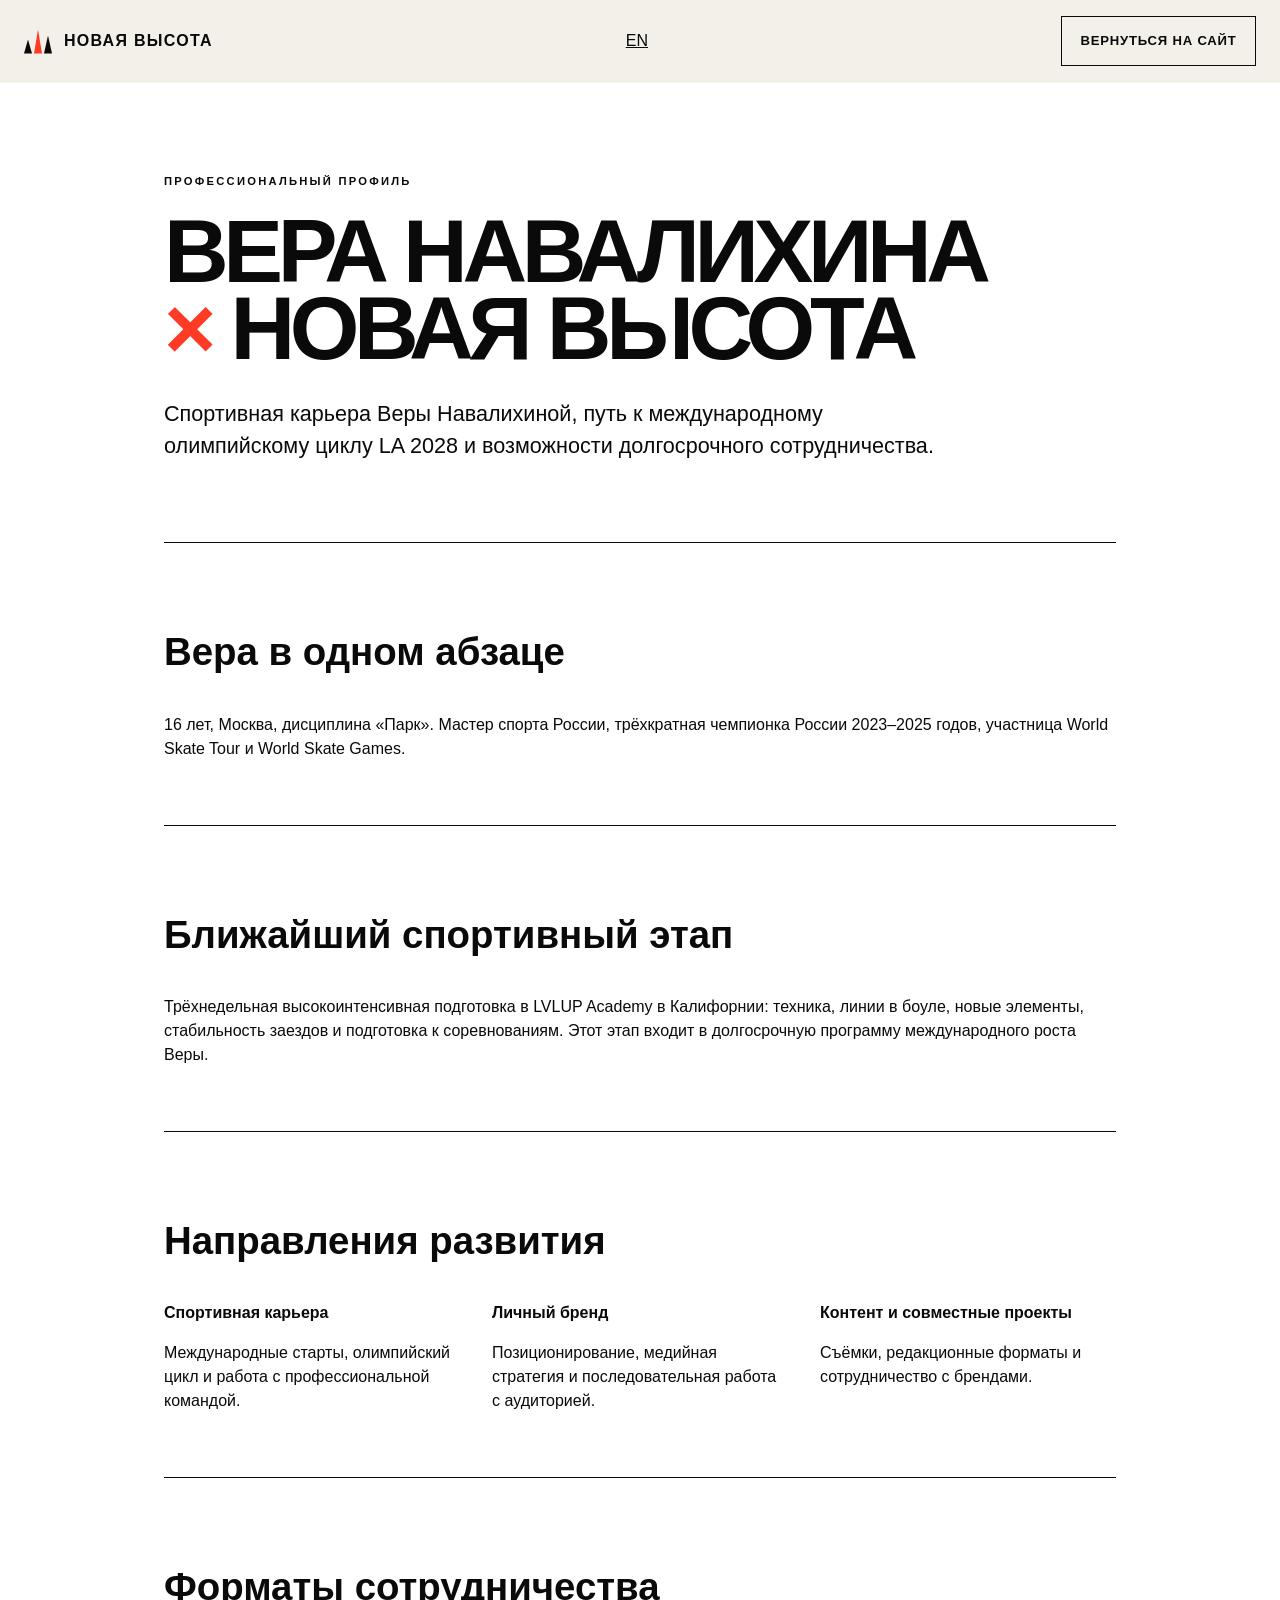
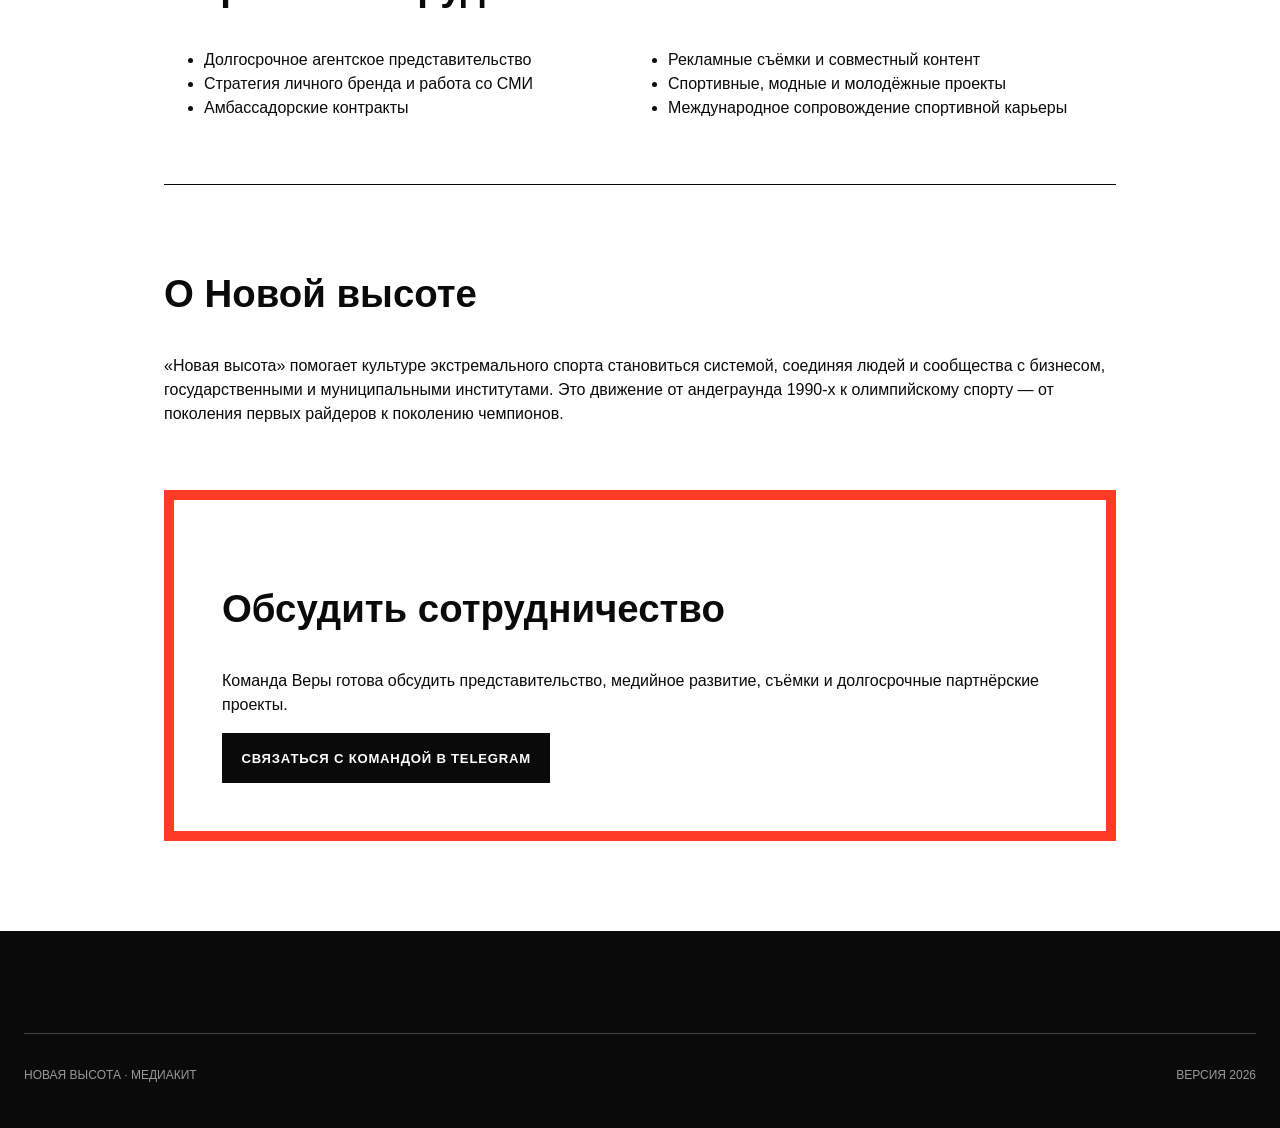
<file: media-kit.html>
<!doctype html>
<html lang="ru">
<head>
  <meta charset="utf-8"><meta name="viewport" content="width=device-width,initial-scale=1">
  <meta name="description" content="Профессиональный профиль скейтбордистки Веры Навалихиной: спортивная карьера, путь к LA 2028 и форматы сотрудничества.">
  <meta name="robots" content="index,follow,max-image-preview:large">
  <meta name="theme-color" content="#0a0a0a">
  <meta property="og:type" content="website">
  <meta property="og:locale" content="ru_RU">
  <meta property="og:title" content="Медиакит — Вера Навалихина и Новая высота">
  <meta property="og:site_name" content="Новая высота">
  <meta property="og:description" content="Спортивная карьера Веры Навалихиной, путь к LA 2028 и возможности сотрудничества с агентствами, брендами и медиа.">
  <meta property="og:url" content="https://0036111-lab.github.io/novaya-vysota/media-kit.html">
  <meta property="og:image" content="https://0036111-lab.github.io/novaya-vysota/assets/vera-champion.jpg">
  <meta name="twitter:card" content="summary_large_image">
  <meta name="twitter:title" content="Медиакит — Вера Навалихина и Новая высота">
  <meta name="twitter:description" content="Профессиональный профиль Веры Навалихиной и форматы сотрудничества.">
  <meta name="twitter:image" content="https://0036111-lab.github.io/novaya-vysota/assets/vera-champion.jpg">
  <title>Медиакит — Вера Навалихина и Новая высота</title>
  <link rel="canonical" href="https://0036111-lab.github.io/novaya-vysota/media-kit.html">
  <link rel="alternate" hreflang="ru" href="https://0036111-lab.github.io/novaya-vysota/media-kit.html">
  <link rel="alternate" hreflang="en" href="https://0036111-lab.github.io/novaya-vysota/media-kit-en.html">
  <link rel="alternate" hreflang="x-default" href="https://0036111-lab.github.io/novaya-vysota/media-kit.html">
  <link rel="icon" href="favicon.svg" type="image/svg+xml"><link rel="stylesheet" href="styles.css">
</head>
<body class="media-page">
  <header class="site-header compact"><a class="brand" href="index.html"><span class="brand-mark" aria-hidden="true"><i></i><i></i><i></i></span><span>Новая высота</span></a><a href="media-kit-en.html" lang="en" hreflang="en">EN</a><a class="button" href="index.html#partners">Вернуться на сайт</a></header>
  <main class="media-kit">
    <p class="eyebrow">Профессиональный профиль</p><h1>Вера Навалихина<br><span style="color:var(--red)">×</span> Новая высота</h1>
    <p class="media-intro">Спортивная карьера Веры Навалихиной, путь к международному олимпийскому циклу LA 2028 и возможности долгосрочного сотрудничества.</p>
    <section><h2>Вера в одном абзаце</h2><p>16 лет, Москва, дисциплина «Парк». Мастер спорта России, трёхкратная чемпионка России 2023–2025 годов, участница World Skate Tour и World Skate Games.</p></section>
    <section><h2>Ближайший спортивный этап</h2><p>Трёхнедельная высокоинтенсивная подготовка в LVLUP Academy в Калифорнии: техника, линии в боуле, новые элементы, стабильность заездов и подготовка к соревнованиям. Этот этап входит в долгосрочную программу международного роста Веры.</p></section>
    <section><h2>Направления развития</h2><div class="media-grid"><div><strong>Спортивная карьера</strong><p>Международные старты, олимпийский цикл и работа с профессиональной командой.</p></div><div><strong>Личный бренд</strong><p>Позиционирование, медийная стратегия и последовательная работа с аудиторией.</p></div><div><strong>Контент и совместные проекты</strong><p>Съёмки, редакционные форматы и сотрудничество с брендами.</p></div></div></section>
    <section><h2>Форматы сотрудничества</h2><ul class="media-list"><li>Долгосрочное агентское представительство</li><li>Стратегия личного бренда и работа со СМИ</li><li>Амбассадорские контракты</li><li>Рекламные съёмки и совместный контент</li><li>Спортивные, модные и молодёжные проекты</li><li>Международное сопровождение спортивной карьеры</li></ul></section>
    <section><h2>О Новой высоте</h2><p>«Новая высота» помогает культуре экстремального спорта становиться системой, соединяя людей и сообщества с бизнесом, государственными и муниципальными институтами. Это движение от андеграунда 1990-х к олимпийскому спорту — от поколения первых райдеров к поколению чемпионов.</p></section>
    <section class="media-next"><h2>Обсудить сотрудничество</h2><p>Команда Веры готова обсудить представительство, медийное развитие, съёмки и долгосрочные партнёрские проекты.</p><a class="button button-dark" href="https://t.me/seedofsense" target="_blank" rel="noreferrer">Связаться с командой в Telegram</a></section>
  </main>
  <footer><div class="footer-meta" style="margin-top:0"><p>Новая высота · медиакит</p><p>Версия 2026</p></div></footer>
</body>
</html>
</file>
<file: styles.css>
:root{--ink:#0a0a0a;--paper:#f3f0e9;--red:#ff3b25;--acid:#d8ff30;--silver:#d9d7d0;--muted:#67645f;--line:rgba(10,10,10,.2);--max:1440px;--pad:max(24px,calc((100vw - var(--max))/2))}*{box-sizing:border-box}html{scroll-behavior:smooth}body{margin:0;background:var(--paper);color:var(--ink);font:16px/1.5 Arial,Helvetica,sans-serif;overflow-x:hidden}body.dialog-open{overflow:hidden}img,video{display:block;max-width:100%}a{color:inherit}button,input,select,textarea{font:inherit}.skip-link{position:fixed;left:1rem;top:-5rem;z-index:200;padding:.8rem 1rem;background:var(--acid);color:#000}.skip-link:focus{top:1rem}.scroll-progress{position:fixed;z-index:110;left:0;top:0;width:0;height:3px;background:var(--red);pointer-events:none}.site-header{position:fixed;z-index:100;top:0;left:0;right:0;display:flex;align-items:center;justify-content:space-between;gap:2rem;padding:1rem var(--pad);color:#fff;border-bottom:1px solid rgba(255,255,255,.22);transition:background .3s,color .3s,transform .3s}.site-header.scrolled{background:rgba(243,240,233,.94);color:var(--ink);border-bottom-color:var(--line);backdrop-filter:blur(18px)}.brand{display:flex;align-items:center;gap:.75rem;font-weight:900;letter-spacing:.08em;text-decoration:none;text-transform:uppercase}.brand-mark{display:flex;align-items:flex-end;gap:2px;width:28px;height:25px}.brand-mark i{display:block;width:8px;background:currentColor;clip-path:polygon(50% 0,100% 100%,0 100%)}.brand-mark i:nth-child(1){height:14px}.brand-mark i:nth-child(2){height:24px;background:var(--red)}.brand-mark i:nth-child(3){height:18px}.site-nav{display:flex;align-items:center;gap:1.7rem}.site-nav a,.site-nav button{padding:0;border:0;background:none;color:inherit;font-size:.76rem;font-weight:900;letter-spacing:.08em;text-decoration:none;text-transform:uppercase;cursor:pointer}.site-nav a:hover,.site-nav button:hover{color:var(--red)}.menu-button{display:none;border:1px solid currentColor;background:transparent;color:inherit;padding:.5rem .8rem}.section-pad{padding:clamp(5rem,9vw,10rem) var(--pad)}.eyebrow{margin:0 0 1.5rem;font-size:.7rem;font-weight:900;letter-spacing:.2em;text-transform:uppercase}.eyebrow.light{color:#fff}.button{display:inline-flex;min-height:50px;align-items:center;justify-content:center;padding:.8rem 1.15rem;border:1px solid var(--ink);font-size:.82rem;font-weight:900;letter-spacing:.06em;text-decoration:none;text-transform:uppercase;cursor:pointer;transition:transform .2s,background .2s,color .2s}.button:hover{transform:translateY(-3px)}.button-accent{background:var(--red);border-color:var(--red);color:#fff}.button-dark{background:var(--ink);color:#fff}.button-glass{background:rgba(255,255,255,.12);border-color:rgba(255,255,255,.65);color:#fff;backdrop-filter:blur(10px)}.large-copy{font-size:clamp(1.2rem,2vw,1.75rem);line-height:1.35}.source-link{display:inline-block;margin-top:1.5rem;font-size:.8rem;font-weight:900;letter-spacing:.06em;text-decoration:none;text-transform:uppercase;border-bottom:1px solid}.source-link:hover{color:var(--red)}.section-dark{background:var(--ink);color:#fff}.section-dark h2 span,.roadmap h2 span,.partnership h2 span,footer h2 span{color:var(--red)}[data-reveal]{opacity:1;transform:none}.reveal-pending{opacity:0;transform:translateY(55px);transition:opacity .8s ease,transform .8s cubic-bezier(.2,.8,.2,1)}.reveal-pending.revealed{opacity:1;transform:none}

.hero{position:relative;min-height:100svh;display:flex;align-items:flex-end;overflow:hidden;padding:9rem var(--pad) 6rem;color:#fff;background:#111}.hero-media,.hero-media-blur,.hero-shade{position:absolute;inset:0}.hero-media{display:grid;place-items:center;overflow:hidden}.hero-media video{position:relative;z-index:2;width:min(44vw,680px);height:100%;object-fit:cover;box-shadow:0 0 90px rgba(0,0,0,.45)}.hero-media-blur{z-index:1;background:url('assets/vera-air.jpg') center/cover;filter:blur(22px) saturate(.75);transform:scale(1.08);opacity:.7}.hero-shade{z-index:3;background:linear-gradient(90deg,rgba(0,0,0,.87) 0%,rgba(0,0,0,.38) 48%,rgba(0,0,0,.4)),linear-gradient(0deg,rgba(0,0,0,.58),transparent 58%)}.hero-topline{position:absolute;z-index:5;top:6.3rem;left:var(--pad);right:var(--pad);display:flex;justify-content:space-between;font-size:.68rem;font-weight:900;letter-spacing:.13em;text-transform:uppercase}.hero-copy{position:relative;z-index:5;max-width:980px}.hero h1{margin:0;font-size:clamp(4.6rem,11.5vw,11rem);line-height:.74;letter-spacing:-.075em;text-transform:uppercase}.hero h1 span{color:var(--red)}.hero-lead{max-width:690px;margin:2rem 0;font-size:clamp(1.05rem,1.8vw,1.45rem)}.hero-actions{display:flex;gap:.8rem;flex-wrap:wrap}.hero-stamp{position:absolute;z-index:5;right:var(--pad);bottom:5.5rem;display:flex;align-items:end;gap:.25rem;color:var(--acid);font-weight:900;transform:rotate(-7deg)}.hero-stamp span{font-size:2rem}.hero-stamp strong{font-size:6rem;line-height:.75}.scroll-cue{position:absolute;z-index:5;right:var(--pad);bottom:1.6rem;display:flex;align-items:center;gap:.8rem;color:#fff;font-size:.65rem;font-weight:900;letter-spacing:.15em;text-decoration:none;text-transform:uppercase}.scroll-cue i{position:relative;width:42px;height:1px;background:#fff}.scroll-cue i::after{content:"";position:absolute;right:0;top:-3px;width:7px;height:7px;border-right:1px solid;border-bottom:1px solid;transform:rotate(-45deg)}

.signal{overflow:hidden;padding:1rem 0;background:var(--acid);border-block:1px solid var(--ink)}.signal-track{display:flex;align-items:center;gap:2rem;width:max-content;animation:ticker 25s linear infinite;font-size:.85rem;font-weight:900;letter-spacing:.12em;text-transform:uppercase}.signal-track i{width:8px;height:8px;background:var(--red);transform:rotate(45deg)}@keyframes ticker{to{transform:translateX(-50%)}}

.profile{display:grid;grid-template-columns:minmax(300px,.8fr) 1.2fr;gap:clamp(3rem,8vw,9rem);align-items:center}.image-frame{position:relative}.image-frame::before{content:"";position:absolute;z-index:-1;inset:-18px 18px 18px -18px;border:9px solid var(--red)}.profile-image img{width:100%;max-height:760px;object-fit:cover;filter:saturate(.82)}.frame-index{position:absolute;right:-1px;bottom:-1px;padding:.65rem .85rem;background:var(--paper);font-size:.7rem;font-weight:900;text-transform:uppercase}.profile h2,.section-intro h2,.academy h2,.platform h2,.founder h2,.faq h2{margin:0;font-size:clamp(3rem,7vw,7rem);line-height:.88;letter-spacing:-.065em;text-transform:uppercase}.profile h2 em,.platform h2 em{color:var(--red);font-style:normal}.profile-copy>p:not(.eyebrow){max-width:720px}.numbers{display:grid;grid-template-columns:repeat(4,1fr);border-block:1px solid var(--ink)}.numbers article{min-height:270px;display:flex;flex-direction:column;justify-content:space-between;padding:1.5rem;border-right:1px solid var(--ink)}.numbers article:last-child{border-right:0}.numbers strong{font-size:clamp(4rem,7vw,7rem);line-height:1;letter-spacing:-.08em}.numbers span{max-width:230px;font-weight:800}
.profile-links{display:flex;gap:1.5rem;flex-wrap:wrap}.featured-video{display:grid;grid-template-columns:minmax(280px,.65fr) minmax(0,1.35fr);gap:clamp(2.5rem,7vw,8rem);align-items:center}.featured-video h2{margin:0;font-size:clamp(3rem,7vw,7rem);line-height:.88;letter-spacing:-.065em;text-transform:uppercase}.featured-video h2 span{color:var(--red)}.featured-video-copy{max-width:620px}.featured-video-note{color:#aaa;font-size:.86rem}.featured-video-player{border:1px solid #3a3a3a;background:#000;box-shadow:0 32px 80px rgba(0,0,0,.38)}.featured-video-player video{width:100%;aspect-ratio:16/9;background:#000}.featured-video-player video::cue{color:#fff;background:rgba(0,0,0,.82);font:700 18px/1.35 Arial,Helvetica,sans-serif}

.story-heading h2{max-width:1100px;margin:0;font-size:clamp(3.2rem,7vw,7.5rem);line-height:.9;letter-spacing:-.065em;text-transform:uppercase}.story-grid{display:grid;grid-template-columns:1.3fr .7fr;align-items:stretch}.story-photo{position:relative;margin:0;overflow:hidden;min-height:720px}.story-photo img{width:100%;height:115%;object-fit:cover;transform:translateY(var(--parallax,0))}.story-photo figcaption,.photo-card figcaption{position:absolute;left:1rem;bottom:1rem;padding:.45rem .65rem;background:var(--acid);color:var(--ink);font-size:.68rem;font-weight:900;letter-spacing:.08em;text-transform:uppercase}.timeline{margin:0;padding:0;list-style:none;border-top:1px solid #3a3a3a}.timeline li{display:grid;grid-template-columns:100px 1fr;gap:1rem;padding:2rem;border-bottom:1px solid #3a3a3a}.timeline time{color:var(--red);font-weight:900}.timeline strong{font-size:1.3rem}.timeline p{margin:.5rem 0;color:#aaa}

.international{display:grid;grid-template-columns:.9fr 1.1fr;gap:5rem}.section-intro{grid-column:1/-1}.photo-stack{position:relative;min-height:770px}.photo-card{position:absolute;margin:0;background:#fff;box-shadow:0 30px 70px rgba(0,0,0,.18)}.photo-card img{width:100%;height:100%;object-fit:cover}.card-back{left:0;top:4rem;width:82%;height:430px;transform:rotate(-4deg)}.card-front{right:1rem;bottom:0;width:48%;height:570px;transform:rotate(4deg)}.result-list{align-self:center;border-top:1px solid var(--ink)}.result-list div{display:grid;gap:.4rem;padding:1.7rem 0;border-bottom:1px solid var(--ink)}.result-list span{color:var(--red);font-size:.7rem;font-weight:900;letter-spacing:.12em;text-transform:uppercase}.result-list strong{font-size:1.6rem}.result-list small{color:var(--muted)}

.roadmap{display:grid;grid-template-columns:1.05fr .95fr;background:var(--ink);color:#fff}.roadmap-visual{position:sticky;top:0;align-self:start;height:100vh;overflow:hidden}.roadmap-visual::after{content:"";position:absolute;inset:0;background:linear-gradient(0deg,rgba(0,0,0,.65),transparent 60%)}.roadmap-visual img{width:100%;height:100%;object-fit:cover;filter:saturate(.8)}.roadmap-word{position:absolute;z-index:2;left:1rem;bottom:-.1em;color:var(--acid);font-size:clamp(5rem,12vw,12rem);font-weight:900;line-height:.8;letter-spacing:-.09em}.roadmap-content{padding-left:clamp(2rem,5vw,7rem);padding-right:clamp(2rem,5vw,7rem)}.roadmap h2{margin:0;font-size:clamp(4rem,7vw,8rem);line-height:.82;letter-spacing:-.075em;text-transform:uppercase}.roadmap-content>.large-copy{max-width:660px;color:#d5d5d1}.route{margin:3rem 0 0;padding:0;list-style:none;border-top:1px solid #505050}.route li{display:grid;grid-template-columns:55px 1fr;gap:1rem;padding:1.4rem 0;border-bottom:1px solid #505050}.route li>span{color:var(--red);font-weight:900}.route strong{font-size:1.2rem}.route p{margin:.35rem 0;color:#aaa}
.ranking-track{margin:3.5rem 0 0;padding:0;list-style:none;border-top:1px solid #505050}.ranking-track li{display:grid;grid-template-columns:110px minmax(0,1fr);gap:.2rem 1rem;align-items:baseline;padding:1.25rem 0;border-bottom:1px solid #505050}.ranking-track strong{grid-row:1/3;color:var(--acid);font-size:clamp(2.4rem,4vw,4.5rem);line-height:.85;letter-spacing:-.06em}.ranking-track span{font-size:1.05rem;font-weight:900;text-transform:uppercase}.ranking-track small{color:#aaa}.ranking-track .ranking-goal strong{color:var(--red);font-size:clamp(2rem,3.6vw,4rem)}
.preparation{overflow:hidden;background:#e8e4dc}.preparation-heading{display:grid;grid-template-columns:minmax(280px,.75fr) 1.25fr;gap:2rem 5vw;align-items:end;margin-bottom:3rem}.preparation-heading .eyebrow{grid-column:1/-1;margin-bottom:0}.preparation-heading h2{margin:0;font-size:clamp(3.5rem,7vw,8rem);line-height:.84;letter-spacing:-.07em;text-transform:uppercase}.preparation-heading h2 em{color:var(--red);font-family:Georgia,serif;font-weight:400;text-transform:none}.preparation-heading>p:last-child{max-width:620px;margin:0;font-size:1.15rem}.training-legend{display:flex;gap:.65rem 1.5rem;align-items:center;flex-wrap:wrap;margin:0 0 1.5rem;padding:1rem 0;border-top:1px solid var(--ink);border-bottom:1px solid var(--ink)}.training-legend span{display:inline-flex;align-items:center;gap:.55rem;font-size:.72rem;font-weight:900;letter-spacing:.08em;text-transform:uppercase}.training-legend i{width:18px;height:18px;border:1px solid var(--ink);border-radius:50%}.legend-prep i{background:#38b66c}.legend-comp i{background:var(--red)}.legend-milestone i{background:var(--ink)}.training-line{position:relative;display:grid;grid-template-columns:repeat(15,minmax(230px,1fr));gap:0;overflow-x:auto;padding:58px 0 28px;scroll-snap-type:x proximity;scrollbar-color:var(--red) transparent}.training-point{position:relative;min-height:300px;padding:72px 24px 24px;border-left:1px solid rgba(10,10,10,.28);background-color:#fff;background-image:linear-gradient(var(--ink),var(--ink));background-position:left 30px;background-repeat:no-repeat;background-size:100% 3px;scroll-snap-align:start}.training-point:last-child{border-right:1px solid rgba(10,10,10,.28)}.training-point::before{content:"";position:absolute;z-index:2;left:20px;top:21px;width:18px;height:18px;border:5px solid #fff;border-radius:50%;background:var(--ink)}.training-point.season-start::after{content:attr(data-season);position:absolute;left:18px;top:-42px;padding:.25rem .5rem;background:var(--ink);color:#fff;font-size:.68rem;font-weight:900;letter-spacing:.11em;text-transform:uppercase}.point-kind{display:inline-block;margin:0 0 1.2rem;padding:.35rem .5rem;border:1px solid currentColor;font-size:.62rem;line-height:1;letter-spacing:.1em;text-transform:uppercase}.training-point time,.training-point>span{display:block;font-size:.7rem;font-weight:900;letter-spacing:.1em;text-transform:uppercase}.training-point>span{margin-top:.35rem}.training-point h3{margin:1.6rem 0 .4rem;font-size:1.45rem;line-height:1.05}.training-point p{margin:0;color:var(--muted)}.training-point.camp,.training-point.rollout{background-color:#dff5e7}.training-point.camp::before,.training-point.rollout::before{background:#1f9d55;border-color:#dff5e7}.training-point.camp .point-kind,.training-point.rollout .point-kind,.training-point.camp>span,.training-point.rollout>span{color:#14733d}.training-point.start{background-color:#ffe3df}.training-point.start::before{background:var(--red);border-color:#ffe3df}.training-point.start .point-kind,.training-point.start>span{color:#d72514}.training-point.checkpoint{background-color:#eeeae2}.training-point.checkpoint::before{background:var(--ink);border-color:#eeeae2}.training-point.checkpoint .point-kind{color:var(--ink)}.training-point.final{background-color:var(--red);background-image:linear-gradient(#fff,#fff);color:#fff}.training-point.final::before{background:#fff;border-color:var(--red)}.training-point.final .point-kind,.training-point.final>span{color:#fff}.training-point.final p{color:#fff}.calendar-note{max-width:840px;margin:1.5rem 0 0;color:var(--muted);font-size:.78rem}

.academy{display:grid;grid-template-columns:1fr .85fr;gap:clamp(4rem,9vw,10rem);align-items:center}.academy-copy>p:not(.eyebrow){max-width:720px}.academy-actions{display:flex;align-items:center;gap:1.2rem;flex-wrap:wrap;margin-top:2rem}.academy-proof{position:relative}.academy-proof::before{content:"";position:absolute;z-index:-1;inset:-24px 28px 28px -24px;background:var(--red);transform:rotate(-3deg)}.mail-window{padding:1.5rem;background:#fff;border:1px solid var(--ink);box-shadow:0 35px 80px rgba(0,0,0,.2);transform:rotate(2deg)}.mail-bar{display:flex;align-items:center;gap:.45rem;padding-bottom:1rem;border-bottom:1px solid var(--line);font-size:.72rem;font-weight:900;text-transform:uppercase}.mail-bar i{width:10px;height:10px;border-radius:50%;background:var(--silver)}.mail-bar i:first-child{background:var(--red)}.mail-bar span{margin-left:auto}.mail-window blockquote{margin:3rem 1rem;font:700 clamp(1.6rem,3vw,3rem)/1.12 Georgia,serif}.mail-window>p{color:var(--muted);font-size:.78rem}.proof-note{margin-top:2rem;font-size:.78rem;color:var(--muted)}
.coach-fact{max-width:720px;margin-top:2rem;padding:1.4rem;border-left:7px solid var(--red);background:#fff}.coach-fact strong{font-size:1.25rem}.coach-fact p{margin:.45rem 0}.coach-fact a{font-size:.72rem;font-weight:900;letter-spacing:.07em;text-transform:uppercase}

.partnership{display:grid;grid-template-columns:.7fr 1.3fr}.partnership-photo{min-height:850px}.partnership-photo img{width:100%;height:100%;object-fit:cover;filter:saturate(.75) contrast(1.05)}.partnership-copy{align-self:center}.partnership h2{margin:0;font-size:clamp(3.6rem,7vw,8rem);line-height:.84;letter-spacing:-.07em;text-transform:uppercase}.partnership .large-copy{max-width:780px;color:#ccc}.partner-benefits{max-width:800px;margin:3rem 0;border-top:1px solid #555}.partner-benefits div{display:grid;grid-template-columns:55px 1fr;padding:1rem 0;border-bottom:1px solid #555}.partner-benefits span{color:var(--red);font-weight:900}.partner-benefits p{margin:0}
.supported{display:grid;grid-template-columns:1fr auto;gap:3rem 6vw;align-items:end;background:var(--acid)}.supported-heading h2{margin:0;font-size:clamp(3.5rem,6vw,7rem);line-height:.85;letter-spacing:-.07em;text-transform:uppercase}.supported-heading h2 em{font-family:Georgia,serif;font-weight:400;text-transform:none}.supported-cta{grid-column:2;justify-self:end}

.platform{display:grid;grid-template-columns:1fr 1fr;gap:4rem}.platform .section-intro{grid-column:1/-1}.platform-copy{max-width:720px;grid-column:2}.platform-grid{grid-column:1/-1;display:grid;grid-template-columns:repeat(3,1fr);border:1px solid var(--ink)}.platform-grid article{min-height:360px;display:flex;flex-direction:column;padding:1.5rem;border-right:1px solid var(--ink);transition:background .25s,color .25s}.platform-grid article:last-child{border-right:0}.platform-grid article:hover{background:var(--ink);color:#fff}.platform-grid span{color:var(--red);font-weight:900}.platform-grid h3{margin:auto 0 1rem;font-size:2rem}.platform-grid p{max-width:320px;margin:0;color:var(--muted)}.platform-grid article:hover p{color:#bbb}

.founder{display:grid;grid-template-columns:.8fr 1.2fr;min-height:700px;background:var(--acid)}.founder-mark{display:grid;place-content:center;grid-template-columns:auto auto;overflow:hidden;background:var(--red);color:#fff;font-size:clamp(9rem,22vw,22rem);font-weight:900;line-height:.75;letter-spacing:-.18em}.founder-mark strong{color:var(--acid)}.founder-copy{align-self:center;padding:clamp(3rem,8vw,9rem)}.founder-copy p:not(.eyebrow){max-width:620px;font-size:1.2rem}.faq{display:grid;grid-template-columns:.6fr 1.4fr;gap:6rem}.accordion{border-top:1px solid var(--ink)}.accordion details{border-bottom:1px solid var(--ink)}.accordion summary{position:relative;padding:1.5rem 3rem 1.5rem 0;font-size:1.25rem;font-weight:900;cursor:pointer;list-style:none}.accordion summary::after{content:"+";position:absolute;right:.5rem;font-size:1.7rem}.accordion details[open] summary::after{content:"−"}.accordion p{max-width:720px;padding:0 3rem 1.5rem 0;color:var(--muted)}

footer{padding:clamp(4rem,8vw,8rem) var(--pad) 2rem;background:var(--ink);color:#fff}.footer-main{display:grid;grid-template-columns:.4fr 1fr auto;gap:3rem;align-items:start}.footer-brand .brand-mark i{background:#fff}.footer-brand .brand-mark i:nth-child(2){background:var(--red)}footer h2{margin:0;font-size:clamp(3.5rem,8vw,8rem);line-height:.83;letter-spacing:-.07em;text-transform:uppercase}.footer-meta{display:flex;justify-content:space-between;margin-top:7rem;padding-top:1.2rem;border-top:1px solid #444;color:#999;font-size:.75rem;text-transform:uppercase}

.partner-dialog{position:fixed;z-index:201;left:50%;top:50%;transform:translate(-50%,-50%);width:min(760px,calc(100% - 30px));max-height:92vh;overflow:auto;padding:2.5rem;border:0;background:var(--paper);box-shadow:0 30px 100px rgba(0,0,0,.55)}.partner-dialog[hidden]{display:none}body.dialog-open::before{content:"";position:fixed;z-index:200;inset:0;background:rgba(0,0,0,.82);backdrop-filter:blur(8px)}.dialog-close{position:absolute;right:1.5rem;top:1rem;border:0;background:transparent;font-size:2.3rem;cursor:pointer}.partner-dialog h2{margin:.2rem 0 1rem;font-size:clamp(2.5rem,6vw,5rem);line-height:.9;letter-spacing:-.06em;text-transform:uppercase}.partner-dialog>p:not(.eyebrow){max-width:620px}.partner-dialog form{display:grid;gap:1rem;margin-top:2rem}.form-row{display:grid;grid-template-columns:1fr 1fr;gap:1rem}.partner-dialog label{display:grid;gap:.35rem;font-size:.78rem;font-weight:900;text-transform:uppercase}.partner-dialog input,.partner-dialog select,.partner-dialog textarea{width:100%;padding:.9rem;border:1px solid #888;border-radius:0;background:#fff;color:#000}.partner-dialog input:focus,.partner-dialog select:focus,.partner-dialog textarea:focus{outline:3px solid var(--acid);border-color:#000}.partner-dialog .consent{display:flex;grid-template-columns:20px 1fr;align-items:start;text-transform:none;font-weight:400}.consent input{width:18px;height:18px}.form-note{margin:0;color:var(--muted);font-size:.75rem}.form-result{margin:0;font-weight:900}.form-result.error{color:#b00020}.form-result.success{color:#176a38}

.media-page{background:#fff}.site-header.compact{position:relative;background:var(--paper);color:var(--ink)}.media-kit{max-width:1000px;margin:auto;padding:7vw 24px}.media-kit h1{margin:0;font-size:clamp(3rem,7vw,7rem);line-height:.85;letter-spacing:-.06em;text-transform:uppercase}.media-intro{max-width:780px;margin:2rem 0 5rem;font-size:1.35rem}.media-kit section{padding:3rem 0;border-top:1px solid var(--ink)}.media-kit h2{font-size:2.4rem}.media-grid{display:grid;grid-template-columns:repeat(3,1fr);gap:2rem}.media-list{columns:2}.media-next{padding:3rem!important;border:10px solid var(--red)!important}

@media(max-width:1000px){.hero-media video{width:62vw}.profile,.academy{grid-template-columns:1fr 1fr;gap:3rem}.featured-video{grid-template-columns:1fr}.numbers{grid-template-columns:1fr 1fr}.numbers article:nth-child(2){border-right:0}.numbers article:nth-child(-n+2){border-bottom:1px solid}.story-grid,.roadmap,.partnership,.supported{grid-template-columns:1fr}.story-photo{min-height:520px}.roadmap-visual{position:relative;height:68vw;min-height:520px}.partnership-photo{height:80vw;min-height:600px}.international{gap:2rem}.photo-stack{min-height:650px}.supported-cta{grid-column:1}.footer-main{grid-template-columns:1fr}.footer-main .button{width:max-content}}
@media(max-width:760px){.site-header{padding:.9rem 20px}.menu-button{display:block}.site-nav{display:none;position:absolute;left:0;right:0;top:100%;align-items:stretch;padding:1.2rem 20px;background:var(--paper);color:var(--ink);border-bottom:1px solid var(--ink);flex-direction:column}.site-nav.open{display:flex}.site-nav a,.site-nav button{text-align:left}.hero{padding:8rem 20px 5rem}.hero-media video{width:100%;height:100%}.hero-media-blur{display:none}.hero-shade{background:linear-gradient(0deg,rgba(0,0,0,.85),rgba(0,0,0,.05) 70%),linear-gradient(90deg,rgba(0,0,0,.35),transparent)}.hero-topline{left:20px;right:20px;top:5rem}.hero-topline span:last-child{display:none}.hero h1{font-size:clamp(4rem,19vw,7rem)}.hero-stamp{right:20px;bottom:3.8rem}.hero-stamp strong{font-size:4rem}.scroll-cue{display:none}.section-pad{padding:5.5rem 20px}.profile,.international,.academy,.platform,.founder,.faq{grid-template-columns:1fr}.profile{gap:4rem}.profile-image{width:82%;margin-left:auto}.numbers article{min-height:220px}.story-heading h2{font-size:3.5rem}.timeline li{grid-template-columns:80px 1fr;padding:1.4rem 20px}.international .section-intro,.platform .section-intro,.platform-copy,.platform-grid{grid-column:auto}.photo-stack{min-height:580px}.card-back{width:92%;height:330px}.card-front{width:55%;height:430px}.roadmap-content{padding:5.5rem 20px}.roadmap h2{font-size:4rem}.academy-proof{margin:3rem 20px}.partnership-copy{padding:5.5rem 20px}.partnership h2{font-size:3.8rem}.platform-grid{grid-template-columns:1fr}.platform-grid article{min-height:230px;border-right:0;border-bottom:1px solid}.platform-grid article:last-child{border-bottom:0}.founder-mark{min-height:420px}.founder-copy{padding:5rem 20px}.faq{gap:3rem}.footer-meta{flex-direction:column}.form-row{grid-template-columns:1fr}.media-grid{grid-template-columns:1fr}.media-list{columns:1}}
@media(max-width:480px){.hero h1{font-size:13.5vw;line-height:.8}.hero-lead{font-size:1rem}.hero-actions .button{width:100%}.hero-stamp{display:none}.numbers{grid-template-columns:1fr}.numbers article{min-height:180px;border-right:0;border-bottom:1px solid}.numbers article:nth-child(2){border-bottom:1px solid}.numbers article:last-child{border-bottom:0}.profile h2,.section-intro h2,.academy h2,.platform h2,.founder h2,.faq h2{font-size:2.8rem}.story-heading h2{font-size:2.8rem}.story-photo{min-height:360px}.photo-stack{min-height:500px}.card-back{height:270px}.card-front{height:360px}.roadmap-visual{min-height:420px}.roadmap h2,.partnership h2{font-size:3.2rem}.mail-window{padding:1rem}.mail-window blockquote{margin:2rem .2rem}.partner-dialog{padding:1.4rem}.footer-main .button{width:100%}}

@media(max-width:760px){.preparation-heading{grid-template-columns:1fr}.preparation-heading .eyebrow{grid-column:auto}.preparation-heading h2{font-size:3.2rem}.training-line{margin-right:-20px}.ranking-track li{grid-template-columns:92px minmax(0,1fr)}.logo-grid{grid-template-columns:1fr}.logo-slot{min-height:170px}.supported-cta{width:100%}}

/* Olympic story and editorial refinements */
.story-lead{max-width:760px;margin:2rem 0 0;color:#b9b9b4;font-size:clamp(1.15rem,2vw,1.7rem)}
.olympic{background:var(--acid)}
.olympic-intro{display:grid;grid-template-columns:1fr 1.4fr;gap:2rem 5rem;align-items:end}
.olympic-intro .eyebrow{grid-column:1/-1}
.olympic-intro h2{margin:0;font-size:clamp(3.2rem,7vw,7.5rem);line-height:.86;letter-spacing:-.065em;text-transform:uppercase}
.olympic-intro h2 span{color:var(--red)}
.olympic-history{display:grid;grid-template-columns:repeat(4,1fr);margin-top:5rem;border:1px solid var(--ink)}
.olympic-history article{min-height:390px;display:flex;flex-direction:column;padding:1.5rem;border-right:1px solid var(--ink)}
.olympic-history article:last-child{border-right:0}
.olympic-history time{color:var(--red);font-weight:900;letter-spacing:.06em;text-transform:uppercase}
.olympic-history h3{margin:auto 0 1rem;font-size:1.65rem;line-height:1.05}
.olympic-history p{margin:0 0 1rem}
.olympic-history a{font-size:.75rem;font-weight:900;text-transform:uppercase}
.olympic-focus{background:var(--ink);color:#fff}
.olympic-vera{max-width:1000px;margin:clamp(4rem,8vw,8rem) 0 0 auto;padding-left:clamp(0rem,10vw,10rem)}
.olympic-vera h3{margin:.5rem 0 2rem;font-size:clamp(2.5rem,5vw,5.5rem);line-height:.92;letter-spacing:-.05em;text-transform:uppercase}
.olympic-vera p:not(.eyebrow){max-width:760px;font-size:1.2rem}
.partnership-photo img{object-position:50% 8%}
.platform-copy{font-size:1.08rem}
.platform-sources{display:flex;flex-wrap:wrap;gap:0 1.5rem}
.family-archive{grid-column:1/-1;display:grid;grid-template-columns:repeat(12,minmax(0,1fr));gap:clamp(1rem,2vw,2rem);margin-top:clamp(2rem,5vw,5rem)}
.family-photo{position:relative;margin:0;overflow:hidden;background:#151515}
.family-photo img{width:100%;height:100%;object-fit:cover;transition:transform .8s cubic-bezier(.2,.8,.2,1)}
.family-photo:hover img{transform:scale(1.025)}
.family-photo figcaption{position:absolute;left:1rem;bottom:1rem;max-width:calc(100% - 2rem);padding:.55rem .7rem;background:var(--acid);color:var(--ink);font-size:.68rem;font-weight:900;letter-spacing:.08em;text-transform:uppercase}
.family-photo-now{grid-column:1/span 7;aspect-ratio:1.3}
.family-photo-magazine{grid-column:8/span 5;aspect-ratio:.92}
.family-photo-magazine img{object-fit:contain}
.family-photo-smol{grid-column:1/span 4;aspect-ratio:.58}
.family-photo-childhood{grid-column:5/span 8;aspect-ratio:1.55}
.partnership>*{min-width:0!important}
.partnership-copy{max-width:100%;overflow:hidden}
.partnership h2,.partnership h2 span{max-width:100%;overflow-wrap:anywhere}
.partner-benefits div{grid-template-columns:55px minmax(0,1fr)}
.partner-benefits p{min-width:0;overflow-wrap:break-word}
@media(max-width:1000px){.olympic-history{grid-template-columns:1fr 1fr}.olympic-history article{border-bottom:1px solid var(--ink)}.olympic-history article:nth-child(2){border-right:0}.olympic-history article:nth-child(n+3){border-bottom:0}}
@media(max-width:760px){.olympic-intro{grid-template-columns:1fr}.olympic-intro .eyebrow{grid-column:auto}.olympic-history{grid-template-columns:1fr}.olympic-history article{min-height:300px;border-right:0;border-bottom:1px solid var(--ink)!important}.olympic-history article:last-child{border-bottom:0!important}.olympic-vera{padding-left:0}.olympic-vera h3{font-size:3rem}.partnership h2{font-size:clamp(2.35rem,10.5vw,3.25rem);line-height:.9}.partnership h2,.partnership h2 span{overflow-wrap:normal;word-break:normal}.partnership .large-copy{font-size:1.1rem}.partner-benefits div{grid-template-columns:52px minmax(0,1fr)}}
@media(max-width:760px){.international>*,.olympic-intro>*{min-width:0}.international h2,.olympic h2{max-width:100%;overflow-wrap:anywhere}}
@media(max-width:760px){.family-archive{grid-template-columns:1fr}.family-photo{grid-column:auto;aspect-ratio:auto}.family-photo img{height:auto;object-fit:contain}.family-photo figcaption{position:static;display:block}}

/* Project team */
.team{background:var(--ink);color:#fff}
.team-intro{display:grid;grid-template-columns:.7fr 1.3fr;gap:3rem;align-items:end}
.team-intro .eyebrow{align-self:start}
.team-intro h2{margin:0;font-size:clamp(4rem,8vw,9rem);line-height:.82;letter-spacing:-.07em;text-transform:uppercase}
.team-grid{display:grid;grid-template-columns:1fr 1fr;margin-top:5rem;border:1px solid #555}
.team-person{min-height:560px;display:flex;flex-direction:column;padding:2rem;border-right:1px solid #555}
.team-person:last-child{border-right:0}
.team-person>span{color:var(--red);font-weight:900}
.team-person h3{margin:auto 0 2rem;font-size:clamp(3rem,6vw,6.5rem);line-height:.84;letter-spacing:-.06em;text-transform:uppercase}
.team-person p{max-width:600px;font-size:1.2rem;color:#c6c6c1}
.team-person-accent{background:var(--acid);color:var(--ink)}
.team-person-accent p{color:#242421}
.team-contacts{display:flex;flex-wrap:wrap;gap:.8rem 1.5rem;margin-top:1rem}
.team-contacts a{font-size:.82rem;font-weight:900;letter-spacing:.05em;text-transform:uppercase;text-underline-offset:.3rem}
@media(max-width:1000px){.team-intro{grid-template-columns:1fr}.team-grid{grid-template-columns:1fr;margin-top:3rem}.team-person{min-height:430px;border-right:0;border-bottom:1px solid #555}.team-person:last-child{border-bottom:0}.team-person h3{font-size:clamp(3.2rem,12vw,5.5rem)}}
@media(prefers-reduced-motion:reduce){html{scroll-behavior:auto}*,*::before,*::after{animation:none!important;transition:none!important}[data-reveal]{opacity:1;transform:none}.story-photo img{transform:none}.hero-media video{display:none}.hero-media{background:url('assets/vera-air.jpg') center/cover}}
section[id]{scroll-margin-top:72px}
</file>
